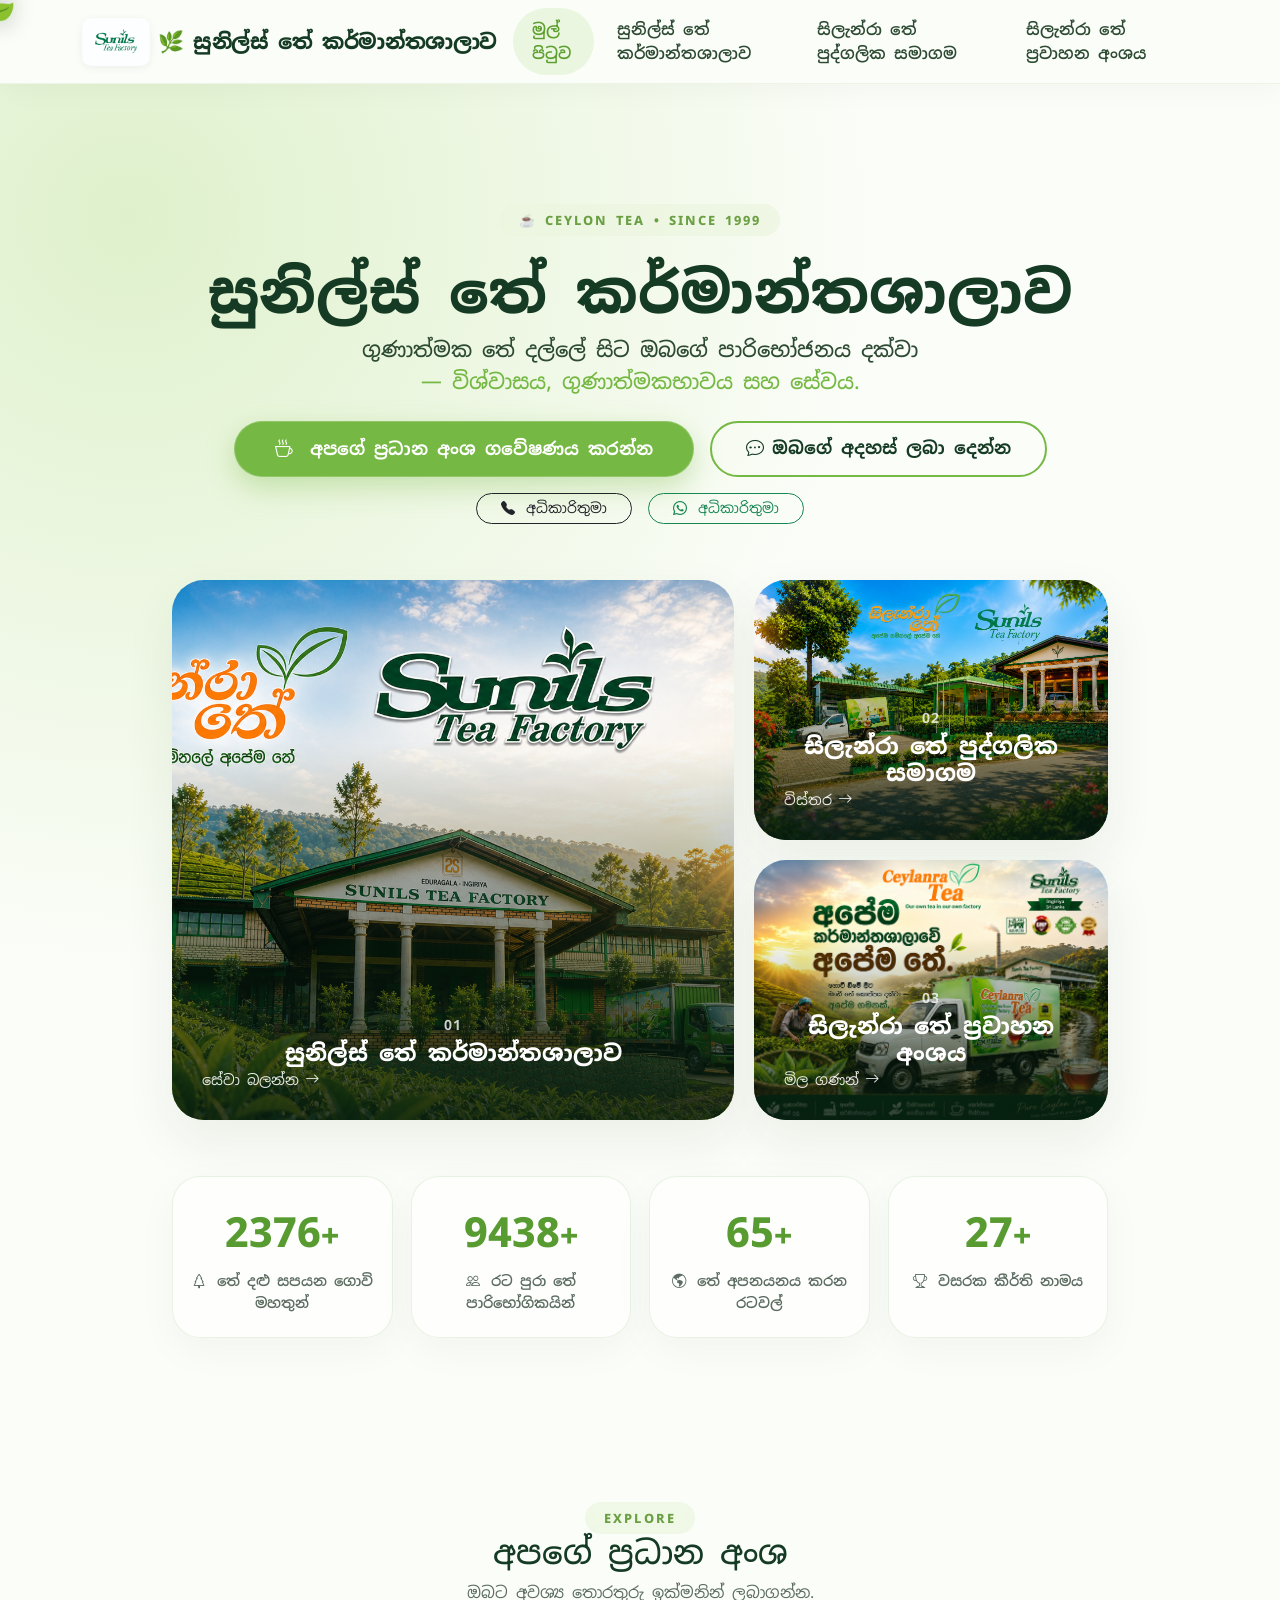
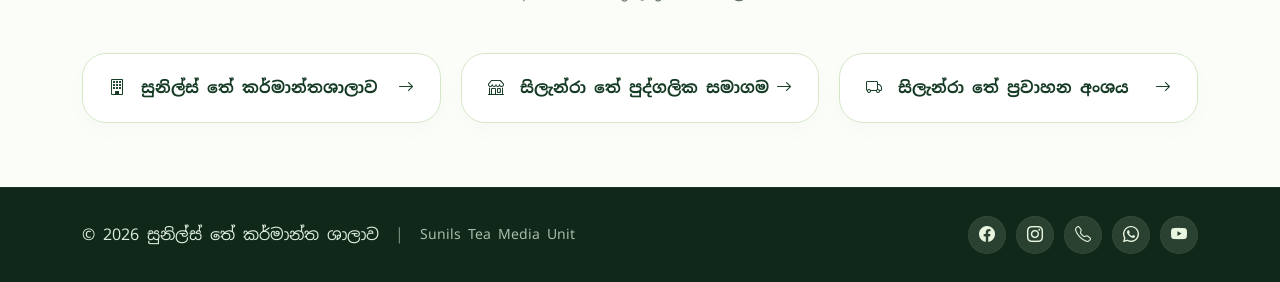
<file: index.html>
<!doctype html>
<html lang="si">
<head>
    <meta charset="utf-8">
    <meta name="viewport" content="width=device-width, initial-scale=1">
    <title>සුනිල්ස් තේ කර්මාන්ත ශාලාව</title>

    <!-- Bootstrap 5 + Icons -->
    <link href="https://cdn.jsdelivr.net/npm/bootstrap@5.3.3/dist/css/bootstrap.min.css" rel="stylesheet">
    <link rel="stylesheet" href="https://cdn.jsdelivr.net/npm/bootstrap-icons@1.11.3/font/bootstrap-icons.min.css">

    <!-- Google Font (Sinhala) -->
    <link href="https://fonts.googleapis.com/css2?family=Noto+Sans+Sinhala:wght@400;500;600;700;800&display=swap" rel="stylesheet">

    <style>
        /* ----- ROOT VARIABLES ----- */
        :root {
            --leaf: #75b843;
            --deep: #163b25;
            --mint: #eaf6df;
            --ink: #173126;
            --cream: #fbfdf8;
            --gold: #d4a843;
        }

        * {
            margin: 0;
            padding: 0;
            box-sizing: border-box;
        }

        body {
            font-family: "Noto Sans Sinhala", sans-serif;
            background: var(--cream);
            color: var(--ink);
            overflow-x: hidden;
            cursor: none;
            /* Hide default cursor */;
        }

        /* ----- CUSTOM CURSOR (🍃) ----- */
        #cursor-leaf {
            position: fixed;
            font-size: 2.4rem;
            pointer-events: none;
            z-index: 99999;
            filter: drop-shadow(0 4px 10px rgba(0, 40, 0, 0.25));
            transform: translate(-50%, -50%);
            transition: transform 0.08s ease;
        }

        /* ----- TRAIL LEAVES (follow cursor with wind) ----- */
        .trail-leaf {
            position: fixed;
            pointer-events: none;
            z-index: 9999;
            font-size: 1.2rem;
            opacity: 0.8;
            transform: translate(-50%, -50%);
            filter: drop-shadow(0 2px 6px rgba(0, 0, 0, 0.15));
            will-change: transform;
        }

        /* ----- FALLING LEAVES (top to bottom) ----- */
        .falling-leaf {
            position: fixed;
            top: -60px;
            pointer-events: none;
            z-index: 9998;
            font-size: 1.8rem;
            animation: fall linear forwards;
            will-change: transform;
            filter: drop-shadow(0 4px 12px rgba(0, 40, 0, 0.2));
        }

        @keyframes fall {
            0% {
                transform: translateY(-60px) translateX(0) rotate(0deg) scale(0.8);
                opacity: 0.9;
            }
            20% {
                transform: translateY(20vh) translateX(60px) rotate(120deg) scale(1.1);
            }
            40% {
                transform: translateY(40vh) translateX(-40px) rotate(240deg) scale(0.9);
            }
            60% {
                transform: translateY(60vh) translateX(70px) rotate(360deg) scale(1.05);
            }
            80% {
                transform: translateY(80vh) translateX(-30px) rotate(480deg) scale(0.95);
            }
            100% {
                transform: translateY(110vh) translateX(40px) rotate(600deg) scale(0.7);
                opacity: 0;
            }
        }

        /* ----- GLASS NAVBAR (Bootstrap Enhanced) ----- */
        .glass-nav {
            background: rgba(251, 253, 248, 0.85);
            backdrop-filter: blur(16px) saturate(180%);
            border-bottom: 1px solid rgba(220, 235, 211, 0.5);
            box-shadow: 0 4px 30px rgba(0, 20, 0, 0.04);
            z-index: 9997;
            position: relative;
        }

        .navbar-brand img {
            height: 48px;
            width: auto;
            border-radius: 10px;
            transition: transform 0.25s ease;
            box-shadow: 0 2px 8px rgba(0, 0, 0, 0.06);
        }
        .navbar-brand img:hover {
            transform: scale(1.05);
        }
        .navbar-brand .brand-text {
            font-size: 1.3rem;
            font-weight: 800;
            color: var(--deep);
            letter-spacing: -0.4px;
        }
        .nav-link {
            color: #2d4a33 !important;
            font-weight: 600;
            padding: 0.6rem 1.2rem !important;
            border-radius: 40px;
            transition: all 0.2s ease;
        }
        .nav-link:hover,
        .nav-link.active {
            background: var(--mint);
            color: #5d9f2e !important;
        }

        /* ----- HERO SECTION (100vh Full Cover) ----- */
        .hero-full {
            min-height: 100vh;
            display: flex;
            align-items: center;
            justify-content: center;
            position: relative;
            z-index: 1;
            background: radial-gradient(circle at 10% 10%, #dff1cc 0%, #fbfdf8 45%),
                linear-gradient(180deg, #eff8e8, #fbfdf8);
            padding: 120px 0 80px;
            overflow: hidden;
        }

        .hero-full .hero-content {
            max-width: 960px;
            margin: 0 auto;
            text-align: center;
            position: relative;
            z-index: 2;
        }

        .eyebrow {
            font-size: 0.8rem;
            letter-spacing: 0.16em;
            font-weight: 800;
            color: #6b9f43;
            text-transform: uppercase;
            background: rgba(235, 246, 223, 0.7);
            padding: 0.4rem 1.2rem;
            border-radius: 40px;
            backdrop-filter: blur(4px);
            display: inline-block;
        }

        .hero-full h1 {
            color: var(--deep);
            font-weight: 800;
            line-height: 1.15;
            font-size: 3.6rem;
        }
        .hero-full .lead {
            font-size: 1.3rem;
            color: #2d4a33;
            max-width: 700px;
            margin-left: auto;
            margin-right: auto;
            font-weight: 500;
        }

        /* ----- BUTTONS ----- */
        .btn-leaf {
            background: var(--leaf);
            border: 0;
            color: white;
            font-weight: 700;
            border-radius: 60px;
            padding: 14px 40px;
            box-shadow: 0 10px 28px rgba(117, 184, 67, 0.35);
            transition: all 0.25s ease;
            font-size: 1.1rem;
            text-decoration: none;
            display: inline-block;
            border: 1px solid rgba(255, 255, 255, 0.2);
        }
        .btn-leaf:hover {
            background: #5e9d34;
            color: white;
            transform: translateY(-4px) scale(1.02);
            box-shadow: 0 18px 40px rgba(117, 184, 67, 0.45);
        }
        .btn-outline-leaf {
            background: transparent;
            border: 2px solid var(--leaf);
            color: var(--deep);
            font-weight: 700;
            border-radius: 60px;
            padding: 12px 34px;
            transition: all 0.25s ease;
            font-size: 1.1rem;
            text-decoration: none;
            display: inline-block;
        }
        .btn-outline-leaf:hover {
            background: var(--leaf);
            color: white;
            transform: translateY(-4px);
            box-shadow: 0 12px 32px rgba(117, 184, 67, 0.3);
        }

        /* ----- BENTO GRID ----- */
        .bento-grid {
            display: grid;
            grid-template-columns: 1.35fr 0.85fr;
            grid-template-rows: 260px 260px;
            gap: 20px;
            margin-top: 3.5rem;
        }
        .bento-card {
            position: relative;
            display: block;
            overflow: hidden;
            border-radius: 32px;
            min-height: 260px;
            box-shadow: 0 20px 50px rgba(36, 77, 36, 0.08);
            text-decoration: none;
            transition: transform 0.35s cubic-bezier(0.34, 1.56, 0.64, 1), box-shadow 0.35s ease;
            cursor: none;
        }
        .bento-card:hover {
            transform: translateY(-6px) scale(1.01);
            box-shadow: 0 30px 70px rgba(36, 77, 36, 0.15);
        }
        .bento-lg {
            grid-row: span 2;
        }
        .bento-card img {
            width: 100%;
            height: 100%;
            object-fit: cover;
            transition: transform 0.8s ease;
        }
        .bento-card:hover img {
            transform: scale(1.08);
        }
        .overlay {
            position: absolute;
            inset: 0;
            padding: 30px;
            display: flex;
            flex-direction: column;
            justify-content: end;
            color: white;
            background: linear-gradient(transparent 30%, rgba(8, 30, 17, 0.85));
        }
        .overlay small {
            font-weight: 700;
            opacity: 0.8;
            letter-spacing: 1px;
        }
        .overlay h3 {
            font-weight: 800;
            margin: 4px 0 2px;
            font-size: 1.4rem;
        }
        .overlay span {
            font-size: 0.9rem;
            opacity: 0.9;
            display: flex;
            align-items: center;
            gap: 6px;
        }

        /* ----- STATS GRID ----- */
        .stats-grid {
            display: grid;
            grid-template-columns: repeat(4, 1fr);
            gap: 18px;
            margin-top: 3.5rem;
        }
        .stat-card {
            background: rgba(255, 255, 255, 0.7);
            backdrop-filter: blur(8px);
            border: 1px solid rgba(223, 237, 214, 0.7);
            border-radius: 28px;
            padding: 24px 16px;
            text-align: center;
            box-shadow: 0 12px 40px rgba(36, 77, 36, 0.04);
            transition: all 0.3s ease;
            cursor: none;
        }
        .stat-card:hover {
            transform: translateY(-6px);
            background: white;
            box-shadow: 0 20px 50px rgba(36, 77, 36, 0.08);
        }
        .counter {
            display: inline;
            font-size: 2.6rem;
            font-weight: 800;
            color: #589b31;
        }
        .stat-card>span {
            font-size: 2rem;
            font-weight: 800;
            color: #589b31;
        }
        .stat-card p {
            margin: 0.4rem 0 0;
            color: #5d6d62;
            font-size: 0.9rem;
            font-weight: 600;
        }

        /* ----- QUICK LINKS (Below Hero) ----- */
        .quick-section {
            padding: 60px 0 40px;
            position: relative;
            z-index: 1;
            background: rgba(251, 253, 248, 0.6);
            backdrop-filter: blur(4px);
        }
        .quick-links {
            display: grid;
            grid-template-columns: repeat(3, 1fr);
            gap: 20px;
        }
        .quick-btn {
            background: white;
            border: 1px solid #d4e8c8;
            padding: 22px 26px;
            border-radius: 24px;
            color: var(--deep);
            text-decoration: none;
            font-weight: 700;
            display: flex;
            justify-content: space-between;
            align-items: center;
            transition: all 0.25s ease;
            box-shadow: 0 8px 24px rgba(0, 0, 0, 0.02);
            cursor: none;
        }
        .quick-btn:hover {
            transform: translateY(-4px);
            background: var(--mint);
            color: var(--deep);
            border-color: var(--leaf);
            box-shadow: 0 16px 40px rgba(117, 184, 67, 0.12);
        }

        /* ----- FOOTER ----- */
        .footer {
            background: #0f281a;
            color: #dcebdc;
            padding: 28px 0;
            margin-top: 0;
            position: relative;
            z-index: 1;
            border-top: 1px solid rgba(255, 255, 255, 0.05);
        }
        .socials {
            display: flex;
            gap: 10px;
        }
        .socials a {
            width: 38px;
            height: 38px;
            border-radius: 50%;
            background: rgba(233, 246, 223, 0.12);
            color: #e9f6df;
            display: grid;
            place-items: center;
            text-decoration: none;
            font-weight: 700;
            transition: all 0.2s ease;
            backdrop-filter: blur(4px);
            border: 1px solid rgba(255, 255, 255, 0.05);
            cursor: none;
        }
        .socials a:hover {
            background: var(--leaf);
            color: white;
            transform: translateY(-3px);
        }

        /* ----- RESPONSIVE ----- */
        @media (max-width: 992px) {
            .hero-full h1 {
                font-size: 2.8rem;
            }
        }
        @media (max-width: 768px) {
            .bento-grid {
                grid-template-columns: 1fr;
                grid-template-rows: repeat(3, 220px);
            }
            .bento-lg {
                grid-row: auto;
            }
            .stats-grid {
                grid-template-columns: 1fr 1fr;
            }
            .quick-links {
                grid-template-columns: 1fr 1fr;
            }
            .hero-full {
                padding: 100px 0 40px;
            }
            .hero-full h1 {
                font-size: 2.2rem;
            }
            #cursor-leaf {
                font-size: 1.8rem;
            }
            .trail-leaf {
                font-size: 0.9rem !important;
            }
            .falling-leaf {
                font-size: 1.2rem !important;
            }
        }
        @media (max-width: 520px) {
            .stats-grid {
                grid-template-columns: 1fr;
            }
            .quick-links {
                grid-template-columns: 1fr;
            }
            .hero-full h1 {
                font-size: 1.8rem;
            }
            .bento-grid {
                grid-template-rows: repeat(3, 180px);
            }
            .navbar-brand .brand-text {
                font-size: 1rem;
            }
            .navbar-brand img {
                height: 36px;
            }
        }

        /* ----- SCROLLBAR ----- */
        ::-webkit-scrollbar {
            width: 6px;
        }
        ::-webkit-scrollbar-track {
            background: #f0f4eb;
        }
        ::-webkit-scrollbar-thumb {
            background: #4caf50;
            border-radius: 10px;
        }
    </style>
</head>
<body>

    
    <div id="cursor-leaf">🍃</div>

    
    <div id="trail-container"></div>

    
    <nav class="navbar navbar-expand-lg glass-nav sticky-top">
        <div class="container">
            <a class="navbar-brand fw-bold d-flex align-items-center gap-2" href="#">
                <img src="assets/IMG/logo1.jpg" alt="Sunils Tea Logo">
                <span class="brand-text">🌿 සුනිල්ස් තේ කර්මාන්තශාලාව</span>
            </a>
            <button class="navbar-toggler border-0" data-bs-toggle="collapse" data-bs-target="#nav">
                <span class="navbar-toggler-icon"></span>
            </button>
            <div id="nav" class="collapse navbar-collapse">
                <ul class="navbar-nav ms-auto gap-1">
                    <li class="nav-item"><a class="nav-link active" href="#">මුල් පිටුව</a></li>
                    <li class="nav-item"><a class="nav-link" href="sunils.html">සුනිල්ස් තේ කර්මාන්තශාලාව</a></li>
                    <li class="nav-item"><a class="nav-link" href="sirendra.html">සිලැන්රා තේ පුද්ගලික සමාගම</a></li>
                    <li class="nav-item"><a class="nav-link" href="transport.html">සිලැන්රා තේ ප්‍රවාහන අංශය</a></li>
                </ul>
            </div>
        </div>
    </nav>

    <!-- ===== HERO FULL COVER ===== -->
    <header class="hero-full">
        <div class="container hero-content">
            <span class="eyebrow mb-3">☕ CEYLON TEA • SINCE 1999</span>
            <h1 class="display-3 fw-800 mt-2">
                සුනිල්ස් තේ කර්මාන්තශාලාව
            </h1>
            <p class="lead mb-4">
                ගුණාත්මක තේ දල්ලේ සිට ඔබගේ පාරිභෝජනය දක්වා
                <br class="d-none d-md-block">
                <span class="fw-800" style="color: var(--leaf);">— විශ්වාසය, ගුණාත්මකභාවය සහ සේවය.</span>
            </p>
            <div class="d-flex flex-wrap justify-content-center gap-3 mt-3">
                <a href="#explore" class="btn-leaf">
                    <i class="bi bi-cup-hot me-2"></i> අපගේ  ප්‍රධාන අංශ ගවේෂණය කරන්න
                </a>
                <a href="https://forms.google.com/" target="_blank" class="btn-outline-leaf">
                    <i class="bi bi-chat-dots me-2"></i>ඔබගේ අදහස් ලබා දෙන්න
                </a>
            </div>
            <!-- ===== NEW BUTTONS: CALL & WHATSAPP (අධිකාරිතුමා) ===== -->
            <div class="d-flex justify-content-center gap-3 mt-3">
                <a href="tel:0763335365" class="btn btn-sm btn-outline-dark rounded-pill px-4">
                    <i class="bi bi-telephone-fill me-1"></i> අධිකාරිතුමා
                </a>
                <a href="https://wa.me/94763335365" target="_blank" class="btn btn-sm btn-outline-success rounded-pill px-4">
                    <i class="bi bi-whatsapp me-1"></i> අධිකාරිතුමා
                </a>
            </div>

            
            <div class="bento-grid">
                <a class="bento-card bento-lg" href="sunils.html">
                    <img src="assets/IMG/sunils.png" alt="Tea Factory">
                    <div class="overlay">
                        <small>01</small>
                        <h3>සුනිල්ස් තේ කර්මාන්තශාලාව</h3>
                        <span>සේවා බලන්න <i class="bi bi-arrow-right"></i></span>
                    </div>
                </a>
                <a class="bento-card" href="sirendra.html">
                    <img src="assets/IMG/Sunils Tea Center.png" alt="Ceylon Tea">
                    <div class="overlay">
                        <small>02</small>
                        <h3>සිලැන්රා තේ පුද්ගලික සමාගම</h3>
                        <span>විස්තර <i class="bi bi-arrow-right"></i></span>
                    </div>
                </a>
                <a class="bento-card" href="transport.html">
                    <img src="assets/IMG/delivert1.png" alt="Tea Transport">
                    <div class="overlay">
                        <small>03</small>
                        <h3>සිලැන්රා තේ ප්‍රවාහන අංශය</h3>
                        <span>මිල ගණන් <i class="bi bi-arrow-right"></i></span>
                    </div>
                </a>
            </div>

            <!-- Stats -->
            <div class="stats-grid">
                <div class="stat-card">
                    <div class="counter" data-target="2500">0</div><span>+</span>
                    <p><i class="bi bi-tree me-1"></i> තේ දළු සපයන ගොවි මහතුන්</p>
                </div>
                <div class="stat-card">
                    <div class="counter" data-target="10000">0</div><span>+</span>
                    <p><i class="bi bi-people me-1"></i> රට පුරා තේ පාරිභෝගිකයින්</p>
                </div>
                <div class="stat-card">
                    <div class="counter" data-target="65">0</div><span>+</span>
                    <p><i class="bi bi-globe-americas me-1"></i> තේ අපනයනය කරන රටවල්</p>
                </div>
                <div class="stat-card">
                    <div class="counter" data-target="27">0</div><span>+</span>
                    <p><i class="bi bi-trophy me-1"></i> වසරක කීර්ති නාමය</p>
                </div>
            </div>
        </div>
    </header>

   
    <section id="explore" class="quick-section">
        <div class="container py-4">
            <div class="text-center mb-5">
                <span class="eyebrow">EXPLORE</span>
                <h2 class="fw-800" style="color: var(--deep);">අපගේ ප්‍රධාන අංශ</h2>
                <p style="color: #5d6d62;">ඔබට අවශ්‍ය තොරතුරු ඉක්මනින් ලබාගන්න.</p>
            </div>
            <div class="quick-links">
                <a href="sunils.html" class="quick-btn">
                    <span><i class="bi bi-building me-2"></i> සුනිල්ස් තේ කර්මාන්තශාලාව</span>
                    <i class="bi bi-arrow-right"></i>
                </a>
                <a href="sirendra.html" class="quick-btn">
                    <span><i class="bi bi-shop me-2"></i> සිලැන්රා තේ පුද්ගලික සමාගම</span>
                    <i class="bi bi-arrow-right"></i>
                </a>
                <a href="transport.html" class="quick-btn">
                    <span><i class="bi bi-truck me-2"></i> සිලැන්රා තේ ප්‍රවාහන අංශය</span>
                    <i class="bi bi-arrow-right"></i>
                </a>
            </div>
        </div>
    </section>

    
    <footer class="footer">
        <div class="container d-flex flex-wrap justify-content-between align-items-center gap-3">
            <div class="d-flex align-items-center gap-3">
                <span>© 2026 සුනිල්ස් තේ කර්මාන්ත ශාලාව</span>
                <span class="d-none d-sm-inline opacity-50">|</span>
                <span class="opacity-75 small">Sunils Tea Media Unit</span>
            </div>
            <div class="socials">
                <a href="#" aria-label="Facebook"><i class="bi bi-facebook"></i></a>
                <a href="#" aria-label="Instagram"><i class="bi bi-instagram"></i></a>
                <a href="tel:+94342269587" aria-label="Hotline"><i class="bi bi-telephone"></i></a>
                <a href="https://wa.me/94763597334" aria-label="WhatsApp"><i class="bi bi-whatsapp"></i></a>
                <a href="#" aria-label="YouTube"><i class="bi bi-youtube"></i></a>
            </div>
        </div>
    </footer>

    
    <script src="https://cdn.jsdelivr.net/npm/bootstrap@5.3.3/dist/js/bootstrap.bundle.min.js">
    </script>

    
    <script>
        (function() {
            "use strict";

            
            const cursorLeaf = document.getElementById('cursor-leaf');
            let cursorX = -100,
                cursorY = -100;

            document.addEventListener('mousemove', (e) => {
                cursorX = e.clientX;
                cursorY = e.clientY;
                cursorLeaf.style.left = cursorX + 'px';
                cursorLeaf.style.top = cursorY + 'px';
            });

            
            document.addEventListener('mouseleave', () => {
                cursorLeaf.style.opacity = '0';
            });
            document.addEventListener('mouseenter', () => {
                cursorLeaf.style.opacity = '1';
            });

            
            const trailContainer = document.getElementById('trail-container');
            const trailLength = 14;
            let trailPositions = [];
            let trailElements = [];

            for (let i = 0; i < trailLength; i++) {
                const el = document.createElement('div');
                el.className = 'trail-leaf';
                el.textContent = ['🍃', '🌿', '🍂', '🌱'][i % 4];
                const scale = 1 - (i / trailLength) * 0.65;
                const opacity = 0.85 - (i / trailLength) * 0.7;
                el.style.fontSize = `${24 * scale}px`;
                el.style.opacity = opacity;
                el.style.transform = `rotate(${i * 18}deg)`;
                trailContainer.appendChild(el);
                trailElements.push(el);
                trailPositions.push({ x: -100, y: -100 });
            }

            // Shift positions for trail effect
            document.addEventListener('mousemove', (e) => {
                trailPositions.unshift({ x: e.clientX, y: e.clientY });
                trailPositions.pop();
            });

            let windAngle = 0;

            function updateTrail() {
                windAngle += 0.025;
                const wind = Math.sin(windAngle) * 18;

                trailElements.forEach((el, index) => {
                    const pos = trailPositions[index] || trailPositions[trailPositions.length - 1];
                    const delayOffset = index * 1.2;
                    const windOffset = wind * (1 + index * 0.15);

                    el.style.left = (pos.x + windOffset) + 'px';
                    el.style.top = (pos.y + delayOffset) + 'px';
                    el.style.transform =
                        `rotate(${index * 22 + wind * 1.5}deg) scale(${1 - index * 0.035})`;
                });

                requestAnimationFrame(updateTrail);
            }
            updateTrail();

            
            const leafEmojis = ['🍃', '🌿', '🍂', '🌱'];

            function spawnLeaf() {
                const leaf = document.createElement('div');
                leaf.className = 'falling-leaf';
                leaf.textContent = leafEmojis[Math.floor(Math.random() * leafEmojis.length)];

                const size = 18 + Math.random() * 34;
                leaf.style.fontSize = size + 'px';
                leaf.style.left = (Math.random() * 100) + '%';

                
                const duration = 8 + Math.random() * 14;
                leaf.style.animationDuration = duration + 's';
                leaf.style.animationDelay = (Math.random() * 3) + 's';

                
                leaf.style.transform = `rotate(${Math.random() * 360}deg)`;

                document.body.appendChild(leaf);

                // Clean up after animation ends
                setTimeout(() => {
                    if (leaf.parentNode) leaf.remove();
                }, (duration + 4) * 1000);
            }

            
            for (let i = 0; i < 20; i++) {
                setTimeout(spawnLeaf, i * 200);
            }

            // Continuously spawn leaves
            setInterval(() => {
                const count = 1 + Math.floor(Math.random() * 3);
                for (let i = 0; i < count; i++) {
                    setTimeout(spawnLeaf, i * 150);
                }
            }, 800);

            
            function animateCounters() {
                const counters = document.querySelectorAll('.counter');
                counters.forEach(counter => {
                    const target = parseInt(counter.dataset.target);
                    let current = 0;
                    const increment = Math.max(1, Math.ceil(target / 70));
                    const timer = setInterval(() => {
                        current += increment;
                        if (current >= target) {
                            counter.textContent = target;
                            clearInterval(timer);
                        } else {
                            counter.textContent = current;
                        }
                    }, 20);
                });
            }

            
            if (document.readyState === 'complete') {
                animateCounters();
            } else {
                window.addEventListener('load', animateCounters);
            }

            console.log('🍃 Tea leaf cursor, wind trail, and falling leaves activated!');

        })();
    </script>

</body>  
</html>
</file>
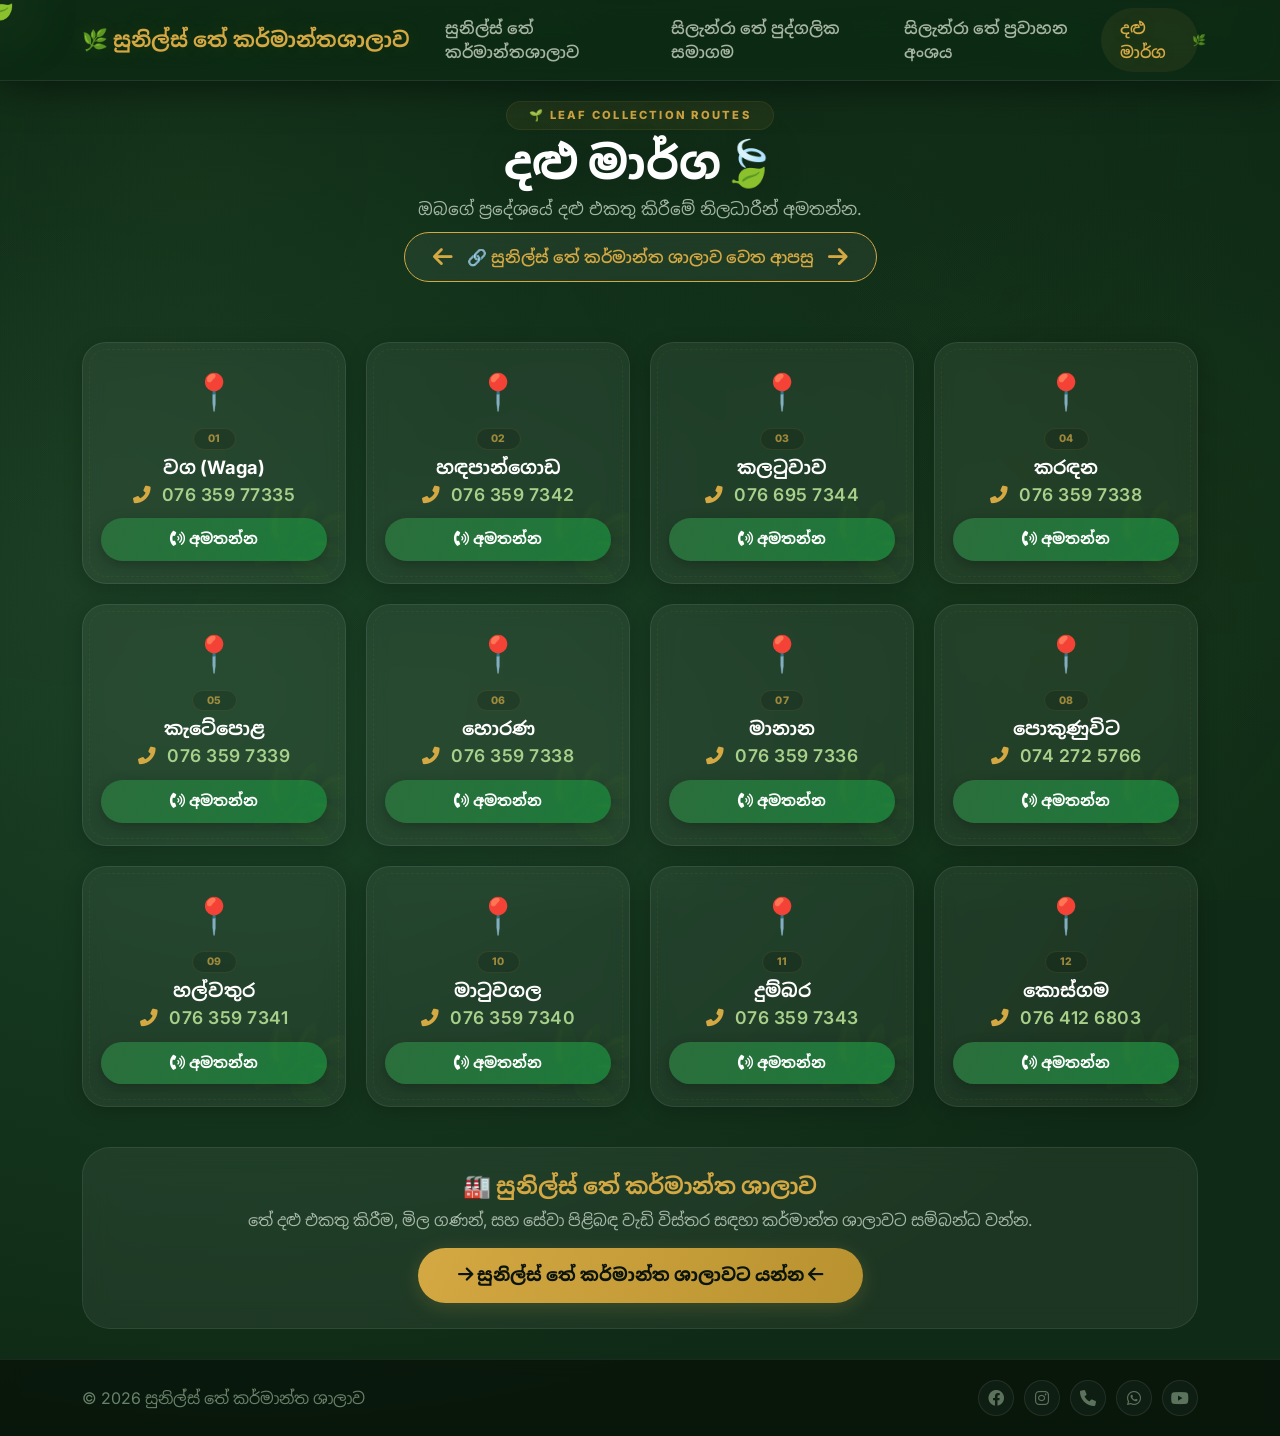
<file: Leaf routes.html>
<!DOCTYPE html>
<html lang="si">
<head>
    <meta charset="UTF-8">
    <meta name="viewport" content="width=device-width, initial-scale=1.0">
    <title>දළු මාර්ග | Leaf Routes – Sunil's Tea Factory</title>

    <!-- Bootstrap 5 -->
    <link href="https://cdn.jsdelivr.net/npm/bootstrap@5.3.3/dist/css/bootstrap.min.css" rel="stylesheet">
    <!-- Font Awesome -->
    <link rel="stylesheet" href="https://cdnjs.cloudflare.com/ajax/libs/font-awesome/6.0.0-beta3/css/all.min.css">
    <!-- Google Fonts -->
    <link href="https://fonts.googleapis.com/css2?family=Inter:opsz,wght@14..32,400;14..32,600;14..32,700;14..32,800&family=Noto+Sans+Sinhala:wght@400;500;600;700&display=swap" rel="stylesheet">

    <style>
        /* ===== TEA LEAF THEME ===== */
        :root {
            --tea-dark: #0f2a16;
            --tea-mid: #1f4028;
            --tea-green: #4c8b3a;
            --tea-light: #75b843;
            --tea-pale: #a8d08a;
            --gold: #d4a843;
            --card-glass: rgba(255, 255, 255, 0.06);
            --border-glass: rgba(255, 255, 255, 0.08);
        }

        * {
            margin: 0;
            padding: 0;
            box-sizing: border-box;
        }

        body {
            font-family: 'Inter', 'Noto Sans Sinhala', sans-serif;
            min-height: 100vh;
            background: radial-gradient(ellipse at 20% 50%, #1a4025 0%, var(--tea-dark) 70%);
            color: #e8f0e0;
            overflow-x: hidden;
            cursor: none;
            position: relative;
        }

        /* ===== FULL PAGE LEAF PATTERN OVERLAY ===== */
        body::before {
            content: "";
            position: fixed;
            top: 0;
            left: 0;
            width: 100%;
            height: 100%;
            z-index: 0;
            pointer-events: none;
            background:
                radial-gradient(circle at 15% 20%, rgba(117, 184, 67, 0.04) 0%, transparent 30%),
                radial-gradient(circle at 85% 70%, rgba(117, 184, 67, 0.05) 0%, transparent 35%),
                radial-gradient(circle at 45% 85%, rgba(168, 208, 138, 0.03) 0%, transparent 28%),
                radial-gradient(circle at 70% 15%, rgba(75, 139, 58, 0.04) 0%, transparent 32%),
                radial-gradient(circle at 5% 60%, rgba(168, 208, 138, 0.03) 0%, transparent 25%),
                radial-gradient(circle at 95% 40%, rgba(75, 139, 58, 0.03) 0%, transparent 30%);
        }

        /* ===== FLOATING LEAF PARTICLES ===== */
        .leaf-particle {
            position: fixed;
            font-size: 1.8rem;
            pointer-events: none;
            z-index: 0;
            opacity: 0.08;
            animation: leafFloat linear infinite;
            will-change: transform;
            filter: drop-shadow(0 0 8px rgba(117, 184, 67, 0.1));
        }

        @keyframes leafFloat {
            0% {
                transform: translateY(-20vh) rotate(0deg) scale(0.8);
                opacity: 0.02;
            }
            25% {
                transform: translateY(20vh) translateX(80px) rotate(90deg) scale(1.2);
                opacity: 0.12;
            }
            50% {
                transform: translateY(50vh) translateX(-60px) rotate(180deg) scale(0.9);
                opacity: 0.08;
            }
            75% {
                transform: translateY(75vh) translateX(90px) rotate(270deg) scale(1.1);
                opacity: 0.15;
            }
            100% {
                transform: translateY(110vh) translateX(-40px) rotate(360deg) scale(0.7);
                opacity: 0.02;
            }
        }

        /* ===== CUSTOM LEAF CURSOR ===== */
        #cursor-leaf {
            position: fixed;
            font-size: 2.2rem;
            pointer-events: none;
            z-index: 99999;
            filter: drop-shadow(0 0 30px rgba(117, 184, 67, 0.5));
            transform: translate(-50%, -50%);
            transition: transform 0.06s ease;
        }

        /* ===== TRAIL LEAVES ===== */
        .trail-leaf {
            position: fixed;
            pointer-events: none;
            z-index: 9998;
            font-size: 1rem;
            opacity: 0.6;
            transform: translate(-50%, -50%);
            filter: drop-shadow(0 0 8px rgba(117, 184, 67, 0.2));
            will-change: transform;
        }

        /* ===== FALLING LEAVES ===== */
        .falling-leaf {
            position: fixed;
            top: -60px;
            pointer-events: none;
            z-index: 9997;
            font-size: 1.8rem;
            animation: fall linear forwards;
            will-change: transform;
            filter: drop-shadow(0 0 18px rgba(117, 184, 67, 0.2));
            opacity: 0.6;
        }

        @keyframes fall {
            0% {
                transform: translateY(-60px) translateX(0) rotate(0deg) scale(0.8);
                opacity: 0.8;
            }
            20% {
                transform: translateY(20vh) translateX(60px) rotate(120deg) scale(1.1);
            }
            40% {
                transform: translateY(40vh) translateX(-40px) rotate(240deg) scale(0.9);
            }
            60% {
                transform: translateY(60vh) translateX(70px) rotate(360deg) scale(1.05);
            }
            80% {
                transform: translateY(80vh) translateX(-30px) rotate(480deg) scale(0.95);
            }
            100% {
                transform: translateY(110vh) translateX(40px) rotate(600deg) scale(0.6);
                opacity: 0;
            }
        }

        /* ===== GLASS NAVBAR ===== */
        .glass-nav {
            background: rgba(15, 42, 22, 0.85);
            backdrop-filter: blur(18px) saturate(180%);
            border-bottom: 1px solid var(--border-glass);
            box-shadow: 0 4px 40px rgba(0, 0, 0, 0.5);
            z-index: 9996;
            position: relative;
        }

        .navbar-brand {
            font-weight: 800;
            color: var(--gold) !important;
            font-size: 1.3rem;
            display: flex;
            align-items: center;
            gap: 10px;
            transition: transform 0.2s;
            text-shadow: 0 0 20px rgba(212, 168, 67, 0.1);
        }
        .navbar-brand:hover {
            transform: translateX(-4px);
        }

        .nav-link {
            color: rgba(232, 240, 224, 0.7) !important;
            font-weight: 600;
            padding: 0.5rem 1.2rem !important;
            border-radius: 40px;
            transition: all 0.25s ease;
            position: relative;
        }
        .nav-link::after {
            content: "🌿";
            position: absolute;
            right: -8px;
            top: 50%;
            transform: translateY(-50%) scale(0);
            font-size: 0.7rem;
            opacity: 0;
            transition: all 0.3s ease;
        }
        .nav-link:hover::after,
        .nav-link.active::after {
            transform: translateY(-50%) scale(1);
            opacity: 0.8;
        }
        .nav-link:hover,
        .nav-link.active {
            color: var(--tea-pale) !important;
            background: rgba(117, 184, 67, 0.12);
            text-shadow: 0 0 20px rgba(117, 184, 67, 0.1);
        }
        .nav-link.active {
            color: var(--gold) !important;
            background: rgba(212, 168, 67, 0.08);
        }

        /* ===== PAGE HEADER ===== */
        .page-header {
            text-align: center;
            padding: 20px 0 10px;
            position: relative;
            z-index: 1;
        }
        .page-header .eyebrow {
            font-size: 0.7rem;
            letter-spacing: 0.2em;
            font-weight: 800;
            color: var(--gold);
            text-transform: uppercase;
            background: rgba(212, 168, 67, 0.08);
            padding: 0.3rem 1.4rem;
            border-radius: 40px;
            border: 1px solid rgba(212, 168, 67, 0.1);
            display: inline-block;
            margin-bottom: 8px;
        }
        .page-header h1 {
            font-weight: 800;
            color: #ffffff;
            font-size: 2.8rem;
            line-height: 1.15;
            text-shadow: 0 0 40px rgba(0, 0, 0, 0.3);
        }
        .page-header h1::after {
            content: " 🍃";
            display: inline-block;
            animation: leafWiggle 4s ease-in-out infinite;
        }
        @keyframes leafWiggle {
            0%,
            100% {
                transform: rotate(0deg);
            }
            50% {
                transform: rotate(15deg);
            }
        }
        .page-header p {
            font-size: 1.05rem;
            color: rgba(200, 215, 200, 0.8);
            max-width: 600px;
            margin: 0 auto;
        }

        /* ===== CONNECTION BADGE (Sunils Link) ===== */
        .connection-badge {
            background: var(--card-glass);
            backdrop-filter: blur(12px);
            border: 1px solid var(--gold);
            border-radius: 60px;
            padding: 12px 28px;
            display: inline-flex;
            align-items: center;
            gap: 14px;
            margin: 10px auto 20px;
            transition: all 0.3s ease;
            text-decoration: none;
            color: var(--gold);
            font-weight: 600;
            cursor: none;
        }
        .connection-badge:hover {
            background: rgba(212, 168, 67, 0.12);
            transform: scale(1.03);
            color: var(--gold);
            box-shadow: 0 0 40px rgba(212, 168, 67, 0.08);
        }
        .connection-badge i {
            font-size: 1.4rem;
        }

        /* ===== PHONE DIRECTORY GRID ===== */
        .directory-grid {
            display: grid;
            grid-template-columns: repeat(auto-fill, minmax(250px, 1fr));
            gap: 20px;
            margin-top: 30px;
            position: relative;
            z-index: 1;
        }

        .contact-card {
            background: var(--card-glass);
            backdrop-filter: blur(10px);
            border: 1px solid var(--border-glass);
            border-radius: 24px;
            padding: 22px 18px;
            text-align: center;
            transition: all 0.35s cubic-bezier(0.34, 1.56, 0.64, 1);
            cursor: none;
            box-shadow: 0 4px 20px rgba(0, 0, 0, 0.2);
            color: #e8f0e0;
            position: relative;
            overflow: hidden;
        }
        .contact-card::before {
            content: "🌿";
            position: absolute;
            bottom: -15px;
            right: -10px;
            font-size: 5rem;
            opacity: 0.04;
            transform: rotate(25deg);
            pointer-events: none;
        }
        .contact-card::after {
            content: "";
            position: absolute;
            top: 6px;
            left: 6px;
            right: 6px;
            bottom: 6px;
            border-radius: 18px;
            border: 1.5px dashed rgba(255, 215, 0, 0.05);
            pointer-events: none;
        }
        .contact-card:hover {
            transform: translateY(-8px) scale(1.02);
            border-color: var(--gold);
            background: rgba(30, 60, 35, 0.6);
            box-shadow: 0 8px 35px rgba(0, 0, 0, 0.4);
        }
        .contact-card .icon {
            font-size: 2.2rem;
            display: block;
            margin-bottom: 6px;
            color: var(--gold);
        }
        .contact-card .area-number {
            display: inline-block;
            font-size: 0.65rem;
            font-weight: 800;
            color: var(--gold);
            border: 1px solid rgba(212, 168, 67, 0.15);
            padding: 2px 14px;
            border-radius: 40px;
            letter-spacing: 0.5px;
            opacity: 0.7;
            margin-bottom: 6px;
            background: rgba(0, 0, 0, 0.2);
        }
        .contact-card h4 {
            font-weight: 700;
            font-size: 1.15rem;
            color: #fff;
            margin-bottom: 4px;
        }
        .contact-card .phone {
            font-size: 1.1rem;
            color: var(--tea-pale);
            margin-bottom: 10px;
            font-weight: 600;
            letter-spacing: 0.5px;
        }
        .contact-card .phone i {
            color: var(--gold);
            margin-right: 6px;
        }
        .contact-card .call-btn {
            display: inline-block;
            background: linear-gradient(115deg, #2b6e3c, #1c7a3a);
            color: white;
            font-weight: 700;
            padding: 10px 28px;
            border-radius: 40px;
            text-decoration: none;
            font-size: 0.95rem;
            transition: all 0.25s ease;
            box-shadow: 0 4px 14px rgba(0, 0, 0, 0.25);
            border: none;
            cursor: none;
            width: 100%;
        }
        .contact-card .call-btn:hover {
            background: linear-gradient(115deg, #1e562c, #146b30);
            transform: scale(1.03);
            box-shadow: 0 6px 20px rgba(0, 0, 0, 0.35);
        }
        .contact-card .call-btn:active {
            transform: scale(0.97);
        }

        /* ===== CONNECTION FOOTER CTA ===== */
        .cta-section {
            margin-top: 40px;
            padding: 25px;
            background: var(--card-glass);
            backdrop-filter: blur(12px);
            border-radius: 28px;
            border: 1px solid var(--border-glass);
            text-align: center;
            position: relative;
            z-index: 1;
        }
        .cta-section h3 {
            color: var(--gold);
            font-weight: 700;
            font-size: 1.4rem;
            margin-bottom: 8px;
        }
        .cta-section p {
            color: rgba(200, 215, 200, 0.8);
            margin-bottom: 16px;
        }
        .cta-section .btn-sunils {
            display: inline-block;
            background: linear-gradient(115deg, var(--gold), #b8922f);
            color: #0a140a;
            font-weight: 800;
            padding: 14px 40px;
            border-radius: 60px;
            text-decoration: none;
            font-size: 1.1rem;
            transition: all 0.25s ease;
            box-shadow: 0 4px 20px rgba(212, 168, 67, 0.2);
            cursor: none;
            border: none;
        }
        .cta-section .btn-sunils:hover {
            transform: translateY(-3px) scale(1.02);
            box-shadow: 0 8px 30px rgba(212, 168, 67, 0.35);
            color: #0a140a;
        }

        /* ===== FOOTER ===== */
        .footer {
            background: rgba(5, 13, 5, 0.6);
            backdrop-filter: blur(8px);
            color: rgba(168, 200, 168, 0.6);
            padding: 20px 0;
            border-top: 1px solid var(--border-glass);
            position: relative;
            z-index: 1;
            margin-top: 30px;
        }
        .socials {
            display: flex;
            gap: 10px;
        }
        .socials a {
            width: 36px;
            height: 36px;
            border-radius: 50%;
            background: rgba(255, 255, 255, 0.03);
            color: rgba(168, 200, 168, 0.5);
            display: grid;
            place-items: center;
            text-decoration: none;
            transition: all 0.25s ease;
            border: 1px solid var(--border-glass);
            cursor: none;
            font-weight: 700;
        }
        .socials a:hover {
            background: var(--gold);
            color: #0a140a;
            transform: translateY(-3px);
            box-shadow: 0 0 30px rgba(212, 168, 67, 0.15);
            border-color: var(--gold);
        }

        /* ===== RESPONSIVE ===== */
        @media (max-width: 768px) {
            .page-header h1 {
                font-size: 2rem;
            }
            .directory-grid {
                grid-template-columns: repeat(auto-fill, minmax(200px, 1fr));
                gap: 14px;
            }
            .contact-card {
                padding: 18px 14px;
            }
            .contact-card h4 {
                font-size: 1rem;
            }
            .contact-card .phone {
                font-size: 0.95rem;
            }
            #cursor-leaf {
                font-size: 1.6rem;
            }
            .trail-leaf {
                font-size: 0.8rem !important;
            }
            .connection-badge {
                padding: 10px 20px;
                font-size: 0.9rem;
            }
        }

        @media (max-width: 480px) {
            .page-header h1 {
                font-size: 1.6rem;
            }
            .directory-grid {
                grid-template-columns: 1fr 1fr;
                gap: 10px;
            }
            .contact-card {
                padding: 14px 10px;
                border-radius: 18px;
            }
            .contact-card .call-btn {
                font-size: 0.8rem;
                padding: 8px 12px;
            }
            .contact-card .icon {
                font-size: 1.6rem;
            }
            .contact-card h4 {
                font-size: 0.85rem;
            }
            .contact-card .phone {
                font-size: 0.8rem;
            }
            .cta-section .btn-sunils {
                padding: 12px 24px;
                font-size: 0.95rem;
            }
        }

        ::-webkit-scrollbar {
            width: 4px;
        }
        ::-webkit-scrollbar-track {
            background: var(--tea-dark);
        }
        ::-webkit-scrollbar-thumb {
            background: var(--gold);
            border-radius: 10px;
        }
    </style>
</head>
<body>

    <!-- ===== CURSOR LEAF ===== -->
    <div id="cursor-leaf">🍃</div>

    <!-- ===== TRAIL CONTAINER ===== -->
    <div id="trail-container"></div>

    <!-- ===== FLOATING LEAF PARTICLES ===== -->
    <div id="leaf-particles"></div>

    <!-- ===== NAVBAR ===== -->
    <nav class="navbar navbar-expand-lg glass-nav sticky-top">
        <div class="container">
            <a class="navbar-brand fw-bold" href="index.html">🌿 සුනිල්ස් තේ කර්මාන්තශාලාව</a>
            <button class="navbar-toggler border-0" data-bs-toggle="collapse" data-bs-target="#nav">
                <span class="navbar-toggler-icon" style="filter: invert(0.8);"></span>
            </button>
            <div id="nav" class="collapse navbar-collapse">
                <ul class="navbar-nav ms-auto">
                    <li class="nav-item"><a class="nav-link" href="sunils.html">සුනිල්ස් තේ කර්මාන්තශාලාව</a></li>
                    <li class="nav-item"><a class="nav-link" href="sirendra.html">සිලැන්රා තේ පුද්ගලික සමාගම</a></li>
                    <li class="nav-item"><a class="nav-link" href="transport.html">සිලැන්රා තේ ප්‍රවාහන අංශය</a></li>
                    <li class="nav-item"><a class="nav-link active" href="routes.html">දළු මාර්ග</a></li>
                </ul>
            </div>
        </div>
    </nav>

    <!-- ===== PAGE HEADER ===== -->
    <div class="page-header container">
        <span class="eyebrow">🌱 LEAF COLLECTION ROUTES</span>
        <h1>දළු මාර්ග</h1>
        <p>ඔබගේ ප්‍රදේශයේ දළු එකතු කිරීමේ නිලධාරීන් අමතන්න.</p>

        <!-- Connection Badge to Sunils -->
        <a href="sunils.html" class="connection-badge">
            <i class="fas fa-arrow-left"></i>
            <span>🔗 සුනිල්ස් තේ කර්මාන්ත ශාලාව වෙත ආපසු</span>
            <i class="fas fa-arrow-right"></i>
        </a>
    </div>

    <!-- ===== PHONE DIRECTORY ===== -->
    <div class="container">
        <div class="directory-grid">

            <!-- 1. Waga -->
            <div class="contact-card">
                <span class="icon">📍</span>
                <span class="area-number">01</span>
                <h4>වග (Waga)</h4>
                <div class="phone"><i class="fas fa-phone-alt"></i> 076 359 77335</div>
                <a href="tel:07635977335" class="call-btn"><i class="fas fa-phone-volume"></i> අමතන්න</a>
            </div>

            <!-- 2. Handapangoda -->
            <div class="contact-card">
                <span class="icon">📍</span>
                <span class="area-number">02</span>
                <h4>හඳපාන්ගොඩ</h4>
                <div class="phone"><i class="fas fa-phone-alt"></i> 076 359 7342</div>
                <a href="tel:0763597342" class="call-btn"><i class="fas fa-phone-volume"></i> අමතන්න</a>
            </div>

            <!-- 3. Kalatuwawa -->
            <div class="contact-card">
                <span class="icon">📍</span>
                <span class="area-number">03</span>
                <h4>කලටුවාව</h4>
                <div class="phone"><i class="fas fa-phone-alt"></i> 076 695 7344</div>
                <a href="tel:0766957344" class="call-btn"><i class="fas fa-phone-volume"></i> අමතන්න</a>
            </div>

            <!-- 4. Karandana -->
            <div class="contact-card">
                <span class="icon">📍</span>
                <span class="area-number">04</span>
                <h4>කරඳන</h4>
                <div class="phone"><i class="fas fa-phone-alt"></i> 076 359 7338</div>
                <a href="tel:0763597338" class="call-btn"><i class="fas fa-phone-volume"></i> අමතන්න</a>
            </div>

            <!-- 5. Ketepola -->
            <div class="contact-card">
                <span class="icon">📍</span>
                <span class="area-number">05</span>
                <h4>කැටේපොළ</h4>
                <div class="phone"><i class="fas fa-phone-alt"></i> 076 359 7339</div>
                <a href="tel:0763597339" class="call-btn"><i class="fas fa-phone-volume"></i> අමතන්න</a>
            </div>

            <!-- 6. Horana -->
            <div class="contact-card">
                <span class="icon">📍</span>
                <span class="area-number">06</span>
                <h4>හොරණ</h4>
                <div class="phone"><i class="fas fa-phone-alt"></i> 076 359 7338</div>
                <a href="tel:0763597338" class="call-btn"><i class="fas fa-phone-volume"></i> අමතන්න</a>
            </div>

            <!-- 7. Manana -->
            <div class="contact-card">
                <span class="icon">📍</span>
                <span class="area-number">07</span>
                <h4>මානාන</h4>
                <div class="phone"><i class="fas fa-phone-alt"></i> 076 359 7336</div>
                <a href="tel:0763597336" class="call-btn"><i class="fas fa-phone-volume"></i> අමතන්න</a>
            </div>

            <!-- 8. Pokunuwita -->
            <div class="contact-card">
                <span class="icon">📍</span>
                <span class="area-number">08</span>
                <h4>පොකුණුවිට</h4>
                <div class="phone"><i class="fas fa-phone-alt"></i> 074 272 5766</div>
                <a href="tel:0742725766" class="call-btn"><i class="fas fa-phone-volume"></i> අමතන්න</a>
            </div>

            <!-- 9. Halwatura -->
            <div class="contact-card">
                <span class="icon">📍</span>
                <span class="area-number">09</span>
                <h4>හල්වතුර</h4>
                <div class="phone"><i class="fas fa-phone-alt"></i> 076 359 7341</div>
                <a href="tel:0763597341" class="call-btn"><i class="fas fa-phone-volume"></i> අමතන්න</a>
            </div>

            <!-- 10. Matuwagala -->
            <div class="contact-card">
                <span class="icon">📍</span>
                <span class="area-number">10</span>
                <h4>මාටුවගල</h4>
                <div class="phone"><i class="fas fa-phone-alt"></i> 076 359 7340</div>
                <a href="tel:0763597340" class="call-btn"><i class="fas fa-phone-volume"></i> අමතන්න</a>
            </div>

            <!-- 11. Dumbara -->
            <div class="contact-card">
                <span class="icon">📍</span>
                <span class="area-number">11</span>
                <h4>දුම්බර</h4>
                <div class="phone"><i class="fas fa-phone-alt"></i> 076 359 7343</div>
                <a href="tel:0763597343" class="call-btn"><i class="fas fa-phone-volume"></i> අමතන්න</a>
            </div>

            <!-- 12. Kosgama -->
            <div class="contact-card">
                <span class="icon">📍</span>
                <span class="area-number">12</span>
                <h4>කොස්ගම</h4>
                <div class="phone"><i class="fas fa-phone-alt"></i> 076 412 6803</div>
                <a href="tel:0764126803" class="call-btn"><i class="fas fa-phone-volume"></i> අමතන්න</a>
            </div>

        </div>

        <!-- ===== CTA SECTION: Connect to Sunils ===== -->
        <div class="cta-section">
            <h3>🏭 සුනිල්ස් තේ කර්මාන්ත ශාලාව</h3>
            <p>තේ දළු එකතු කිරීම, මිල ගණන්, සහ සේවා පිළිබඳ වැඩි විස්තර සඳහා කර්මාන්ත ශාලාවට සම්බන්ධ වන්න.</p>
            <a href="sunils.html" class="btn-sunils">
                <i class="fas fa-arrow-right"></i> සුනිල්ස් තේ කර්මාන්ත ශාලාවට යන්න <i class="fas fa-arrow-left"></i>
            </a>
        </div>
    </div>

    <!-- ===== FOOTER ===== -->
    <footer class="footer">
        <div class="container d-flex flex-wrap justify-content-between align-items-center gap-3">
            <div>© 2026 සුනිල්ස් තේ කර්මාන්ත ශාලාව</div>
            <div class="socials">
                <a href="#"><i class="fab fa-facebook"></i></a>
                <a href="#"><i class="fab fa-instagram"></i></a>
                <a href="tel:+94112222222"><i class="fas fa-phone"></i></a>
                <a href="#"><i class="fab fa-whatsapp"></i></a>
                <a href="#"><i class="fab fa-youtube"></i></a>
            </div>
        </div>
    </footer>

    <!-- ===== BOOTSTRAP JS ===== -->
    <script src="https://cdn.jsdelivr.net/npm/bootstrap@5.3.3/dist/js/bootstrap.bundle.min.js">
    </script>

    <!-- ===== ALL JS ===== -->
    <script>
        (function() {
            "use strict";

            // ============================================================
            // 1. FLOATING LEAF PARTICLES
            // ============================================================
            const leafContainer = document.getElementById('leaf-particles');
            const leafEmojis = ['🍃', '🌿', '🍂', '🌱'];
            for (let i = 0; i < 30; i++) {
                const el = document.createElement('div');
                el.className = 'leaf-particle';
                el.textContent = leafEmojis[i % leafEmojis.length];
                const size = 1.2 + Math.random() * 2.2;
                el.style.fontSize = size + 'rem';
                el.style.left = (Math.random() * 100) + '%';
                el.style.animationDuration = (14 + Math.random() * 22) + 's';
                el.style.animationDelay = (Math.random() * 18) + 's';
                el.style.opacity = 0.03 + Math.random() * 0.08;
                leafContainer.appendChild(el);
            }

            // ============================================================
            // 2. CURSOR LEAF
            // ============================================================
            const cursorLeaf = document.getElementById('cursor-leaf');
            let cursorX = -100,
                cursorY = -100;

            document.addEventListener('mousemove', (e) => {
                cursorX = e.clientX;
                cursorY = e.clientY;
                cursorLeaf.style.left = cursorX + 'px';
                cursorLeaf.style.top = cursorY + 'px';
            });

            document.addEventListener('mouseleave', () => cursorLeaf.style.opacity = '0');
            document.addEventListener('mouseenter', () => cursorLeaf.style.opacity = '1');

            // ============================================================
            // 3. TRAIL LEAVES
            // ============================================================
            const trailContainer = document.getElementById('trail-container');
            const trailLength = 14;
            let trailPositions = [];
            let trailElements = [];

            for (let i = 0; i < trailLength; i++) {
                const el = document.createElement('div');
                el.className = 'trail-leaf';
                el.textContent = ['🍃', '🌿', '🍂', '🌱'][i % 4];
                const scale = 1 - (i / trailLength) * 0.65;
                el.style.fontSize = `${20 * scale}px`;
                el.style.opacity = 0.7 - (i / trailLength) * 0.6;
                el.style.transform = `rotate(${i * 18}deg)`;
                trailContainer.appendChild(el);
                trailElements.push(el);
                trailPositions.push({ x: -100, y: -100 });
            }

            document.addEventListener('mousemove', (e) => {
                trailPositions.unshift({ x: e.clientX, y: e.clientY });
                trailPositions.pop();
            });

            let windAngle = 0;

            function updateTrail() {
                windAngle += 0.025;
                const wind = Math.sin(windAngle) * 16;

                trailElements.forEach((el, index) => {
                    const pos = trailPositions[index] || trailPositions[trailPositions.length - 1];
                    const delayOffset = index * 1.2;
                    const windOffset = wind * (1 + index * 0.15);

                    el.style.left = (pos.x + windOffset) + 'px';
                    el.style.top = (pos.y + delayOffset) + 'px';
                    el.style.transform =
                        `rotate(${index * 22 + wind * 1.5}deg) scale(${1 - index * 0.035})`;
                });

                requestAnimationFrame(updateTrail);
            }
            updateTrail();

            // ============================================================
            // 4. FALLING LEAVES
            // ============================================================
            const fallingEmojis = ['🍃', '🌿', '🍂', '🌱'];

            function spawnFallingLeaf() {
                const leaf = document.createElement('div');
                leaf.className = 'falling-leaf';
                leaf.textContent = fallingEmojis[Math.floor(Math.random() * fallingEmojis.length)];

                const size = 1.4 + Math.random() * 2.2;
                leaf.style.fontSize = size + 'rem';
                leaf.style.left = (Math.random() * 100) + '%';

                const duration = 10 + Math.random() * 16;
                leaf.style.animationDuration = duration + 's';
                leaf.style.animationDelay = (Math.random() * 2) + 's';

                document.body.appendChild(leaf);

                setTimeout(() => {
                    if (leaf.parentNode) leaf.remove();
                }, (duration + 4) * 1000);
            }

            for (let i = 0; i < 15; i++) {
                setTimeout(spawnFallingLeaf, i * 250);
            }

            setInterval(() => {
                const count = 1 + Math.floor(Math.random() * 2);
                for (let i = 0; i < count; i++) {
                    setTimeout(spawnFallingLeaf, i * 200);
                }
            }, 1200);

            console.log('🍃 Leaf Routes – Phone Directory loaded.');
        })();
    </script>

</body>
</html>
</file>
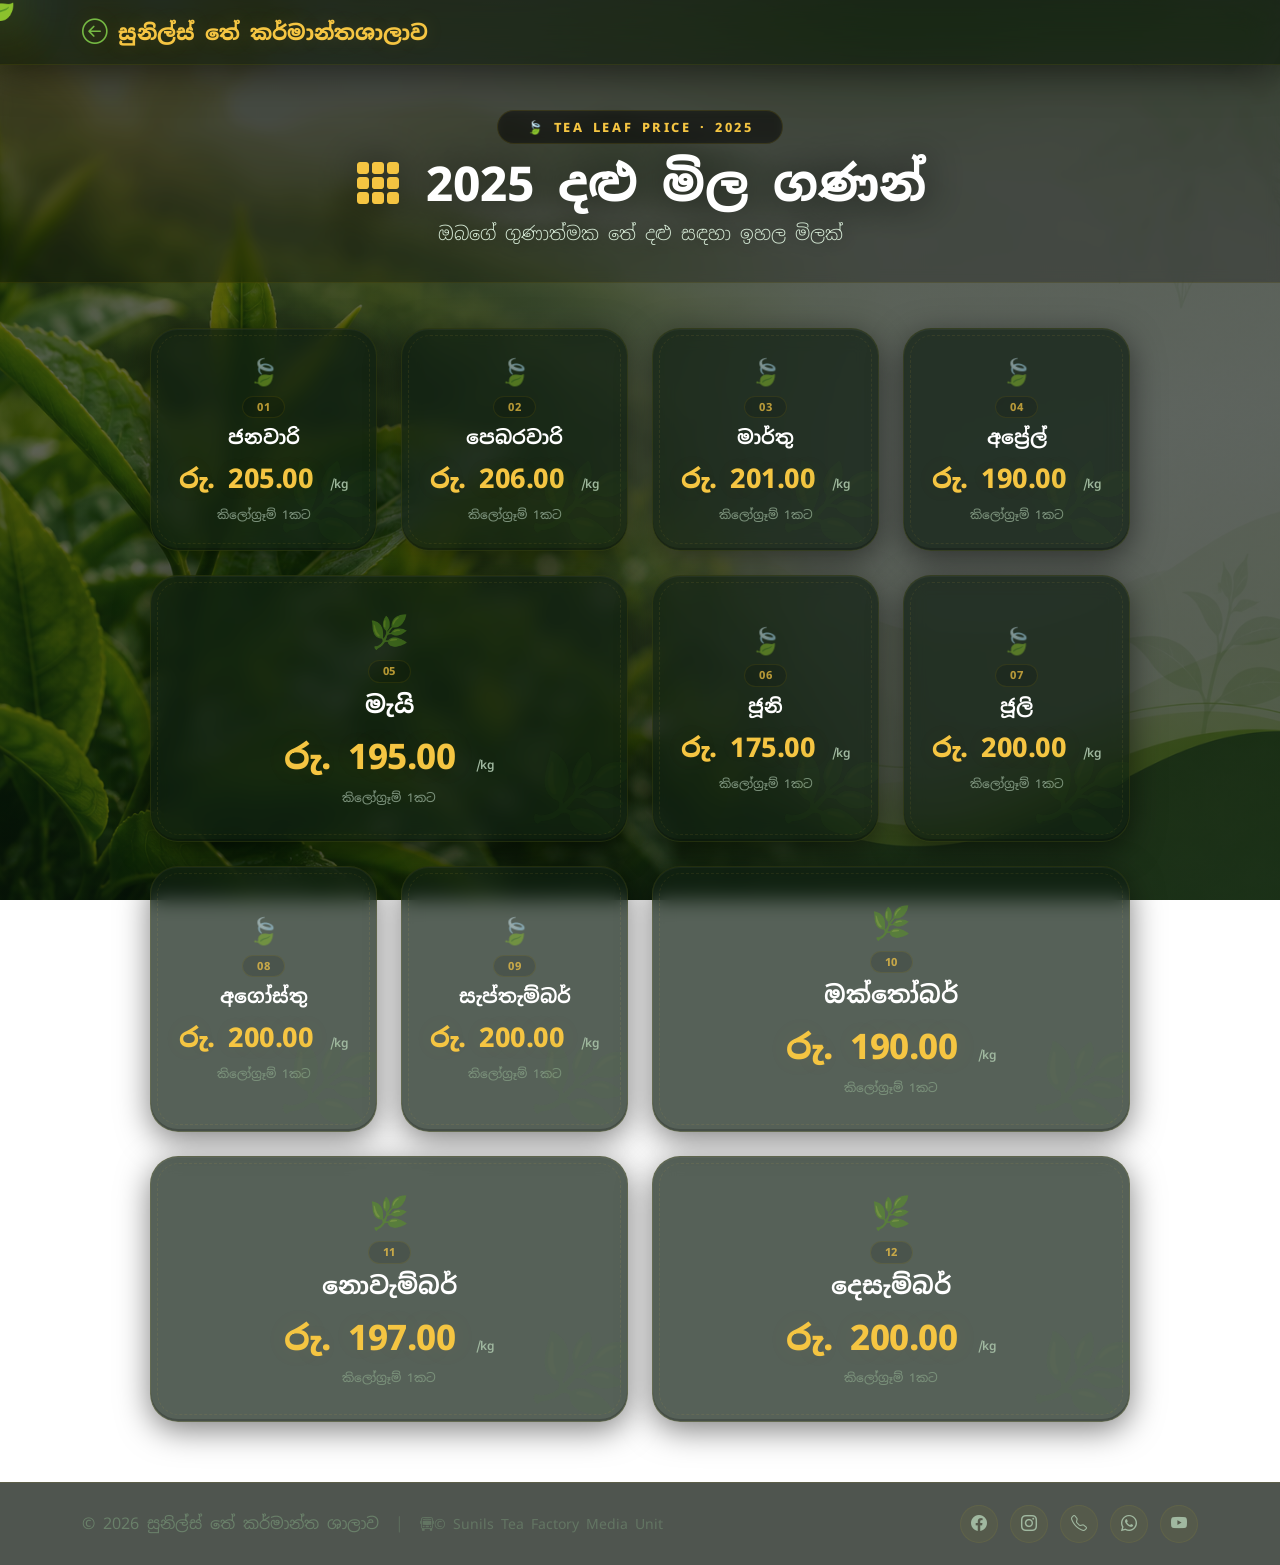
<file: prices-2025.html>
<!doctype html>
<html lang="si">
<head>
    <meta charset="utf-8">
    <meta name="viewport" content="width=device-width, initial-scale=1">
    <title>2025 දළු මිල ගණන්</title>

    
    <link href="https://cdn.jsdelivr.net/npm/bootstrap@5.3.3/dist/css/bootstrap.min.css" rel="stylesheet">
    <link rel="stylesheet" href="https://cdn.jsdelivr.net/npm/bootstrap-icons@1.11.3/font/bootstrap-icons.min.css">

    
    <link href="https://fonts.googleapis.com/css2?family=Noto+Sans+Sinhala:wght@400;500;600;700;800&display=swap" rel="stylesheet">

    <style>
        
        :root {
            --tea-green: #4c8b3a;
            --tea-light: #75b843;
            --gold: #f5c542;
            --card-bg: rgba(15, 30, 18, 0.7);
            --glass-border: rgba(255, 215, 0, 0.08);
        }

        * {
            margin: 0;
            padding: 0;
            box-sizing: border-box;
        }

        body {
            font-family: "Noto Sans Sinhala", sans-serif;
            color: #e8f0e0;
            overflow-x: hidden;
            cursor: none;
            min-height: 100vh;

            /* ===== FULL COVER TEA LEAF BACKGROUND ===== */
            background-image:
                linear-gradient(
                    rgba(8, 18, 10, 0.65),
                    rgba(8, 18, 10, 0.65)
                ),
                url("assets/IMG/tea price bc.png");
            background-size: cover;
            background-attachment: fixed;
            background-position: center center;
            background-repeat: no-repeat;
        }

        
        #cursor-leaf {
            position: fixed;
            font-size: 2.4rem;
            pointer-events: none;
            z-index: 99999;
            filter: drop-shadow(0 0 25px rgba(117, 184, 67, 0.7));
            transform: translate(-50%, -50%);
            transition: transform 0.06s ease;
        }

        
        .trail-leaf {
            position: fixed;
            pointer-events: none;
            z-index: 9998;
            font-size: 1.2rem;
            opacity: 0.7;
            transform: translate(-50%, -50%);
            filter: drop-shadow(0 0 10px rgba(117, 184, 67, 0.3));
            will-change: transform;
        }

        
        .falling-leaf {
            position: fixed;
            top: -60px;
            pointer-events: none;
            z-index: 9997;
            font-size: 2rem;
            animation: fall linear forwards;
            will-change: transform;
            filter: drop-shadow(0 0 18px rgba(117, 184, 67, 0.25));
        }

        @keyframes fall {
            0% {
                transform: translateY(-60px) translateX(0) rotate(0deg) scale(0.8);
                opacity: 0.9;
            }
            20% {
                transform: translateY(20vh) translateX(60px) rotate(120deg) scale(1.1);
            }
            40% {
                transform: translateY(40vh) translateX(-40px) rotate(240deg) scale(0.9);
            }
            60% {
                transform: translateY(60vh) translateX(70px) rotate(360deg) scale(1.05);
            }
            80% {
                transform: translateY(80vh) translateX(-30px) rotate(480deg) scale(0.95);
            }
            100% {
                transform: translateY(110vh) translateX(40px) rotate(600deg) scale(0.7);
                opacity: 0;
            }
        }

        /* ===== GLASS NAVBAR (Tea themed) ===== */
        .glass-nav {
            background: rgba(10, 20, 10, 0.7);
            backdrop-filter: blur(16px) saturate(180%);
            border-bottom: 1px solid var(--glass-border);
            box-shadow: 0 4px 40px rgba(0, 0, 0, 0.6);
            z-index: 9996;
            position: relative;
        }
        .navbar-brand {
            font-weight: 800;
            color: var(--gold) !important;
            font-size: 1.3rem;
            display: flex;
            align-items: center;
            gap: 10px;
            transition: transform 0.2s;
            text-shadow: 0 0 20px rgba(245, 197, 66, 0.15);
        }
        .navbar-brand:hover {
            transform: translateX(-4px);
        }
        .navbar-brand i {
            font-size: 1.6rem;
            color: var(--tea-light);
        }

        
        .page-header {
            padding: 45px 0 35px;
            position: relative;
            z-index: 1;
            text-align: center;
            border-bottom: 1px solid var(--glass-border);
            background: rgba(0, 0, 0, 0.25);
            backdrop-filter: blur(6px);
        }
        .page-header .eyebrow {
            font-size: 0.8rem;
            letter-spacing: 0.2em;
            font-weight: 800;
            color: var(--gold);
            text-transform: uppercase;
            background: rgba(0, 0, 0, 0.4);
            padding: 0.4rem 1.8rem;
            border-radius: 40px;
            border: 1px solid rgba(255, 215, 0, 0.1);
            display: inline-block;
            margin-bottom: 12px;
            backdrop-filter: blur(4px);
        }
        .page-header h1 {
            font-weight: 800;
            color: #ffffff;
            font-size: 3rem;
            line-height: 1.15;
            text-shadow: 0 0 40px rgba(0, 0, 0, 0.6);
        }
        .page-header h1 i {
            color: var(--gold);
        }
        .page-header .lead {
            font-size: 1.15rem;
            color: #d4e8d4;
            max-width: 600px;
            margin: 0 auto;
            text-shadow: 0 0 20px rgba(0, 0, 0, 0.6);
        }

        /* ===== BUS SEAT STYLE BENTO GRID ===== */
        .bento-wrapper {
            position: relative;
            z-index: 1;
            padding: 45px 0 60px;
        }

        .bento-grid {
            display: grid;
            grid-template-columns: repeat(4, 1fr);
            gap: 24px;
            max-width: 980px;
            margin: 0 auto;
        }

        /* "Bus Seat" Card – plush, tea‑garden cushioned look */
        .month-card {
            background: var(--card-bg);
            backdrop-filter: blur(10px);
            border-radius: 28px;
            padding: 24px 16px 26px;
            text-align: center;
            border: 1px solid var(--glass-border);
            box-shadow:
                0 8px 32px rgba(0, 0, 0, 0.5),
                inset 0 1px 0 rgba(255, 255, 255, 0.04),
                inset 0 -2px 0 rgba(0, 0, 0, 0.2);
            transition: all 0.35s cubic-bezier(0.34, 1.56, 0.64, 1);
            cursor: none;
            display: flex;
            flex-direction: column;
            align-items: center;
            justify-content: center;
            min-height: 190px;
            position: relative;
            overflow: hidden;
        }

        /* "Cushion" stitching effect (tea garden seams) */
        .month-card::after {
            content: "";
            position: absolute;
            top: 6px;
            left: 6px;
            right: 6px;
            bottom: 6px;
            border-radius: 22px;
            border: 1.5px dashed rgba(245, 197, 66, 0.08);
            pointer-events: none;
        }

        /* Decorative leaf pattern overlay on cards */
        .month-card::before {
            content: "🌿";
            position: absolute;
            bottom: -10px;
            right: -5px;
            font-size: 5rem;
            opacity: 0.04;
            transform: rotate(20deg);
            pointer-events: none;
        }

        .month-card:hover {
            transform: translateY(-10px) scale(1.02);
            border-color: var(--gold);
            box-shadow:
                0 0 45px rgba(245, 197, 66, 0.10),
                0 16px 48px rgba(0, 0, 0, 0.6),
                inset 0 1px 0 rgba(255, 255, 255, 0.08);
            background: rgba(25, 50, 30, 0.85);
        }

        /* Span classes for bus seat staggered layout */
        .span-2 {
            grid-column: span 2;
        }

        /* Bigger cards for span-2 (like double seats) */
        .month-card.span-2 {
            padding: 32px 20px 34px;
            min-height: 210px;
        }
        .month-card.span-2 h3 {
            font-size: 1.5rem;
        }
        .month-card.span-2 .price {
            font-size: 2.2rem;
        }
        .month-card.span-2 .seat-icon {
            font-size: 2rem;
        }

        .month-card .seat-icon {
            font-size: 1.6rem;
            margin-bottom: 4px;
            color: var(--gold);
            opacity: 0.5;
        }
        .month-card .month-number {
            display: inline-block;
            font-size: 0.7rem;
            font-weight: 800;
            color: var(--gold);
            border: 1px solid rgba(255, 215, 0, 0.12);
            padding: 2px 14px;
            border-radius: 40px;
            letter-spacing: 0.5px;
            opacity: 0.7;
            margin-bottom: 6px;
            background: rgba(0, 0, 0, 0.2);
        }
        .month-card h3 {
            font-weight: 700;
            color: #ffffff;
            margin: 2px 0 10px;
            font-size: 1.2rem;
            text-shadow: 0 0 20px rgba(255, 255, 255, 0.04);
        }
        .month-card .price {
            font-size: 1.7rem;
            font-weight: 800;
            color: var(--gold);
            letter-spacing: -0.5px;
            text-shadow: 0 0 30px rgba(245, 197, 66, 0.08);
        }
        .month-card .price small {
            font-size: 0.75rem;
            font-weight: 600;
            color: #a0b8a0;
            margin-left: 3px;
        }
        .month-card .unit {
            display: block;
            font-size: 0.75rem;
            color: #7a907a;
            margin-top: 6px;
            font-weight: 500;
        }

       
        @media (max-width: 820px) {
            body {
                background-attachment: scroll;
            }

            .bento-grid {
                gap: 16px;
                padding: 0 16px;
            }
            .month-card {
                padding: 18px 12px 20px;
                min-height: 160px;
            }
            .month-card h3 {
                font-size: 1rem;
            }
            .month-card .price {
                font-size: 1.4rem;
            }
            .month-card.span-2 {
                padding: 22px 16px 24px;
                min-height: 180px;
            }
            .month-card.span-2 h3 {
                font-size: 1.2rem;
            }
            .month-card.span-2 .price {
                font-size: 1.7rem;
            }
        }

        @media (max-width: 640px) {
            .bento-grid {
                grid-template-columns: repeat(2, 1fr);
                gap: 14px;
            }
            .span-2 {
                grid-column: span 1;
            }
            .month-card {
                padding: 14px 10px 16px;
                min-height: 130px;
                border-radius: 20px;
            }
            .month-card h3 {
                font-size: 0.9rem;
                margin-bottom: 4px;
            }
            .month-card .price {
                font-size: 1.2rem;
            }
            .month-card .price small {
                font-size: 0.6rem;
            }
            .month-card .unit {
                font-size: 0.65rem;
            }
            .month-card .seat-icon {
                font-size: 1.2rem;
            }
            .page-header h1 {
                font-size: 1.8rem;
            }
            #cursor-leaf {
                font-size: 1.8rem;
            }
        }

        @media (max-width: 420px) {
            .bento-grid {
                gap: 10px;
            }
            .month-card {
                padding: 10px 6px 12px;
                min-height: 110px;
                border-radius: 16px;
            }
            .month-card h3 {
                font-size: 0.75rem;
            }
            .month-card .price {
                font-size: 1rem;
            }
            .month-card .price small {
                font-size: 0.5rem;
            }
            .month-card .unit {
                font-size: 0.55rem;
                margin-top: 2px;
            }
            .month-card .month-number {
                font-size: 0.55rem;
                padding: 0 8px;
            }
            .page-header h1 {
                font-size: 1.4rem;
            }
            .page-header .lead {
                font-size: 0.9rem;
            }
        }

        
        .footer {
            background: rgba(5, 13, 5, 0.7);
            backdrop-filter: blur(8px);
            color: #6a806a;
            padding: 22px 0;
            border-top: 1px solid var(--glass-border);
            position: relative;
            z-index: 1;
        }
        .socials {
            display: flex;
            gap: 12px;
        }
        .socials a {
            width: 38px;
            height: 38px;
            border-radius: 50%;
            background: rgba(255, 215, 0, 0.04);
            color: #a0b8a0;
            display: grid;
            place-items: center;
            text-decoration: none;
            transition: all 0.2s ease;
            border: 1px solid rgba(255, 215, 0, 0.06);
            cursor: none;
        }
        .socials a:hover {
            background: var(--gold);
            color: #0a140a;
            transform: translateY(-3px);
            box-shadow: 0 0 30px rgba(245, 197, 66, 0.2);
        }

        
        ::-webkit-scrollbar {
            width: 4px;
        }
        ::-webkit-scrollbar-track {
            background: #0a140a;
        }
        ::-webkit-scrollbar-thumb {
            background: var(--gold);
            border-radius: 10px;
        }
    </style>
</head>
<body>

    
    <div id="cursor-leaf">🍃</div>

    
    <div id="trail-container"></div>

    
    <nav class="navbar glass-nav">
        <div class="container">
            <a class="navbar-brand" href="sunils.html">
                <i class="bi bi-arrow-left-circle"></i> සුනිල්ස් තේ කර්මාන්තශාලාව 
            </a>
        </div>
    </nav>

    <!-- ===== PAGE HEADER ===== -->
    <header class="page-header">
        <div class="container">
            <span class="eyebrow">🍃 TEA LEAF PRICE · 2025</span>
            <h1><i class="bi bi-grid-3x3-gap-fill"></i> 2025 දළු මිල ගණන්</h1>
            <p class="lead">
                ඔබගේ ගුණාත්මක තේ දළු සඳහා ඉහල මිලක් 
            </p>
        </div>
    </header>

    <!-- ===== BUS SEAT BENTO GRID ===== -->
    <section class="bento-wrapper">
        <div class="bento-grid">

            <!-- Row 1: 1, 2, 3, 4 (4 seater) -->
            <div class="month-card">
                <span class="seat-icon">🍃</span>
                <span class="month-number">01</span>
                <h3>ජනවාරි</h3>
                <div class="price">රු. 205.00 <small>/kg</small></div>
                <span class="unit">කිලෝග්‍රෑම් 1කට</span>
            </div>
            <div class="month-card">
                <span class="seat-icon">🍃</span>
                <span class="month-number">02</span>
                <h3>පෙබරවාරි</h3>
                <div class="price">රු. 206.00 <small>/kg</small></div>
                <span class="unit">කිලෝග්‍රෑම් 1කට</span>
            </div>
            <div class="month-card">
                <span class="seat-icon">🍃</span>
                <span class="month-number">03</span>
                <h3>මාර්තු</h3>
                <div class="price">රු. 201.00 <small>/kg</small></div>
                <span class="unit">කිලෝග්‍රෑම් 1කට</span>
            </div>
            <div class="month-card">
                <span class="seat-icon">🍃</span>
                <span class="month-number">04</span>
                <h3>අප්‍රේල්</h3>
                <div class="price">රු. 190.00 <small>/kg</small></div>
                <span class="unit">කිලෝග්‍රෑම් 1කට</span>
            </div>

            <!-- Row 2: 5 (span 2), 6, 7 (staggered 2+1+1) -->
            <div class="month-card span-2">
                <span class="seat-icon">🌿</span>
                <span class="month-number">05</span>
                <h3>මැයි</h3>
                <div class="price">රු. 195.00 <small>/kg</small></div>
                <span class="unit">කිලෝග්‍රෑම් 1කට</span>
            </div>
            <div class="month-card">
                <span class="seat-icon">🍃</span>
                <span class="month-number">06</span>
                <h3>ජූනි</h3>
                <div class="price">රු. 175.00 <small>/kg</small></div>
                <span class="unit">කිලෝග්‍රෑම් 1කට</span>
            </div>
            <div class="month-card">
                <span class="seat-icon">🍃</span>
                <span class="month-number">07</span>
                <h3>ජූලි</h3>
                <div class="price">රු. 200.00 <small>/kg</small></div>
                <span class="unit">කිලෝග්‍රෑම් 1කට</span>
            </div>

            <!-- Row 3: 8, 9, 10 (span 2) (staggered 1+1+2) -->
            <div class="month-card">
                <span class="seat-icon">🍃</span>
                <span class="month-number">08</span>
                <h3>අගෝස්තු</h3>
                <div class="price">රු. 200.00 <small>/kg</small></div>
                <span class="unit">කිලෝග්‍රෑම් 1කට</span>
            </div>
            <div class="month-card">
                <span class="seat-icon">🍃</span>
                <span class="month-number">09</span>
                <h3>සැප්තැම්බර්</h3>
                <div class="price">රු. 200.00 <small>/kg</small></div>
                <span class="unit">කිලෝග්‍රෑම් 1කට</span>
            </div>
            <div class="month-card span-2">
                <span class="seat-icon">🌿</span>
                <span class="month-number">10</span>
                <h3>ඔක්තෝබර්</h3>
                <div class="price">රු. 190.00 <small>/kg</small></div>
                <span class="unit">කිලෝග්‍රෑම් 1කට</span>
            </div>

            <!-- Row 4: 11 (span 2), 12 (span 2) (2+2 bus seat) -->
            <div class="month-card span-2">
                <span class="seat-icon">🌿</span>
                <span class="month-number">11</span>
                <h3>නොවැම්බර්</h3>
                <div class="price">රු. 197.00 <small>/kg</small></div>
                <span class="unit">කිලෝග්‍රෑම් 1කට</span>
            </div>
            <div class="month-card span-2">
                <span class="seat-icon">🌿</span>
                <span class="month-number">12</span>
                <h3>දෙසැම්බර්</h3>
                <div class="price">රු. 200.00 <small>/kg</small></div>
                <span class="unit">කිලෝග්‍රෑම් 1කට</span>
            </div>

        </div>
    </section>

    <!-- ===== FOOTER ===== -->
    <footer class="footer">
        <div class="container d-flex flex-wrap justify-content-between align-items-center gap-3">
            <div class="d-flex align-items-center gap-3">
                <span>© 2026 සුනිල්ස් තේ කර්මාන්ත ශාලාව</span>
                <span class="d-none d-sm-inline opacity-50">|</span>
                <span class="opacity-75 small"><i class="bi bi-bus-front"></i>© Sunils Tea Factory Media Unit</span>
            </div>
            <div class="socials">
                <a href="#" aria-label="Facebook"><i class="bi bi-facebook"></i></a>
                <a href="#" aria-label="Instagram"><i class="bi bi-instagram"></i></a>
                <a href="tel:+94112222222" aria-label="Hotline"><i class="bi bi-telephone"></i></a>
                <a href="https://wa.me/94770000000" aria-label="WhatsApp"><i class="bi bi-whatsapp"></i></a>
                <a href="#" aria-label="YouTube"><i class="bi bi-youtube"></i></a>
            </div>
        </div>
    </footer>

    <!-- ===== BOOTSTRAP JS ===== -->
    <script src="https://cdn.jsdelivr.net/npm/bootstrap@5.3.3/dist/js/bootstrap.bundle.min.js">
    </script>

    <!-- ===== TEA LEAF EFFECTS ===== -->
    <script>
        (function() {
            "use strict";

            // ---- CURSOR LEAF ----
            const cursorLeaf = document.getElementById('cursor-leaf');
            let cursorX = -100,
                cursorY = -100;

            document.addEventListener('mousemove', (e) => {
                cursorX = e.clientX;
                cursorY = e.clientY;
                cursorLeaf.style.left = cursorX + 'px';
                cursorLeaf.style.top = cursorY + 'px';
            });

            document.addEventListener('mouseleave', () => cursorLeaf.style.opacity = '0');
            document.addEventListener('mouseenter', () => cursorLeaf.style.opacity = '1');

            // ---- TRAIL LEAVES ----
            const trailContainer = document.getElementById('trail-container');
            const trailLength = 14;
            let trailPositions = [];
            let trailElements = [];

            for (let i = 0; i < trailLength; i++) {
                const el = document.createElement('div');
                el.className = 'trail-leaf';
                el.textContent = ['🍃', '🌿', '🍂', '🌱'][i % 4];
                const scale = 1 - (i / trailLength) * 0.65;
                el.style.fontSize = `${24 * scale}px`;
                el.style.opacity = 0.75 - (i / trailLength) * 0.65;
                el.style.transform = `rotate(${i * 18}deg)`;
                trailContainer.appendChild(el);
                trailElements.push(el);
                trailPositions.push({ x: -100, y: -100 });
            }

            document.addEventListener('mousemove', (e) => {
                trailPositions.unshift({ x: e.clientX, y: e.clientY });
                trailPositions.pop();
            });

            let windAngle = 0;

            function updateTrail() {
                windAngle += 0.025;
                const wind = Math.sin(windAngle) * 18;

                trailElements.forEach((el, index) => {
                    const pos = trailPositions[index] || trailPositions[trailPositions.length - 1];
                    const delayOffset = index * 1.2;
                    const windOffset = wind * (1 + index * 0.15);

                    el.style.left = (pos.x + windOffset) + 'px';
                    el.style.top = (pos.y + delayOffset) + 'px';
                    el.style.transform =
                        `rotate(${index * 22 + wind * 1.5}deg) scale(${1 - index * 0.035})`;
                });

                requestAnimationFrame(updateTrail);
            }
            updateTrail();

            // ---- FALLING LEAVES ----
            const leafEmojis = ['🍃', '🌿', '🍂', '🌱'];

            function spawnLeaf() {
                const leaf = document.createElement('div');
                leaf.className = 'falling-leaf';
                leaf.textContent = leafEmojis[Math.floor(Math.random() * leafEmojis.length)];

                const size = 20 + Math.random() * 36;
                leaf.style.fontSize = size + 'px';
                leaf.style.left = (Math.random() * 100) + '%';

                const duration = 8 + Math.random() * 14;
                leaf.style.animationDuration = duration + 's';
                leaf.style.animationDelay = (Math.random() * 3) + 's';
                leaf.style.transform = `rotate(${Math.random() * 360}deg)`;

                document.body.appendChild(leaf);

                setTimeout(() => {
                    if (leaf.parentNode) leaf.remove();
                }, (duration + 4) * 1000);
            }

            for (let i = 0; i < 25; i++) {
                setTimeout(spawnLeaf, i * 180);
            }

            setInterval(() => {
                const count = 1 + Math.floor(Math.random() * 2);
                for (let i = 0; i < count; i++) {
                    setTimeout(spawnLeaf, i * 150);
                }
            }, 900);

            console.log('🍃 Tea leaf bus seat bento fully loaded.');

        })();
    </script>

</body>
</html>
</file>
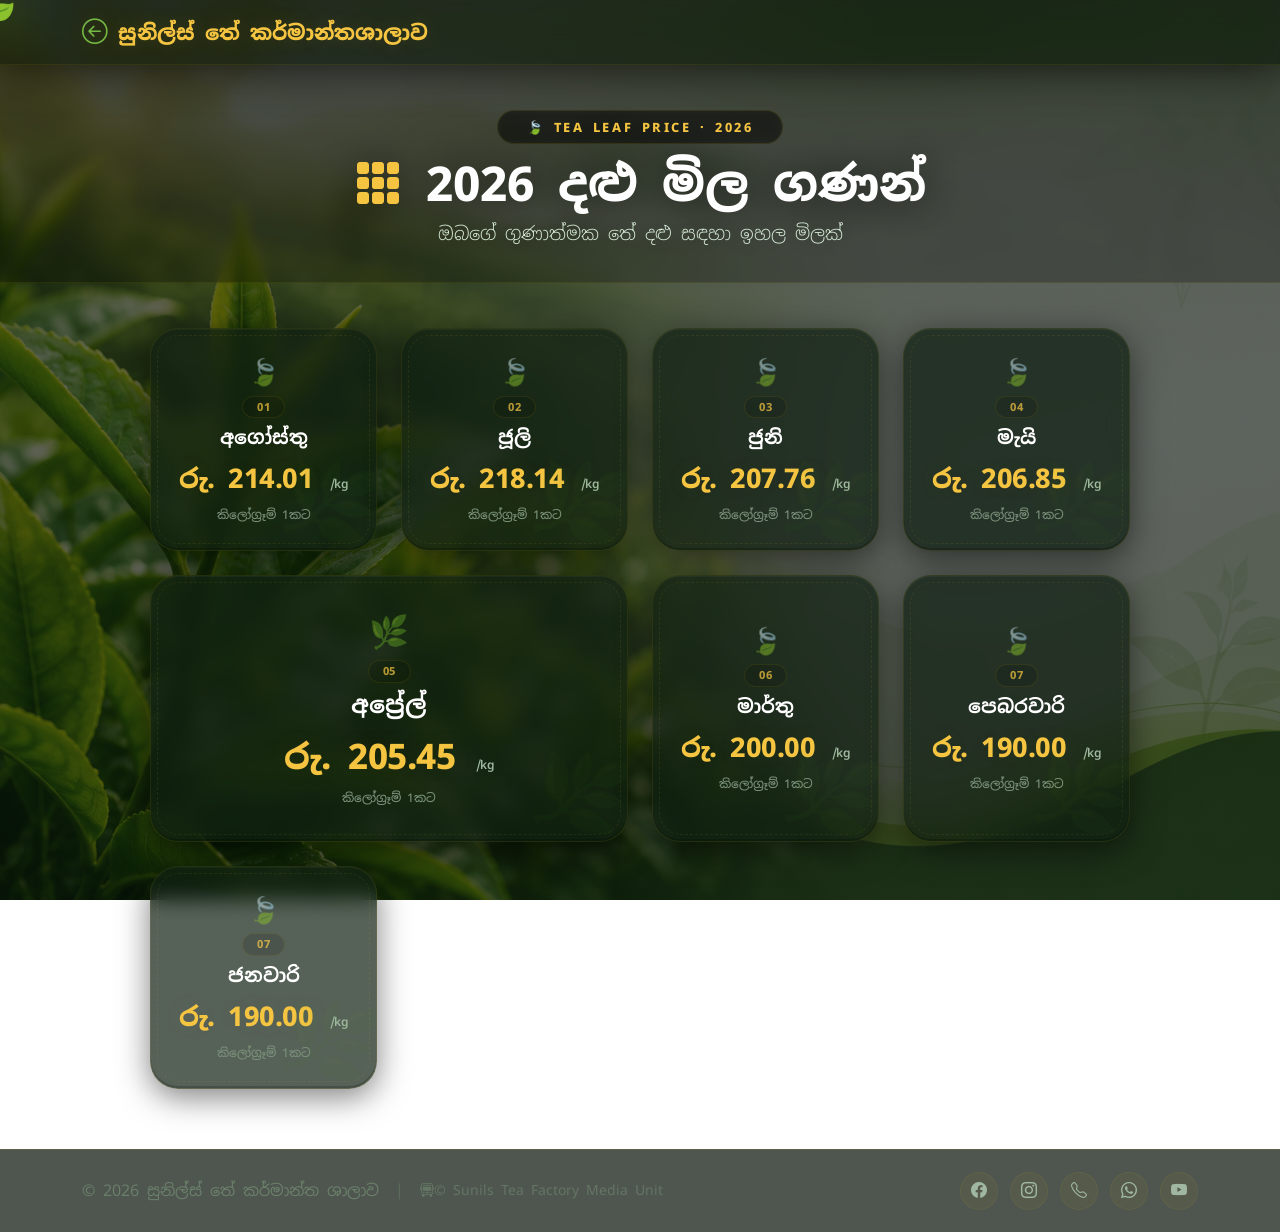
<file: prices-2026.html>
<!doctype html>
<html lang="si">
<head>
    <meta charset="utf-8">
    <meta name="viewport" content="width=device-width, initial-scale=1">
    <title>2026 දළු මිල ගණන්</title>

    
    <link href="https://cdn.jsdelivr.net/npm/bootstrap@5.3.3/dist/css/bootstrap.min.css" rel="stylesheet">
    <link rel="stylesheet" href="https://cdn.jsdelivr.net/npm/bootstrap-icons@1.11.3/font/bootstrap-icons.min.css">

    
    <link href="https://fonts.googleapis.com/css2?family=Noto+Sans+Sinhala:wght@400;500;600;700;800&display=swap" rel="stylesheet">

    <style>
        
        :root {
            --tea-green: #4c8b3a;
            --tea-light: #75b843;
            --gold: #f5c542;
            --card-bg: rgba(15, 30, 18, 0.7);
            --glass-border: rgba(255, 215, 0, 0.08);
        }

        * {
            margin: 0;
            padding: 0;
            box-sizing: border-box;
        }

        body {
            font-family: "Noto Sans Sinhala", sans-serif;
            color: #e8f0e0;
            overflow-x: hidden;
            cursor: none;
            min-height: 100vh;

            /* ===== FULL COVER TEA LEAF BACKGROUND ===== */
            background-image:
                linear-gradient(
                    rgba(8, 18, 10, 0.65),
                    rgba(8, 18, 10, 0.65)
                ),
                url("assets/IMG/tea price bc.png");
            background-size: cover;
            background-attachment: fixed;
            background-position: center center;
            background-repeat: no-repeat;
        }

        
        #cursor-leaf {
            position: fixed;
            font-size: 2.4rem;
            pointer-events: none;
            z-index: 99999;
            filter: drop-shadow(0 0 25px rgba(117, 184, 67, 0.7));
            transform: translate(-50%, -50%);
            transition: transform 0.06s ease;
        }

        
        .trail-leaf {
            position: fixed;
            pointer-events: none;
            z-index: 9998;
            font-size: 1.2rem;
            opacity: 0.7;
            transform: translate(-50%, -50%);
            filter: drop-shadow(0 0 10px rgba(117, 184, 67, 0.3));
            will-change: transform;
        }

        
        .falling-leaf {
            position: fixed;
            top: -60px;
            pointer-events: none;
            z-index: 9997;
            font-size: 2rem;
            animation: fall linear forwards;
            will-change: transform;
            filter: drop-shadow(0 0 18px rgba(117, 184, 67, 0.25));
        }

        @keyframes fall {
            0% {
                transform: translateY(-60px) translateX(0) rotate(0deg) scale(0.8);
                opacity: 0.9;
            }
            20% {
                transform: translateY(20vh) translateX(60px) rotate(120deg) scale(1.1);
            }
            40% {
                transform: translateY(40vh) translateX(-40px) rotate(240deg) scale(0.9);
            }
            60% {
                transform: translateY(60vh) translateX(70px) rotate(360deg) scale(1.05);
            }
            80% {
                transform: translateY(80vh) translateX(-30px) rotate(480deg) scale(0.95);
            }
            100% {
                transform: translateY(110vh) translateX(40px) rotate(600deg) scale(0.7);
                opacity: 0;
            }
        }

        /* ===== GLASS NAVBAR (Tea themed) ===== */
        .glass-nav {
            background: rgba(10, 20, 10, 0.7);
            backdrop-filter: blur(16px) saturate(180%);
            border-bottom: 1px solid var(--glass-border);
            box-shadow: 0 4px 40px rgba(0, 0, 0, 0.6);
            z-index: 9996;
            position: relative;
        }
        .navbar-brand {
            font-weight: 800;
            color: var(--gold) !important;
            font-size: 1.3rem;
            display: flex;
            align-items: center;
            gap: 10px;
            transition: transform 0.2s;
            text-shadow: 0 0 20px rgba(245, 197, 66, 0.15);
        }
        .navbar-brand:hover {
            transform: translateX(-4px);
        }
        .navbar-brand i {
            font-size: 1.6rem;
            color: var(--tea-light);
        }

        
        .page-header {
            padding: 45px 0 35px;
            position: relative;
            z-index: 1;
            text-align: center;
            border-bottom: 1px solid var(--glass-border);
            background: rgba(0, 0, 0, 0.25);
            backdrop-filter: blur(6px);
        }
        .page-header .eyebrow {
            font-size: 0.8rem;
            letter-spacing: 0.2em;
            font-weight: 800;
            color: var(--gold);
            text-transform: uppercase;
            background: rgba(0, 0, 0, 0.4);
            padding: 0.4rem 1.8rem;
            border-radius: 40px;
            border: 1px solid rgba(255, 215, 0, 0.1);
            display: inline-block;
            margin-bottom: 12px;
            backdrop-filter: blur(4px);
        }
        .page-header h1 {
            font-weight: 800;
            color: #ffffff;
            font-size: 3rem;
            line-height: 1.15;
            text-shadow: 0 0 40px rgba(0, 0, 0, 0.6);
        }
        .page-header h1 i {
            color: var(--gold);
        }
        .page-header .lead {
            font-size: 1.15rem;
            color: #d4e8d4;
            max-width: 600px;
            margin: 0 auto;
            text-shadow: 0 0 20px rgba(0, 0, 0, 0.6);
        }

        /* ===== BUS SEAT STYLE BENTO GRID ===== */
        .bento-wrapper {
            position: relative;
            z-index: 1;
            padding: 45px 0 60px;
        }

        .bento-grid {
            display: grid;
            grid-template-columns: repeat(4, 1fr);
            gap: 24px;
            max-width: 980px;
            margin: 0 auto;
        }

        /* "Bus Seat" Card – plush, tea‑garden cushioned look */
        .month-card {
            background: var(--card-bg);
            backdrop-filter: blur(10px);
            border-radius: 28px;
            padding: 24px 16px 26px;
            text-align: center;
            border: 1px solid var(--glass-border);
            box-shadow:
                0 8px 32px rgba(0, 0, 0, 0.5),
                inset 0 1px 0 rgba(255, 255, 255, 0.04),
                inset 0 -2px 0 rgba(0, 0, 0, 0.2);
            transition: all 0.35s cubic-bezier(0.34, 1.56, 0.64, 1);
            cursor: none;
            display: flex;
            flex-direction: column;
            align-items: center;
            justify-content: center;
            min-height: 190px;
            position: relative;
            overflow: hidden;
        }

        /* "Cushion" stitching effect (tea garden seams) */
        .month-card::after {
            content: "";
            position: absolute;
            top: 6px;
            left: 6px;
            right: 6px;
            bottom: 6px;
            border-radius: 22px;
            border: 1.5px dashed rgba(245, 197, 66, 0.08);
            pointer-events: none;
        }

        /* Decorative leaf pattern overlay on cards */
        .month-card::before {
            content: "🌿";
            position: absolute;
            bottom: -10px;
            right: -5px;
            font-size: 5rem;
            opacity: 0.04;
            transform: rotate(20deg);
            pointer-events: none;
        }

        .month-card:hover {
            transform: translateY(-10px) scale(1.02);
            border-color: var(--gold);
            box-shadow:
                0 0 45px rgba(245, 197, 66, 0.10),
                0 16px 48px rgba(0, 0, 0, 0.6),
                inset 0 1px 0 rgba(255, 255, 255, 0.08);
            background: rgba(25, 50, 30, 0.85);
        }

        /* Span classes for bus seat staggered layout */
        .span-2 {
            grid-column: span 2;
        }

        /* Bigger cards for span-2 (like double seats) */
        .month-card.span-2 {
            padding: 32px 20px 34px;
            min-height: 210px;
        }
        .month-card.span-2 h3 {
            font-size: 1.5rem;
        }
        .month-card.span-2 .price {
            font-size: 2.2rem;
        }
        .month-card.span-2 .seat-icon {
            font-size: 2rem;
        }

        .month-card .seat-icon {
            font-size: 1.6rem;
            margin-bottom: 4px;
            color: var(--gold);
            opacity: 0.5;
        }
        .month-card .month-number {
            display: inline-block;
            font-size: 0.7rem;
            font-weight: 800;
            color: var(--gold);
            border: 1px solid rgba(255, 215, 0, 0.12);
            padding: 2px 14px;
            border-radius: 40px;
            letter-spacing: 0.5px;
            opacity: 0.7;
            margin-bottom: 6px;
            background: rgba(0, 0, 0, 0.2);
        }
        .month-card h3 {
            font-weight: 700;
            color: #ffffff;
            margin: 2px 0 10px;
            font-size: 1.2rem;
            text-shadow: 0 0 20px rgba(255, 255, 255, 0.04);
        }
        .month-card .price {
            font-size: 1.7rem;
            font-weight: 800;
            color: var(--gold);
            letter-spacing: -0.5px;
            text-shadow: 0 0 30px rgba(245, 197, 66, 0.08);
        }
        .month-card .price small {
            font-size: 0.75rem;
            font-weight: 600;
            color: #a0b8a0;
            margin-left: 3px;
        }
        .month-card .unit {
            display: block;
            font-size: 0.75rem;
            color: #7a907a;
            margin-top: 6px;
            font-weight: 500;
        }

       
        @media (max-width: 820px) {
            body {
                background-attachment: scroll;
            }

            .bento-grid {
                gap: 16px;
                padding: 0 16px;
            }
            .month-card {
                padding: 18px 12px 20px;
                min-height: 160px;
            }
            .month-card h3 {
                font-size: 1rem;
            }
            .month-card .price {
                font-size: 1.4rem;
            }
            .month-card.span-2 {
                padding: 22px 16px 24px;
                min-height: 180px;
            }
            .month-card.span-2 h3 {
                font-size: 1.2rem;
            }
            .month-card.span-2 .price {
                font-size: 1.7rem;
            }
        }

        @media (max-width: 640px) {
            .bento-grid {
                grid-template-columns: repeat(2, 1fr);
                gap: 14px;
            }
            .span-2 {
                grid-column: span 1;
            }
            .month-card {
                padding: 14px 10px 16px;
                min-height: 130px;
                border-radius: 20px;
            }
            .month-card h3 {
                font-size: 0.9rem;
                margin-bottom: 4px;
            }
            .month-card .price {
                font-size: 1.2rem;
            }
            .month-card .price small {
                font-size: 0.6rem;
            }
            .month-card .unit {
                font-size: 0.65rem;
            }
            .month-card .seat-icon {
                font-size: 1.2rem;
            }
            .page-header h1 {
                font-size: 1.8rem;
            }
            #cursor-leaf {
                font-size: 1.8rem;
            }
        }

        @media (max-width: 420px) {
            .bento-grid {
                gap: 10px;
            }
            .month-card {
                padding: 10px 6px 12px;
                min-height: 110px;
                border-radius: 16px;
            }
            .month-card h3 {
                font-size: 0.75rem;
            }
            .month-card .price {
                font-size: 1rem;
            }
            .month-card .price small {
                font-size: 0.5rem;
            }
            .month-card .unit {
                font-size: 0.55rem;
                margin-top: 2px;
            }
            .month-card .month-number {
                font-size: 0.55rem;
                padding: 0 8px;
            }
            .page-header h1 {
                font-size: 1.4rem;
            }
            .page-header .lead {
                font-size: 0.9rem;
            }
        }

        
        .footer {
            background: rgba(5, 13, 5, 0.7);
            backdrop-filter: blur(8px);
            color: #6a806a;
            padding: 22px 0;
            border-top: 1px solid var(--glass-border);
            position: relative;
            z-index: 1;
        }
        .socials {
            display: flex;
            gap: 12px;
        }
        .socials a {
            width: 38px;
            height: 38px;
            border-radius: 50%;
            background: rgba(255, 215, 0, 0.04);
            color: #a0b8a0;
            display: grid;
            place-items: center;
            text-decoration: none;
            transition: all 0.2s ease;
            border: 1px solid rgba(255, 215, 0, 0.06);
            cursor: none;
        }
        .socials a:hover {
            background: var(--gold);
            color: #0a140a;
            transform: translateY(-3px);
            box-shadow: 0 0 30px rgba(245, 197, 66, 0.2);
        }

        
        ::-webkit-scrollbar {
            width: 4px;
        }
        ::-webkit-scrollbar-track {
            background: #0a140a;
        }
        ::-webkit-scrollbar-thumb {
            background: var(--gold);
            border-radius: 10px;
        }
    </style>
</head>
<body>

    
    <div id="cursor-leaf">🍃</div>

    
    <div id="trail-container"></div>

    
    <nav class="navbar glass-nav">
        <div class="container">
            <a class="navbar-brand" href="sunils.html">
                <i class="bi bi-arrow-left-circle"></i> සුනිල්ස් තේ කර්මාන්තශාලාව 
            </a>
        </div>
    </nav>

    <!-- ===== PAGE HEADER ===== -->
    <header class="page-header">
        <div class="container">
            <span class="eyebrow">🍃 TEA LEAF PRICE · 2026</span>
            <h1><i class="bi bi-grid-3x3-gap-fill"></i> 2026 දළු මිල ගණන්</h1>
            <p class="lead">
                ඔබගේ ගුණාත්මක තේ දළු සඳහා ඉහල මිලක් 
            </p>
        </div>
    </header>

    <!-- ===== BUS SEAT BENTO GRID ===== -->
    <section class="bento-wrapper">
        <div class="bento-grid">

            <!-- Row 1: 1, 2, 3, 4 (4 seater) -->
            <div class="month-card">
                <span class="seat-icon">🍃</span>
                <span class="month-number">01</span>
                <h3>අගෝස්තු</h3>
                <div class="price">රු. 214.01 <small>/kg</small></div>
                <span class="unit">කිලෝග්‍රෑම් 1කට</span>
            </div>
            <div class="month-card">
                <span class="seat-icon">🍃</span>
                <span class="month-number">02</span>
                <h3>ජූලි </h3>
                <div class="price">රු. 218.14 <small>/kg</small></div>
                <span class="unit">කිලෝග්‍රෑම් 1කට</span>
            </div>
            <div class="month-card">
                <span class="seat-icon">🍃</span>
                <span class="month-number">03</span>
                <h3>ජුනි </h3>
                <div class="price">රු. 207.76 <small>/kg</small></div>
                <span class="unit">කිලෝග්‍රෑම් 1කට</span>
            </div>
            <div class="month-card">
                <span class="seat-icon">🍃</span>
                <span class="month-number">04</span>
                <h3>මැයි </h3>
                <div class="price">රු. 206.85 <small>/kg</small></div>
                <span class="unit">කිලෝග්‍රෑම් 1කට</span>
            </div>

            <!-- Row 2: 5 (span 2), 6, 7 (staggered 2+1+1) -->
            <div class="month-card span-2">
                <span class="seat-icon">🌿</span>
                <span class="month-number">05</span>
                <h3>අප්‍රේල් </h3>
                <div class="price">රු. 205.45 <small>/kg</small></div>
                <span class="unit">කිලෝග්‍රෑම් 1කට</span>
            </div>
            <div class="month-card">
                <span class="seat-icon">🍃</span>
                <span class="month-number">06</span>
                <h3>මාර්තු</h3>
                <div class="price">රු. 200.00 <small>/kg</small></div>
                <span class="unit">කිලෝග්‍රෑම් 1කට</span>
            </div>
            <div class="month-card">
                <span class="seat-icon">🍃</span>
                <span class="month-number">07</span>
                <h3>පෙබරවාරි  </h3>
                <div class="price">රු. 190.00 <small>/kg</small></div>
                <span class="unit">කිලෝග්‍රෑම් 1කට</span>
            </div>
            <div class="month-card">
                <span class="seat-icon">🍃</span>
                <span class="month-number">07</span>
                <h3>ජනවාරි   </h3>
                <div class="price">රු. 190.00 <small>/kg</small></div>
                <span class="unit">කිලෝග්‍රෑම් 1කට</span>
            </div>


        </div>
    </section>

    <!-- ===== FOOTER ===== -->
    <footer class="footer">
        <div class="container d-flex flex-wrap justify-content-between align-items-center gap-3">
            <div class="d-flex align-items-center gap-3">
                <span>© 2026 සුනිල්ස් තේ කර්මාන්ත ශාලාව</span>
                <span class="d-none d-sm-inline opacity-50">|</span>
                <span class="opacity-75 small"><i class="bi bi-bus-front"></i>© Sunils Tea Factory Media Unit</span>
            </div>
            <div class="socials">
                <a href="#" aria-label="Facebook"><i class="bi bi-facebook"></i></a>
                <a href="#" aria-label="Instagram"><i class="bi bi-instagram"></i></a>
                <a href="tel:+94112222222" aria-label="Hotline"><i class="bi bi-telephone"></i></a>
                <a href="https://wa.me/94770000000" aria-label="WhatsApp"><i class="bi bi-whatsapp"></i></a>
                <a href="#" aria-label="YouTube"><i class="bi bi-youtube"></i></a>
            </div>
        </div>
    </footer>

    <!-- ===== BOOTSTRAP JS ===== -->
    <script src="https://cdn.jsdelivr.net/npm/bootstrap@5.3.3/dist/js/bootstrap.bundle.min.js">
    </script>

    <!-- ===== TEA LEAF EFFECTS ===== -->
    <script>
        (function() {
            "use strict";

            // ---- CURSOR LEAF ----
            const cursorLeaf = document.getElementById('cursor-leaf');
            let cursorX = -100,
                cursorY = -100;

            document.addEventListener('mousemove', (e) => {
                cursorX = e.clientX;
                cursorY = e.clientY;
                cursorLeaf.style.left = cursorX + 'px';
                cursorLeaf.style.top = cursorY + 'px';
            });

            document.addEventListener('mouseleave', () => cursorLeaf.style.opacity = '0');
            document.addEventListener('mouseenter', () => cursorLeaf.style.opacity = '1');

            // ---- TRAIL LEAVES ----
            const trailContainer = document.getElementById('trail-container');
            const trailLength = 14;
            let trailPositions = [];
            let trailElements = [];

            for (let i = 0; i < trailLength; i++) {
                const el = document.createElement('div');
                el.className = 'trail-leaf';
                el.textContent = ['🍃', '🌿', '🍂', '🌱'][i % 4];
                const scale = 1 - (i / trailLength) * 0.65;
                el.style.fontSize = `${24 * scale}px`;
                el.style.opacity = 0.75 - (i / trailLength) * 0.65;
                el.style.transform = `rotate(${i * 18}deg)`;
                trailContainer.appendChild(el);
                trailElements.push(el);
                trailPositions.push({ x: -100, y: -100 });
            }

            document.addEventListener('mousemove', (e) => {
                trailPositions.unshift({ x: e.clientX, y: e.clientY });
                trailPositions.pop();
            });

            let windAngle = 0;

            function updateTrail() {
                windAngle += 0.025;
                const wind = Math.sin(windAngle) * 18;

                trailElements.forEach((el, index) => {
                    const pos = trailPositions[index] || trailPositions[trailPositions.length - 1];
                    const delayOffset = index * 1.2;
                    const windOffset = wind * (1 + index * 0.15);

                    el.style.left = (pos.x + windOffset) + 'px';
                    el.style.top = (pos.y + delayOffset) + 'px';
                    el.style.transform =
                        `rotate(${index * 22 + wind * 1.5}deg) scale(${1 - index * 0.035})`;
                });

                requestAnimationFrame(updateTrail);
            }
            updateTrail();

            // ---- FALLING LEAVES ----
            const leafEmojis = ['🍃', '🌿', '🍂', '🌱'];

            function spawnLeaf() {
                const leaf = document.createElement('div');
                leaf.className = 'falling-leaf';
                leaf.textContent = leafEmojis[Math.floor(Math.random() * leafEmojis.length)];

                const size = 20 + Math.random() * 36;
                leaf.style.fontSize = size + 'px';
                leaf.style.left = (Math.random() * 100) + '%';

                const duration = 8 + Math.random() * 14;
                leaf.style.animationDuration = duration + 's';
                leaf.style.animationDelay = (Math.random() * 3) + 's';
                leaf.style.transform = `rotate(${Math.random() * 360}deg)`;

                document.body.appendChild(leaf);

                setTimeout(() => {
                    if (leaf.parentNode) leaf.remove();
                }, (duration + 4) * 1000);
            }

            for (let i = 0; i < 25; i++) {
                setTimeout(spawnLeaf, i * 180);
            }

            setInterval(() => {
                const count = 1 + Math.floor(Math.random() * 2);
                for (let i = 0; i < count; i++) {
                    setTimeout(spawnLeaf, i * 150);
                }
            }, 900);

            console.log('🍃 Tea leaf bus seat bento fully loaded.');

        })();
    </script>

</body>
</html>
</file>
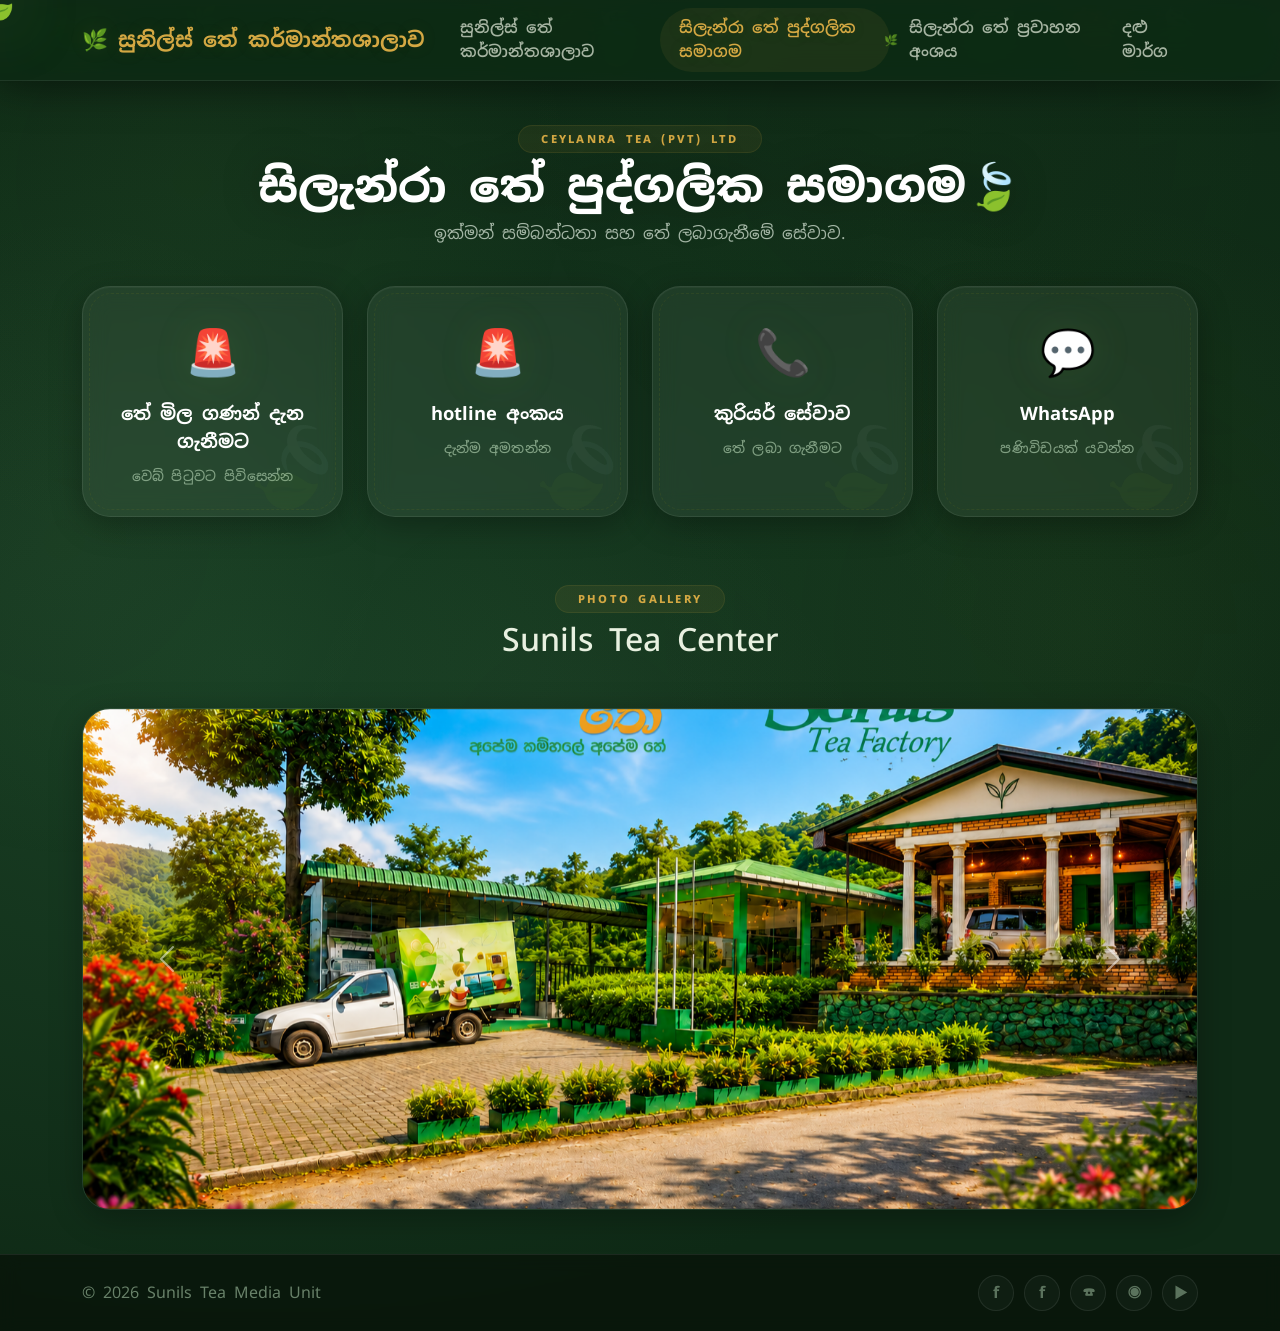
<file: sirendra.html>
<!DOCTYPE html>
<html lang="si">
<head>
    <meta charset="utf-8">
    <meta name="viewport" content="width=device-width, initial-scale=1">
    <title>සිලැන්රා තේ පුද්ගලික සමාගම</title>

    <!-- Bootstrap 5.3.2 (same as theme) -->
    <link href="https://cdn.jsdelivr.net/npm/bootstrap@5.3.2/dist/css/bootstrap.min.css" rel="stylesheet">
    <!-- Google Font (Sinhala) -->
    <link href="https://fonts.googleapis.com/css2?family=Noto+Sans+Sinhala:wght@400;500;600;700;800&display=swap" rel="stylesheet">

    <style>
        /* ===== ROOT VARIABLES (Tea Leaf Theme – No Background Image) ===== */
        :root {
            --tea-dark: #0f2a16;
            --tea-mid: #1f4028;
            --tea-green: #4c8b3a;
            --tea-light: #75b843;
            --tea-pale: #a8d08a;
            --gold: #d4a843;
            --card-glass: rgba(255, 255, 255, 0.06);
            --border-glass: rgba(255, 255, 255, 0.08);
        }

        * {
            margin: 0;
            padding: 0;
            box-sizing: border-box;
        }

        body {
            font-family: "Noto Sans Sinhala", sans-serif;
            min-height: 100vh;
            background: radial-gradient(ellipse at 20% 50%, #1a4025 0%, var(--tea-dark) 70%);
            color: #e8f0e0;
            overflow-x: hidden;
            cursor: none;
            position: relative;
        }

        /* ===== FULL PAGE LEAF PATTERN OVERLAY (Pure CSS, no image) ===== */
        body::before {
            content: "";
            position: fixed;
            top: 0;
            left: 0;
            width: 100%;
            height: 100%;
            z-index: 0;
            pointer-events: none;
            background:
                radial-gradient(circle at 15% 20%, rgba(117, 184, 67, 0.04) 0%, transparent 30%),
                radial-gradient(circle at 85% 70%, rgba(117, 184, 67, 0.05) 0%, transparent 35%),
                radial-gradient(circle at 45% 85%, rgba(168, 208, 138, 0.03) 0%, transparent 28%),
                radial-gradient(circle at 70% 15%, rgba(75, 139, 58, 0.04) 0%, transparent 32%),
                radial-gradient(circle at 5% 60%, rgba(168, 208, 138, 0.03) 0%, transparent 25%),
                radial-gradient(circle at 95% 40%, rgba(75, 139, 58, 0.03) 0%, transparent 30%);
        }

        /* ===== FLOATING LEAF PARTICLES (CSS only) ===== */
        .leaf-particle {
            position: fixed;
            font-size: 1.8rem;
            pointer-events: none;
            z-index: 0;
            opacity: 0.08;
            animation: leafFloat linear infinite;
            will-change: transform;
            filter: drop-shadow(0 0 8px rgba(117, 184, 67, 0.1));
        }

        @keyframes leafFloat {
            0% {
                transform: translateY(-20vh) rotate(0deg) scale(0.8);
                opacity: 0.02;
            }
            25% {
                transform: translateY(20vh) translateX(80px) rotate(90deg) scale(1.2);
                opacity: 0.12;
            }
            50% {
                transform: translateY(50vh) translateX(-60px) rotate(180deg) scale(0.9);
                opacity: 0.08;
            }
            75% {
                transform: translateY(75vh) translateX(90px) rotate(270deg) scale(1.1);
                opacity: 0.15;
            }
            100% {
                transform: translateY(110vh) translateX(-40px) rotate(360deg) scale(0.7);
                opacity: 0.02;
            }
        }

        /* ===== CUSTOM LEAF CURSOR ===== */
        #cursor-leaf {
            position: fixed;
            font-size: 2.2rem;
            pointer-events: none;
            z-index: 99999;
            filter: drop-shadow(0 0 30px rgba(117, 184, 67, 0.5));
            transform: translate(-50%, -50%);
            transition: transform 0.06s ease;
        }

        /* ===== TRAIL LEAVES (follow cursor with wind) ===== */
        .trail-leaf {
            position: fixed;
            pointer-events: none;
            z-index: 9998;
            font-size: 1rem;
            opacity: 0.6;
            transform: translate(-50%, -50%);
            filter: drop-shadow(0 0 8px rgba(117, 184, 67, 0.2));
            will-change: transform;
        }

        /* ===== FALLING LEAVES (top to bottom) ===== */
        .falling-leaf {
            position: fixed;
            top: -60px;
            pointer-events: none;
            z-index: 9997;
            font-size: 1.8rem;
            animation: fall linear forwards;
            will-change: transform;
            filter: drop-shadow(0 0 18px rgba(117, 184, 67, 0.2));
            opacity: 0.6;
        }

        @keyframes fall {
            0% {
                transform: translateY(-60px) translateX(0) rotate(0deg) scale(0.8);
                opacity: 0.8;
            }
            20% {
                transform: translateY(20vh) translateX(60px) rotate(120deg) scale(1.1);
            }
            40% {
                transform: translateY(40vh) translateX(-40px) rotate(240deg) scale(0.9);
            }
            60% {
                transform: translateY(60vh) translateX(70px) rotate(360deg) scale(1.05);
            }
            80% {
                transform: translateY(80vh) translateX(-30px) rotate(480deg) scale(0.95);
            }
            100% {
                transform: translateY(110vh) translateX(40px) rotate(600deg) scale(0.6);
                opacity: 0;
            }
        }

        /* ===== GLASS NAVBAR ===== */
        .glass-nav {
            background: rgba(15, 42, 22, 0.85);
            backdrop-filter: blur(18px) saturate(180%);
            border-bottom: 1px solid var(--border-glass);
            box-shadow: 0 4px 40px rgba(0, 0, 0, 0.5);
            z-index: 9996;
            position: relative;
        }

        .navbar-brand {
            font-weight: 800;
            color: var(--gold) !important;
            font-size: 1.3rem;
            display: flex;
            align-items: center;
            gap: 10px;
            transition: transform 0.2s;
            text-shadow: 0 0 20px rgba(212, 168, 67, 0.1);
        }
        .navbar-brand:hover {
            transform: translateX(-4px);
        }

        .nav-link {
            color: rgba(232, 240, 224, 0.7) !important;
            font-weight: 600;
            padding: 0.5rem 1.2rem !important;
            border-radius: 40px;
            transition: all 0.25s ease;
            position: relative;
        }
        .nav-link::after {
            content: "🌿";
            position: absolute;
            right: -8px;
            top: 50%;
            transform: translateY(-50%) scale(0);
            font-size: 0.7rem;
            opacity: 0;
            transition: all 0.3s ease;
        }
        .nav-link:hover::after,
        .nav-link.active::after {
            transform: translateY(-50%) scale(1);
            opacity: 0.8;
        }
        .nav-link:hover,
        .nav-link.active {
            color: var(--tea-pale) !important;
            background: rgba(117, 184, 67, 0.12);
            text-shadow: 0 0 20px rgba(117, 184, 67, 0.1);
        }
        .nav-link.active {
            color: var(--gold) !important;
            background: rgba(212, 168, 67, 0.08);
        }

        /* ===== SECTION TITLE ===== */
        .section-title {
            text-align: center;
            padding: 20px 0 10px;
            position: relative;
            z-index: 1;
        }
        .section-title .eyebrow {
            font-size: 0.7rem;
            letter-spacing: 0.2em;
            font-weight: 800;
            color: var(--gold);
            text-transform: uppercase;
            background: rgba(212, 168, 67, 0.08);
            padding: 0.3rem 1.4rem;
            border-radius: 40px;
            border: 1px solid rgba(212, 168, 67, 0.1);
            display: inline-block;
            margin-bottom: 8px;
        }
        .section-title h1 {
            font-weight: 800;
            color: #ffffff;
            font-size: 2.8rem;
            line-height: 1.15;
            text-shadow: 0 0 40px rgba(0, 0, 0, 0.3);
        }
        .section-title h1::after {
            content: " 🍃";
            display: inline-block;
            animation: leafWiggle 4s ease-in-out infinite;
        }
        @keyframes leafWiggle {
            0%,
            100% {
                transform: rotate(0deg);
            }
            50% {
                transform: rotate(15deg);
            }
        }
        .section-title p {
            font-size: 1.05rem;
            color: rgba(200, 215, 200, 0.8);
            max-width: 500px;
            margin: 0 auto;
        }

        /* ===== CONTACT BENTO GRID (adapted from service-grid) ===== */
        .contact-bento {
            display: grid;
            grid-template-columns: repeat(auto-fit, minmax(220px, 1fr));
            gap: 24px;
            margin-top: 30px;
            position: relative;
            z-index: 1;
        }

        .contact-card {
            background: var(--card-glass);
            backdrop-filter: blur(12px);
            border: 1px solid var(--border-glass);
            border-radius: 28px;
            padding: 32px 20px 30px;
            text-align: center;
            transition: all 0.35s cubic-bezier(0.34, 1.56, 0.64, 1);
            cursor: none;
            display: flex;
            flex-direction: column;
            align-items: center;
            gap: 4px;
            box-shadow:
                0 8px 32px rgba(0, 0, 0, 0.3),
                inset 0 1px 0 rgba(255, 255, 255, 0.04);
            position: relative;
            overflow: hidden;
            min-height: 200px;
            color: #e8f0e0;
            text-decoration: none;
        }

        /* Leaf watermark on cards */
        .contact-card::before {
            content: "🍃";
            position: absolute;
            bottom: -10px;
            right: -5px;
            font-size: 5rem;
            opacity: 0.04;
            transform: rotate(25deg);
            pointer-events: none;
            transition: all 0.5s ease;
        }
        .contact-card:hover::before {
            opacity: 0.12;
            transform: rotate(35deg) scale(1.1);
        }

        /* Stitching border effect */
        .contact-card::after {
            content: "";
            position: absolute;
            top: 6px;
            left: 6px;
            right: 6px;
            bottom: 6px;
            border-radius: 22px;
            border: 1.5px dashed rgba(255, 215, 0, 0.06);
            pointer-events: none;
            transition: border-color 0.4s ease;
        }
        .contact-card:hover::after {
            border-color: rgba(212, 168, 67, 0.15);
        }

        .contact-card:hover {
            transform: translateY(-8px) scale(1.02);
            border-color: rgba(212, 168, 67, 0.2);
            box-shadow:
                0 0 50px rgba(117, 184, 67, 0.06),
                0 16px 48px rgba(0, 0, 0, 0.5),
                inset 0 1px 0 rgba(255, 255, 255, 0.06);
            background: rgba(30, 60, 35, 0.6);
        }

        .contact-card span {
            font-size: 2.8rem;
            display: block;
            margin-bottom: 6px;
            filter: drop-shadow(0 0 20px rgba(117, 184, 67, 0.1));
        }
        .contact-card strong {
            display: block;
            font-size: 1.15rem;
            margin: 4px 0 6px;
            font-weight: 700;
            color: #ffffff;
        }
        .contact-card small {
            font-size: 0.85rem;
            color: rgba(168, 200, 168, 0.7);
            font-weight: 500;
            letter-spacing: 0.3px;
        }

        /* ===== CAROUSEL WRAP ===== */
        .carousel-wrap {
            position: relative;
            z-index: 1;
            margin-top: 30px;
            border-radius: 28px;
            overflow: hidden;
            box-shadow: 0 8px 32px rgba(0, 0, 0, 0.3);
            border: 1px solid var(--border-glass);
        }
        .carousel-wrap img {
            height: 500px;
            object-fit: cover;
            width: 100%;
            transition: transform 0.3s ease;
        }
        .carousel-wrap img:hover {
            transform: scale(1.02);
        }

        /* ===== FOOTER ===== */
        .footer {
            background: rgba(5, 13, 5, 0.6);
            backdrop-filter: blur(8px);
            color: rgba(168, 200, 168, 0.6);
            padding: 20px 0;
            border-top: 1px solid var(--border-glass);
            position: relative;
            z-index: 1;
            margin-top: 20px;
        }
        .socials {
            display: flex;
            gap: 10px;
        }
        .socials a {
            width: 36px;
            height: 36px;
            border-radius: 50%;
            background: rgba(255, 255, 255, 0.03);
            color: rgba(168, 200, 168, 0.5);
            display: grid;
            place-items: center;
            text-decoration: none;
            transition: all 0.25s ease;
            border: 1px solid var(--border-glass);
            cursor: none;
            font-weight: 700;
        }
        .socials a:hover {
            background: var(--gold);
            color: #0a140a;
            transform: translateY(-3px);
            box-shadow: 0 0 30px rgba(212, 168, 67, 0.15);
            border-color: var(--gold);
        }

        /* ===== RESPONSIVE ===== */
        @media (max-width: 768px) {
            .contact-bento {
                grid-template-columns: 1fr;
                gap: 16px;
            }
            .contact-card {
                min-height: 140px;
                padding: 24px 16px;
            }
            .contact-card span {
                font-size: 2.2rem;
            }
            .section-title h1 {
                font-size: 2rem;
            }
            .section-title h1::after {
                content: " 🍃";
                font-size: 1.6rem;
            }
            .carousel-wrap img {
                height: 300px;
            }
            #cursor-leaf {
                font-size: 1.6rem;
            }
            .trail-leaf {
                font-size: 0.8rem !important;
            }
        }

        @media (max-width: 480px) {
            .section-title h1 {
                font-size: 1.6rem;
            }
            .contact-card {
                min-height: 110px;
                padding: 18px 12px;
                border-radius: 20px;
            }
            .contact-card strong {
                font-size: 1rem;
            }
            .contact-card span {
                font-size: 1.8rem;
            }
            .carousel-wrap img {
                height: 200px;
            }
            .footer {
                padding: 15px 0;
            }
        }

        /* ===== SCROLLBAR ===== */
        ::-webkit-scrollbar {
            width: 4px;
        }
        ::-webkit-scrollbar-track {
            background: var(--tea-dark);
        }
        ::-webkit-scrollbar-thumb {
            background: var(--gold);
            border-radius: 10px;
        }
    </style>
</head>
<body>

    <!-- ===== CURSOR LEAF ===== -->
    <div id="cursor-leaf">🍃</div>

    <!-- ===== TRAIL CONTAINER ===== -->
    <div id="trail-container"></div>

    <!-- ===== FLOATING LEAF PARTICLES ===== -->
    <div id="leaf-particles"></div>

    <!-- ===== NAVBAR (theme consistent) ===== -->
    <nav class="navbar navbar-expand-lg glass-nav sticky-top">
        <div class="container">
            <a class="navbar-brand fw-bold" href="index.html">🌿 සුනිල්ස් තේ කර්මාන්තශාලාව</a>
            <button class="navbar-toggler border-0" data-bs-toggle="collapse" data-bs-target="#nav">
                <span class="navbar-toggler-icon" style="filter: invert(0.8);"></span>
            </button>
            <div id="nav" class="collapse navbar-collapse">
                <ul class="navbar-nav ms-auto">
                    <li class="nav-item"><a class="nav-link" href="sunils.html">සුනිල්ස් තේ කර්මාන්තශාලාව</a></li>
                    <li class="nav-item"><a class="nav-link active" href="sirendra.html">සිලැන්රා තේ පුද්ගලික සමාගම</a></li>
                    <li class="nav-item"><a class="nav-link" href="transport.html">සිලැන්රා තේ ප්‍රවාහන අංශය</a></li>
                    <li class="nav-item"><a class="nav-link" href="Leaf routes.html">දළු මාර්ග</a></li>
                </ul>
            </div>
        </div>
    </nav>

    <!-- ===== MAIN CONTENT (preserved exactly) ===== -->
    <main class="container py-4">
        <div class="section-title">
            <span class="eyebrow">Ceylanra TEA (PVT) LTD</span>
            <h1>සිලැන්රා තේ පුද්ගලික සමාගම</h1>
            <p>ඉක්මන් සම්බන්ධතා සහ තේ ලබාගැනීමේ සේවාව.</p>
        </div>

        <!-- Contact bento grid (4 cards) -->
        <div class="contact-bento">
            <a class="contact-card tea-price" href="Tea Menu.html">
                <span>🚨</span>
                <strong>තේ මිල ගණන් දැන ගැනීමට </strong>
                <small>වෙබ් පිටුවට පිවිසෙන්න </small>
            </a>   
            <a class="contact-card emergency" href="tel:+94773565765">
                <span>🚨</span>
                <strong>hotline අංකය</strong>
                <small>දැන්ම අමතන්න</small>
            </a>
            <a class="contact-card" href="tel:+94773565765">
                <span>📞</span>
                <strong>කුරියර් සේවාව</strong>
                <small>තේ ලබා ගැනීමට</small>
            </a>
            <a class="contact-card" href="https://wa.me/94773565765" target="_blank">
                <span>💬</span>
                <strong>WhatsApp</strong>
                <small>පණිවිඩයක් යවන්න</small>
            </a>
        </div>

        <!-- Photo gallery section -->
        <section class="mt-5">
            <div class="section-title">
                <span class="eyebrow">PHOTO GALLERY</span>
                <h2>Sunils Tea Center</h2>
            </div>
            <div class="carousel-wrap">
                <div id="centreCarousel" class="carousel slide" data-bs-ride="carousel">
                    <div class="carousel-inner">
                        <div class="carousel-item active">
                            <img src="assets/IMG/Sunils Tea Center.png" alt="Tea Center">
                        </div>
                        <div class="carousel-item">
                            <img src="assets/IMG/TC/1.jpg" alt="Tea Center drone">
                        </div>
                        <div class="carousel-item">
                            <img src="assets/IMG/TC/4.jpg" alt="Tea plantation">
                        </div>
                        <div class="carousel-item">
                            <img src="assets/IMG/TC/2.jpg" alt="Tea products">
                        </div>
                        <div class="carousel-item">
                            <img src="assets/IMG/TC/3.jpg" alt="Tea">
                        </div>
                    </div>
                    <button class="carousel-control-prev" type="button" data-bs-target="#centreCarousel" data-bs-slide="prev">
                        <span class="carousel-control-prev-icon"></span>
                    </button>
                    <button class="carousel-control-next" type="button" data-bs-target="#centreCarousel" data-bs-slide="next">
                        <span class="carousel-control-next-icon"></span>
                    </button>
                </div>
            </div>
        </section>
    </main>

    <!-- ===== FOOTER (theme consistent) ===== -->
    <footer class="footer">
        <div class="container d-flex flex-wrap justify-content-between align-items-center gap-3">
            <div>© 2026 Sunils Tea Media Unit</div>
            <div class="socials">
                <a href="#">f</a>
                <a href="#">f</a>
                <a href="tel:+94342269587">☎</a>
                <a href="https://wa.me/94763597334">◉</a>
                <a href="#">▶</a>
            </div>
        </div>
    </footer>

    <!-- ===== BOOTSTRAP JS ===== -->
    <script src="https://cdn.jsdelivr.net/npm/bootstrap@5.3.2/dist/js/bootstrap.bundle.min.js"></script>

    <!-- ===== THEME JS (only theme-wide effects, no service logic) ===== -->
    <script>
        (function() {
            "use strict";

            // ---- FLOATING LEAF PARTICLES ----
            const leafContainer = document.getElementById('leaf-particles');
            const leafEmojis = ['🍃', '🌿', '🍂', '🌱'];
            for (let i = 0; i < 30; i++) {
                const el = document.createElement('div');
                el.className = 'leaf-particle';
                el.textContent = leafEmojis[i % leafEmojis.length];
                const size = 1.2 + Math.random() * 2.2;
                el.style.fontSize = size + 'rem';
                el.style.left = (Math.random() * 100) + '%';
                el.style.animationDuration = (14 + Math.random() * 22) + 's';
                el.style.animationDelay = (Math.random() * 18) + 's';
                el.style.opacity = 0.03 + Math.random() * 0.08;
                leafContainer.appendChild(el);
            }

            // ---- CURSOR LEAF ----
            const cursorLeaf = document.getElementById('cursor-leaf');
            let cursorX = -100,
                cursorY = -100;

            document.addEventListener('mousemove', (e) => {
                cursorX = e.clientX;
                cursorY = e.clientY;
                cursorLeaf.style.left = cursorX + 'px';
                cursorLeaf.style.top = cursorY + 'px';
            });

            document.addEventListener('mouseleave', () => cursorLeaf.style.opacity = '0');
            document.addEventListener('mouseenter', () => cursorLeaf.style.opacity = '1');

            // ---- TRAIL LEAVES ----
            const trailContainer = document.getElementById('trail-container');
            const trailLength = 14;
            let trailPositions = [];
            let trailElements = [];

            for (let i = 0; i < trailLength; i++) {
                const el = document.createElement('div');
                el.className = 'trail-leaf';
                el.textContent = ['🍃', '🌿', '🍂', '🌱'][i % 4];
                const scale = 1 - (i / trailLength) * 0.65;
                el.style.fontSize = `${20 * scale}px`;
                el.style.opacity = 0.7 - (i / trailLength) * 0.6;
                el.style.transform = `rotate(${i * 18}deg)`;
                trailContainer.appendChild(el);
                trailElements.push(el);
                trailPositions.push({ x: -100, y: -100 });
            }

            document.addEventListener('mousemove', (e) => {
                trailPositions.unshift({ x: e.clientX, y: e.clientY });
                trailPositions.pop();
            });

            let windAngle = 0;

            function updateTrail() {
                windAngle += 0.025;
                const wind = Math.sin(windAngle) * 16;

                trailElements.forEach((el, index) => {
                    const pos = trailPositions[index] || trailPositions[trailPositions.length - 1];
                    const delayOffset = index * 1.2;
                    const windOffset = wind * (1 + index * 0.15);

                    el.style.left = (pos.x + windOffset) + 'px';
                    el.style.top = (pos.y + delayOffset) + 'px';
                    el.style.transform =
                        `rotate(${index * 22 + wind * 1.5}deg) scale(${1 - index * 0.035})`;
                });

                requestAnimationFrame(updateTrail);
            }
            updateTrail();

            // ---- FALLING LEAVES ----
            const fallingEmojis = ['🍃', '🌿', '🍂', '🌱'];

            function spawnFallingLeaf() {
                const leaf = document.createElement('div');
                leaf.className = 'falling-leaf';
                leaf.textContent = fallingEmojis[Math.floor(Math.random() * fallingEmojis.length)];

                const size = 1.4 + Math.random() * 2.2;
                leaf.style.fontSize = size + 'rem';
                leaf.style.left = (Math.random() * 100) + '%';

                const duration = 10 + Math.random() * 16;
                leaf.style.animationDuration = duration + 's';
                leaf.style.animationDelay = (Math.random() * 2) + 's';

                document.body.appendChild(leaf);

                setTimeout(() => {
                    if (leaf.parentNode) leaf.remove();
                }, (duration + 4) * 1000);
            }

            for (let i = 0; i < 15; i++) {
                setTimeout(spawnFallingLeaf, i * 250);
            }

            setInterval(() => {
                const count = 1 + Math.floor(Math.random() * 2);
                for (let i = 0; i < count; i++) {
                    setTimeout(spawnFallingLeaf, i * 200);
                }
            }, 1200);

            console.log('🍃 Sunils Tea Factory – Sirendra Page loaded');
        })();
    </script>
</body>
</html>
</file>
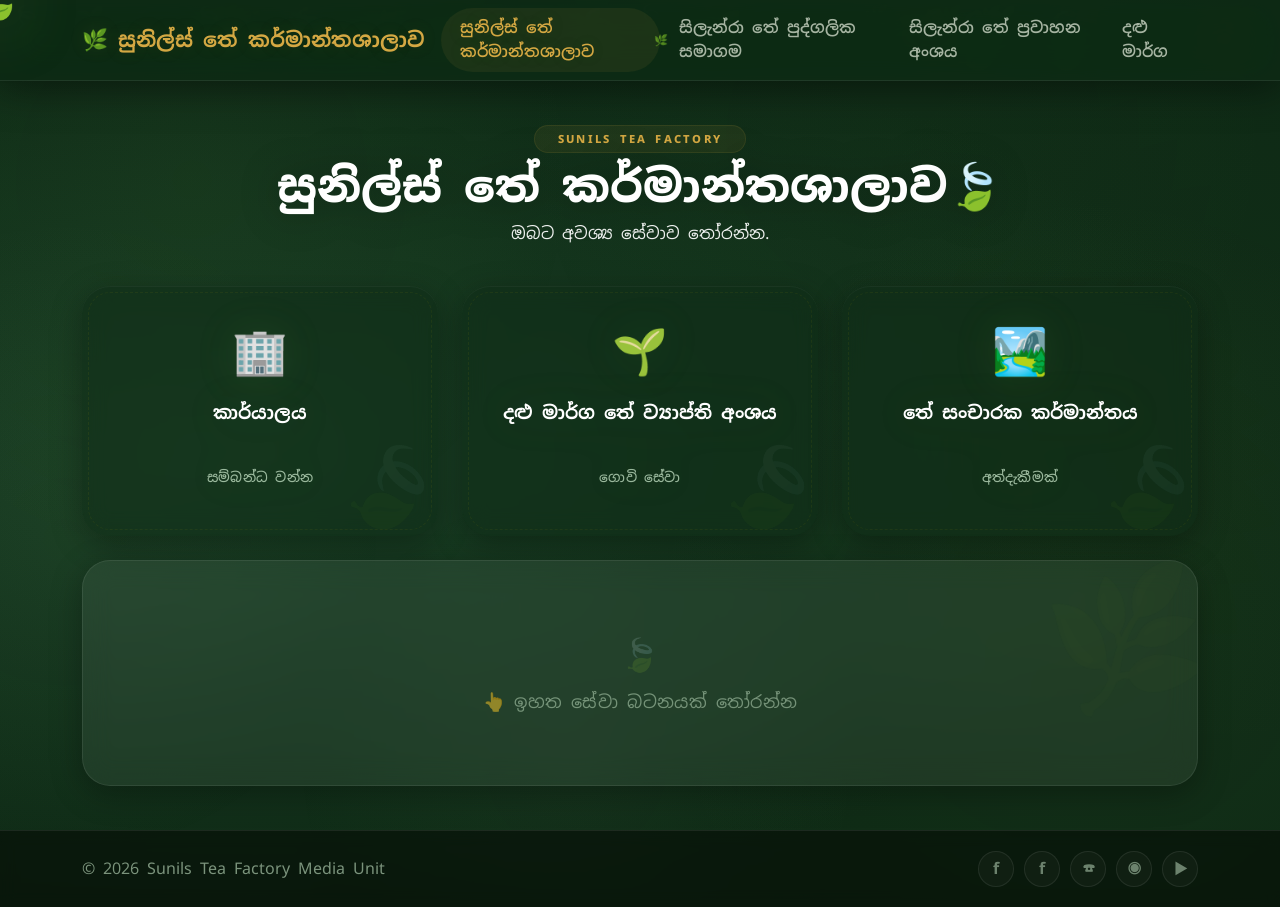
<file: sunils.html>
<!doctype html>
<html lang="si">
<head>
    <meta charset="utf-8">
    <meta name="viewport" content="width=device-width, initial-scale=1">
    <title>සුනිල්ස් තේ කර්මාන්ත ශාලාව</title>

    <!-- Bootstrap 5 -->
    <link href="https://cdn.jsdelivr.net/npm/bootstrap@5.3.3/dist/css/bootstrap.min.css" rel="stylesheet">

    <!-- Google Font (Sinhala) -->
    <link href="https://fonts.googleapis.com/css2?family=Noto+Sans+Sinhala:wght@400;500;600;700;800&display=swap" rel="stylesheet">

    <style>
        /* ===== ROOT VARIABLES ===== */
        :root {
            --tea-dark: #0f2a16;
            --tea-mid: #1f4028;
            --tea-green: #4c8b3a;
            --tea-light: #75b843;
            --tea-pale: #a8d08a;
            --gold: #d4a843;
            --card-glass: rgba(255, 255, 255, 0.06);
            --border-glass: rgba(255, 255, 255, 0.08);
        }

        * {
            margin: 0;
            padding: 0;
            box-sizing: border-box;
        }

        body {
            font-family: "Noto Sans Sinhala", sans-serif;
            min-height: 100vh;
            background: radial-gradient(ellipse at 20% 50%, #1a4025 0%, var(--tea-dark) 70%);
            color: #e8f0e0;
            overflow-x: hidden;
            cursor: none;
            position: relative;
        }

        /* ===== FULL PAGE LEAF PATTERN OVERLAY ===== */
        body::before {
            content: "";
            position: fixed;
            top: 0;
            left: 0;
            width: 100%;
            height: 100%;
            z-index: 0;
            pointer-events: none;
            background:
                radial-gradient(circle at 15% 20%, rgba(117, 184, 67, 0.04) 0%, transparent 30%),
                radial-gradient(circle at 85% 70%, rgba(117, 184, 67, 0.05) 0%, transparent 35%),
                radial-gradient(circle at 45% 85%, rgba(168, 208, 138, 0.03) 0%, transparent 28%),
                radial-gradient(circle at 70% 15%, rgba(75, 139, 58, 0.04) 0%, transparent 32%),
                radial-gradient(circle at 5% 60%, rgba(168, 208, 138, 0.03) 0%, transparent 25%),
                radial-gradient(circle at 95% 40%, rgba(75, 139, 58, 0.03) 0%, transparent 30%);
        }

        /* ===== FLOATING LEAF PARTICLES ===== */
        .leaf-particle {
            position: fixed;
            font-size: 1.8rem;
            pointer-events: none;
            z-index: 0;
            opacity: 0.08;
            animation: leafFloat linear infinite;
            will-change: transform;
            filter: drop-shadow(0 0 8px rgba(117, 184, 67, 0.1));
        }

        @keyframes leafFloat {
            0% { transform: translateY(-20vh) rotate(0deg) scale(0.8); opacity: 0.02; }
            25% { transform: translateY(20vh) translateX(80px) rotate(90deg) scale(1.2); opacity: 0.12; }
            50% { transform: translateY(50vh) translateX(-60px) rotate(180deg) scale(0.9); opacity: 0.08; }
            75% { transform: translateY(75vh) translateX(90px) rotate(270deg) scale(1.1); opacity: 0.15; }
            100% { transform: translateY(110vh) translateX(-40px) rotate(360deg) scale(0.7); opacity: 0.02; }
        }

        /* ===== CUSTOM LEAF CURSOR ===== */
        #cursor-leaf {
            position: fixed;
            font-size: 2.2rem;
            pointer-events: none;
            z-index: 99999;
            filter: drop-shadow(0 0 30px rgba(117, 184, 67, 0.5));
            transform: translate(-50%, -50%);
            transition: transform 0.06s ease;
        }

        /* ===== TRAIL LEAVES ===== */
        .trail-leaf {
            position: fixed;
            pointer-events: none;
            z-index: 9998;
            font-size: 1rem;
            opacity: 0.6;
            transform: translate(-50%, -50%);
            filter: drop-shadow(0 0 8px rgba(117, 184, 67, 0.2));
            will-change: transform;
        }

        /* ===== FALLING LEAVES ===== */
        .falling-leaf {
            position: fixed;
            top: -60px;
            pointer-events: none;
            z-index: 9997;
            font-size: 1.8rem;
            animation: fall linear forwards;
            will-change: transform;
            filter: drop-shadow(0 0 18px rgba(117, 184, 67, 0.2));
            opacity: 0.6;
        }

        @keyframes fall {
            0% { transform: translateY(-60px) translateX(0) rotate(0deg) scale(0.8); opacity: 0.8; }
            20% { transform: translateY(20vh) translateX(60px) rotate(120deg) scale(1.1); }
            40% { transform: translateY(40vh) translateX(-40px) rotate(240deg) scale(0.9); }
            60% { transform: translateY(60vh) translateX(70px) rotate(360deg) scale(1.05); }
            80% { transform: translateY(80vh) translateX(-30px) rotate(480deg) scale(0.95); }
            100% { transform: translateY(110vh) translateX(40px) rotate(600deg) scale(0.6); opacity: 0; }
        }

        /* ===== GLASS NAVBAR ===== */
        .glass-nav {
            background: rgba(15, 42, 22, 0.85);
            backdrop-filter: blur(18px) saturate(180%);
            border-bottom: 1px solid var(--border-glass);
            box-shadow: 0 4px 40px rgba(0, 0, 0, 0.5);
            z-index: 9996;
            position: relative;
        }

        .navbar-brand {
            font-weight: 800;
            color: var(--gold) !important;
            font-size: 1.3rem;
            display: flex;
            align-items: center;
            gap: 10px;
            transition: transform 0.2s;
            text-shadow: 0 0 20px rgba(212, 168, 67, 0.1);
        }
        .navbar-brand:hover { transform: translateX(-4px); }

        .nav-link {
            color: rgba(232, 240, 224, 0.7) !important;
            font-weight: 600;
            padding: 0.5rem 1.2rem !important;
            border-radius: 40px;
            transition: all 0.25s ease;
            position: relative;
            cursor: none;
        }
        .nav-link::after {
            content: "🌿";
            position: absolute;
            right: -8px;
            top: 50%;
            transform: translateY(-50%) scale(0);
            font-size: 0.7rem;
            opacity: 0;
            transition: all 0.3s ease;
        }
        .nav-link:hover::after,
        .nav-link.active::after {
            transform: translateY(-50%) scale(1);
            opacity: 0.8;
        }
        .nav-link:hover,
        .nav-link.active {
            color: var(--tea-pale) !important;
            background: rgba(117, 184, 67, 0.12);
            text-shadow: 0 0 20px rgba(117, 184, 67, 0.1);
        }
        .nav-link.active {
            color: var(--gold) !important;
            background: rgba(212, 168, 67, 0.08);
        }

        /* ===== SECTION TITLE ===== */
        .section-title {
            text-align: center;
            padding: 20px 0 10px;
            position: relative;
            z-index: 1;
        }
        .section-title .eyebrow {
            font-size: 0.7rem;
            letter-spacing: 0.2em;
            font-weight: 800;
            color: var(--gold);
            text-transform: uppercase;
            background: rgba(212, 168, 67, 0.08);
            padding: 0.3rem 1.4rem;
            border-radius: 40px;
            border: 1px solid rgba(212, 168, 67, 0.1);
            display: inline-block;
            margin-bottom: 8px;
        }
        .section-title h1 {
            font-weight: 800;
            color: #ffffff;
            font-size: 2.8rem;
            line-height: 1.15;
            text-shadow: 0 0 40px rgba(0, 0, 0, 0.3);
        }
        .section-title h1::after {
            content: " 🍃";
            display: inline-block;
            animation: leafWiggle 4s ease-in-out infinite;
        }
        @keyframes leafWiggle {
            0%, 100% { transform: rotate(0deg); }
            50% { transform: rotate(15deg); }
        }
        .section-title p {
            font-size: 1.05rem;
            color: rgba(255, 255, 255, 0.92);
            max-width: 500px;
            margin: 0 auto;
            font-weight: 400;
        }

        /* ===== SERVICE GRID ===== */
        .service-grid {
            display: grid;
            grid-template-columns: repeat(3, 1fr);
            gap: 24px;
            margin-top: 30px;
            position: relative;
            z-index: 1;
        }

        .service-card {
            background: var(--card-glass);
            backdrop-filter: blur(12px);
            border: 1px solid var(--border-glass);
            border-radius: 28px;
            padding: 32px 20px 30px;
            text-align: center;
            transition: all 0.35s cubic-bezier(0.34, 1.56, 0.64, 1);
            cursor: none;
            display: flex;
            flex-direction: column;
            align-items: center;
            gap: 4px;
            box-shadow: 0 8px 32px rgba(0, 0, 0, 0.3), inset 0 1px 0 rgba(255, 255, 255, 0.04);
            position: relative;
            overflow: hidden;
            min-height: 200px;
            color: #e8f0e0;
            background-color: rgba(15, 42, 22, 0.5);
            border: none;
            outline: none;
            font-family: inherit;
            width: 100%;
        }

        .service-card::before {
            content: "🍃";
            position: absolute;
            bottom: -10px;
            right: -5px;
            font-size: 5rem;
            opacity: 0.04;
            transform: rotate(25deg);
            pointer-events: none;
            transition: all 0.5s ease;
        }
        .service-card:hover::before {
            opacity: 0.12;
            transform: rotate(35deg) scale(1.1);
        }

        .service-card::after {
            content: "";
            position: absolute;
            top: 6px;
            left: 6px;
            right: 6px;
            bottom: 6px;
            border-radius: 22px;
            border: 1.5px dashed rgba(255, 215, 0, 0.06);
            pointer-events: none;
            transition: border-color 0.4s ease;
        }
        .service-card:hover::after {
            border-color: rgba(212, 168, 67, 0.15);
        }

        .service-card:hover {
            transform: translateY(-8px) scale(1.02);
            border-color: rgba(212, 168, 67, 0.2);
            box-shadow: 0 0 50px rgba(117, 184, 67, 0.06), 0 16px 48px rgba(0, 0, 0, 0.5), inset 0 1px 0 rgba(255, 255, 255, 0.06);
            background: rgba(30, 60, 35, 0.6);
        }

        .service-card.selected {
            border-color: var(--gold);
            background: rgba(30, 60, 35, 0.7);
            box-shadow: 0 0 50px rgba(212, 168, 67, 0.08);
        }

        .service-card span {
            font-size: 2.8rem;
            display: block;
            margin-bottom: 6px;
            filter: drop-shadow(0 0 20px rgba(117, 184, 67, 0.1));
        }
        .service-card strong {
            display: block;
            font-size: 1.15rem;
            margin: 4px 0 6px;
            font-weight: 700;
            color: #ffffff;
        }
        .service-card small {
            font-size: 0.85rem;
            color: rgba(200, 230, 200, 0.75);
            font-weight: 500;
            letter-spacing: 0.3px;
        }

        /* ===== SERVICE PANEL ===== */
        .service-panel {
            background: var(--card-glass);
            backdrop-filter: blur(14px);
            border: 1px solid var(--border-glass);
            border-radius: 28px;
            padding: 30px 28px;
            min-height: 180px;
            box-shadow: 0 8px 32px rgba(0, 0, 0, 0.3);
            transition: all 0.5s ease;
            position: relative;
            z-index: 1;
            overflow: hidden;
        }
        .service-panel::before {
            content: "🌿";
            position: absolute;
            top: -20px;
            right: -10px;
            font-size: 8rem;
            opacity: 0.03;
            pointer-events: none;
            transform: rotate(-10deg);
        }
        .service-panel .eyebrow {
            font-size: 0.65rem;
            letter-spacing: 0.18em;
            font-weight: 800;
            color: var(--gold);
            text-transform: uppercase;
            background: rgba(212, 168, 67, 0.08);
            padding: 0.2rem 1.2rem;
            border-radius: 40px;
            border: 1px solid rgba(212, 168, 67, 0.08);
            display: inline-block;
            margin-bottom: 6px;
        }
        .service-panel h3 {
            font-weight: 800;
            color: var(--gold);
            font-size: 1.5rem;
            margin-bottom: 12px;
            display: flex;
            align-items: center;
            gap: 12px;
            flex-wrap: wrap;
        }
        .service-panel p {
            color: rgba(255, 255, 255, 0.93);
            font-size: 1.05rem;
            line-height: 1.7;
            max-width: 600px;
            font-weight: 400;
        }
        .service-panel .panel-actions {
            display: flex;
            flex-wrap: wrap;
            gap: 12px;
            margin-top: 18px;
        }
        .service-panel .action-btn {
            display: inline-block;
            background: rgba(117, 184, 67, 0.12);
            border: 1px solid rgba(117, 184, 67, 0.15);
            color: var(--tea-pale);
            text-decoration: none;
            padding: 10px 20px;
            border-radius: 40px;
            font-weight: 600;
            transition: all 0.25s ease;
            backdrop-filter: blur(4px);
            cursor: none;
            font-family: inherit;
            font-size: 0.9rem;
            text-align: center;
        }
        .service-panel .action-btn:hover {
            background: rgba(117, 184, 67, 0.2);
            border-color: var(--tea-green);
            transform: translateY(-2px);
            box-shadow: 0 8px 24px rgba(117, 184, 67, 0.08);
            color: #ffffff;
        }

        .service-panel .row img {
            border-radius: 16px;
            transition: transform 0.3s ease;
            height: 120px;
            width: 100%;
            object-fit: cover;
        }
        .service-panel .row img:hover {
            transform: scale(1.04);
        }

        .empty-panel {
            text-align: center;
            color: rgba(200, 230, 200, 0.5);
            padding: 40px 20px;
            font-size: 1.1rem;
            letter-spacing: 0.3px;
        }
        .empty-panel::before {
            content: "🍃 ";
            font-size: 2rem;
            display: block;
            margin-bottom: 10px;
            opacity: 0.3;
        }

        /* ===== FOOTER ===== */
        .footer {
            background: rgba(5, 13, 5, 0.6);
            backdrop-filter: blur(8px);
            color: rgba(200, 230, 200, 0.6);
            padding: 20px 0;
            border-top: 1px solid var(--border-glass);
            position: relative;
            z-index: 1;
            margin-top: 20px;
        }
        .socials {
            display: flex;
            gap: 10px;
        }
        .socials a {
            width: 36px;
            height: 36px;
            border-radius: 50%;
            background: rgba(255, 255, 255, 0.03);
            color: rgba(200, 230, 200, 0.5);
            display: grid;
            place-items: center;
            text-decoration: none;
            transition: all 0.25s ease;
            border: 1px solid var(--border-glass);
            cursor: none;
            font-weight: 700;
        }
        .socials a:hover {
            background: var(--gold);
            color: #0a140a;
            transform: translateY(-3px);
            box-shadow: 0 0 30px rgba(212, 168, 67, 0.15);
            border-color: var(--gold);
        }

        /* ===== CAROUSEL ===== */
        .carousel-control-prev-icon,
        .carousel-control-next-icon {
            filter: drop-shadow(0 0 12px rgba(0, 0, 0, 0.8));
        }
        .carousel-indicators [data-bs-target] {
            background-color: var(--gold);
        }
        .carousel-inner img {
            height: 420px;
            object-fit: cover;
            width: 100%;
            background: #1a4025;
        }

        /* ===== IMAGE PLACEHOLDER STYLES (fallback) ===== */
        .img-placeholder {
            background: linear-gradient(135deg, #1a4025, #2d5a3a);
            display: flex;
            align-items: center;
            justify-content: center;
            font-size: 2.8rem;
            color: rgba(255, 255, 255, 0.15);
            min-height: 100px;
            border-radius: 14px;
            border: 1px solid var(--border-glass);
        }
        .img-placeholder-sm {
            min-height: 70px;
            font-size: 1.8rem;
        }

        /* ===== TOURISM HIGHLIGHT CARDS ===== */
        .tourism-highlight {
            background: rgba(255, 255, 255, 0.04);
            border-radius: 16px;
            padding: 16px;
            height: 100%;
            border: 1px solid rgba(255, 255, 255, 0.04);
            transition: background 0.3s ease;
        }
        .tourism-highlight:hover {
            background: rgba(255, 255, 255, 0.07);
        }
        .tourism-highlight h5 {
            color: var(--gold);
            font-weight: 700;
            font-size: 1rem;
        }
        .tourism-highlight p {
            color: rgba(255, 255, 255, 0.9) !important;
            font-size: 0.88rem !important;
            margin-bottom: 0;
        }

        /* ===== PROCESS STEP ===== */
        .process-step {
            text-align: center;
            padding: 14px 8px;
            border-radius: 14px;
            background: rgba(255, 255, 255, 0.04);
            border: 1px solid rgba(255, 255, 255, 0.04);
            transition: background 0.3s ease;
        }
        .process-step:hover {
            background: rgba(255, 255, 255, 0.07);
        }
        .process-step .icon {
            font-size: 2.2rem;
            display: block;
            margin-bottom: 4px;
        }
        .process-step h6 {
            font-weight: 700;
            color: #ffffff;
            font-size: 0.85rem;
            margin-bottom: 0;
        }
        .process-step small {
            color: rgba(200, 230, 200, 0.7);
            font-size: 0.7rem;
        }

        /* ===== ENGLISH GUIDE ===== */
        .guide-box {
            background: rgba(255, 255, 255, 0.05);
            border-radius: 18px;
            padding: 20px 18px;
            border-left: 4px solid var(--gold);
        }
        .guide-box h4 {
            color: var(--gold);
            font-weight: 700;
            font-size: 1.1rem;
        }
        .guide-box p {
            color: rgba(255, 255, 255, 0.92) !important;
            font-size: 0.9rem !important;
        }
        .guide-box ol {
            color: rgba(255, 255, 255, 0.9);
            font-size: 0.88rem;
            padding-left: 1.4rem;
            line-height: 1.7;
        }
        .guide-box ol li {
            margin-bottom: 4px;
        }

        /* ============================================================ */
        /* ===== MOBILE RESPONSIVE STYLES ===== */
        /* ============================================================ */

        @media (max-width: 992px) {
            .service-grid { gap: 18px; }
            .service-card { min-height: 170px; padding: 24px 16px; border-radius: 24px; }
            .service-card span { font-size: 2.4rem; }
            .service-card strong { font-size: 1.05rem; }
            .section-title h1 { font-size: 2.4rem; }
            .service-panel p { font-size: 0.98rem; }
            .carousel-inner img { height: 340px; }
            .img-placeholder { min-height: 100px; font-size: 2.5rem; }
            #cursor-leaf { font-size: 1.8rem; }
            .trail-leaf { font-size: 0.9rem !important; }
        }

        @media (max-width: 768px) {
            .service-grid {
                grid-template-columns: 1fr;
                gap: 14px;
                max-width: 420px;
                margin-left: auto;
                margin-right: auto;
            }
            .service-card {
                min-height: 100px;
                padding: 16px 18px;
                border-radius: 20px;
                flex-direction: row;
                justify-content: flex-start;
                gap: 16px;
                text-align: left;
                align-items: center;
                background-color: rgba(15, 42, 22, 0.6);
            }
            .service-card span { font-size: 2.2rem; margin-bottom: 0; flex-shrink: 0; }
            .service-card strong { font-size: 0.95rem; margin: 0; text-align: left; }
            .service-card small { font-size: 0.7rem; text-align: left; }
            .service-card::before { font-size: 3.5rem; bottom: -5px; right: -2px; }
            .service-card::after { top: 4px; left: 4px; right: 4px; bottom: 4px; border-radius: 16px; }
            .service-card .card-text-wrap { display: flex; flex-direction: column; }

            .section-title h1 { font-size: 1.8rem; }
            .section-title h1::after { content: " 🍃"; font-size: 1.5rem; }
            .section-title p { font-size: 0.9rem; color: rgba(255, 255, 255, 0.88); }

            .service-panel { padding: 20px 16px; border-radius: 20px; min-height: 150px; }
            .service-panel h3 { font-size: 1.2rem; gap: 8px; }
            .service-panel p { font-size: 0.92rem; line-height: 1.6; color: rgba(255, 255, 255, 0.92); }
            .service-panel .panel-actions { gap: 10px; }
            .service-panel .action-btn { font-size: 0.8rem; padding: 8px 16px; }
            .service-panel .row img { height: 80px; border-radius: 12px; }
            .carousel-inner img { height: 280px !important; }

            .img-placeholder { min-height: 80px; font-size: 2.2rem; border-radius: 12px; }
            .img-placeholder-sm { min-height: 60px; font-size: 1.6rem; }

            .guide-box { padding: 18px 16px; }
            .guide-box h4 { font-size: 1.05rem; }
            .guide-box p, .guide-box ol { font-size: 0.88rem !important; }
            .guide-box ol { padding-left: 1.2rem; }

            .tourism-highlight h5 { font-size: 0.92rem; }
            .tourism-highlight p { font-size: 0.82rem !important; }

            .process-step .icon { font-size: 2rem; }
            .process-step h6 { font-size: 0.8rem; }
            .process-step small { font-size: 0.6rem; }

            .navbar-brand { font-size: 1rem; gap: 6px; }
            .nav-link { font-size: 0.85rem; padding: 0.4rem 1rem !important; }

            .footer { font-size: 0.75rem; padding: 14px 0; }
            .socials a { width: 32px; height: 32px; font-size: 0.75rem; }
            #cursor-leaf { font-size: 1.6rem; }
            .trail-leaf { font-size: 0.8rem !important; }
        }

        @media (max-width: 480px) {
            .section-title h1 { font-size: 1.5rem; }
            .section-title .eyebrow { font-size: 0.6rem; padding: 0.2rem 1rem; }
            .section-title p { font-size: 0.8rem; color: rgba(255, 255, 255, 0.85); }

            .service-grid { gap: 10px; max-width: 100%; padding: 0 4px; }
            .service-card { min-height: 80px; padding: 12px 14px; border-radius: 16px; gap: 12px; background-color: rgba(15, 42, 22, 0.7); }
            .service-card span { font-size: 1.8rem; }
            .service-card strong { font-size: 0.82rem; }
            .service-card small { font-size: 0.6rem; }
            .service-card::before { font-size: 2.8rem; }
            .service-card::after { top: 3px; left: 3px; right: 3px; bottom: 3px; border-radius: 12px; }

            .service-panel { padding: 16px 12px; border-radius: 16px; min-height: 120px; }
            .service-panel .eyebrow { font-size: 0.5rem; padding: 0.15rem 0.8rem; }
            .service-panel h3 { font-size: 1rem; margin-bottom: 8px; }
            .service-panel p { font-size: 0.82rem; line-height: 1.5; color: rgba(255, 255, 255, 0.92); }
            .service-panel .panel-actions { gap: 8px; margin-top: 12px; flex-direction: column; }
            .service-panel .action-btn { font-size: 0.72rem; padding: 6px 14px; text-align: center; width: 100%; }
            .service-panel .row img { height: 60px; border-radius: 10px; }

            .carousel-inner img { height: 200px !important; }

            .img-placeholder { min-height: 60px; font-size: 1.8rem; border-radius: 10px; }
            .img-placeholder-sm { min-height: 50px; font-size: 1.3rem; }

            .guide-box { padding: 14px 12px; border-radius: 14px; }
            .guide-box h4 { font-size: 0.9rem; }
            .guide-box p, .guide-box ol { font-size: 0.78rem !important; }
            .guide-box ol { padding-left: 1rem; }
            .guide-box ol li { margin-bottom: 2px; }

            .tourism-highlight { padding: 12px 10px; border-radius: 12px; }
            .tourism-highlight h5 { font-size: 0.8rem; }
            .tourism-highlight p { font-size: 0.72rem !important; }

            .process-step { padding: 10px 6px; border-radius: 10px; }
            .process-step .icon { font-size: 1.6rem; }
            .process-step h6 { font-size: 0.7rem; }
            .process-step small { font-size: 0.5rem; }

            .navbar-brand { font-size: 0.85rem; gap: 4px; }
            .nav-link { font-size: 0.75rem; padding: 0.3rem 0.8rem !important; }

            .footer { font-size: 0.6rem; padding: 12px 0; }
            .footer .container { flex-direction: column; gap: 6px; text-align: center; }
            .socials a { width: 28px; height: 28px; font-size: 0.65rem; }

            .empty-panel { padding: 24px 12px; font-size: 0.9rem; }
            .empty-panel::before { font-size: 1.6rem; }
            #cursor-leaf { font-size: 1.4rem; }
            .trail-leaf { font-size: 0.7rem !important; }
        }

        @media (max-width: 360px) {
            .section-title h1 { font-size: 1.2rem; }
            .service-card strong { font-size: 0.7rem; }
            .service-card span { font-size: 1.4rem; }
            .service-panel h3 { font-size: 0.85rem; }
            .service-panel p { font-size: 0.72rem; }
            .carousel-inner img { height: 160px !important; }
            .navbar-brand { font-size: 0.7rem; }
            #cursor-leaf { font-size: 1.2rem; }
        }

        /* ===== SCROLLBAR ===== */
        ::-webkit-scrollbar { width: 4px; }
        ::-webkit-scrollbar-track { background: var(--tea-dark); }
        ::-webkit-scrollbar-thumb { background: var(--gold); border-radius: 10px; }
    </style>
</head>
<body>

    <!-- ===== CURSOR LEAF ===== -->
    <div id="cursor-leaf">🍃</div>

    <!-- ===== TRAIL CONTAINER ===== -->
    <div id="trail-container"></div>

    <!-- ===== FLOATING LEAF PARTICLES ===== -->
    <div id="leaf-particles"></div>

    <!-- ===== NAVBAR (links to your other pages) ===== -->
    <nav class="navbar navbar-expand-lg glass-nav sticky-top">
        <div class="container">
            <a class="navbar-brand fw-bold" href="index.html">🌿 සුනිල්ස් තේ කර්මාන්තශාලාව</a>
            <button class="navbar-toggler border-0" type="button" data-bs-toggle="collapse" data-bs-target="#nav" aria-controls="nav" aria-expanded="false" aria-label="Toggle navigation">
                <span class="navbar-toggler-icon" style="filter: invert(0.8);"></span>
            </button>
            <div id="nav" class="collapse navbar-collapse">
                <ul class="navbar-nav ms-auto">
                    <li class="nav-item"><a class="nav-link active" href="sunils.html">සුනිල්ස් තේ කර්මාන්තශාලාව</a></li>
                    <li class="nav-item"><a class="nav-link" href="sirendra.html">සිලැන්රා තේ පුද්ගලික සමාගම</a></li>
                    <li class="nav-item"><a class="nav-link" href="transport.html">සිලැන්රා තේ ප්‍රවාහන අංශය</a></li>
                    <li class="nav-item"><a class="nav-link" href="Leaf routes.html">දළු මාර්ග</a></li>
                </ul>
            </div>
        </div>
    </nav>

    <!-- ===== MAIN CONTENT ===== -->
    <main class="container py-4">
        <div class="section-title">
            <span class="eyebrow">SUNILS TEA FACTORY</span>
            <h1>සුනිල්ස් තේ කර්මාන්තශාලාව</h1>
            <p>ඔබට අවශ්‍ය සේවාව තෝරන්න.</p>
        </div>

        <!-- Service Grid -->
        <div class="service-grid">
            <button class="service-card" data-service="office" type="button">
                <span>🏢</span>
                <span class="card-text-wrap">
                    <strong>කාර්යාලය</strong>
                    <small>සම්බන්ධ වන්න</small>
                </span>
            </button>
            <button class="service-card" data-service="leaf" type="button">
                <span>🌱</span>
                <span class="card-text-wrap">
                    <strong>දළු මාර්ග තේ ව්‍යාප්ති අංශය</strong>
                    <small>ගොවි සේවා</small>
                </span>
            </button>
            <button class="service-card" data-service="tourism" type="button">
                <span>🏞️</span>
                <span class="card-text-wrap">
                    <strong>තේ සංචාරක කර්මාන්තය</strong>
                    <small>අත්දැකීමක්</small>
                </span>
            </button>
        </div>

        <!-- Service Panel -->
        <div id="servicePanel" class="service-panel mt-4">
            <div class="empty-panel">👆 ඉහත සේවා බටනයක් තෝරන්න</div>
        </div>
    </main>

    <!-- ===== FOOTER ===== -->
    <footer class="footer">
        <div class="container d-flex flex-wrap justify-content-between align-items-center gap-3">
            <div>© 2026 Sunils Tea Factory Media Unit</div>
            <div class="socials">
                <a href="#" aria-label="Facebook">f</a>
                <a href="#" aria-label="Facebook">f</a>
                <a href="tel:+94112222222" aria-label="Phone">☎</a>
                <a href="https://wa.me/94770000000" aria-label="WhatsApp">◉</a>
                <a href="#" aria-label="YouTube">▶</a>
            </div>
        </div>
    </footer>

    <!-- ===== BOOTSTRAP JS ===== -->
    <script src="https://cdn.jsdelivr.net/npm/bootstrap@5.3.3/dist/js/bootstrap.bundle.min.js">
    </script>

    <!-- ===== MAIN JS ===== -->
    <script>
        (function() {
            "use strict";

            // ---- FLOATING LEAF PARTICLES ----
            const leafContainer = document.getElementById('leaf-particles');
            const leafEmojis = ['🍃', '🌿', '🍂', '🌱'];
            for (let i = 0; i < 30; i++) {
                const el = document.createElement('div');
                el.className = 'leaf-particle';
                el.textContent = leafEmojis[i % leafEmojis.length];
                const size = 1.2 + Math.random() * 2.2;
                el.style.fontSize = size + 'rem';
                el.style.left = (Math.random() * 100) + '%';
                el.style.animationDuration = (14 + Math.random() * 22) + 's';
                el.style.animationDelay = (Math.random() * 18) + 's';
                el.style.opacity = 0.03 + Math.random() * 0.08;
                leafContainer.appendChild(el);
            }

            // ---- CURSOR LEAF ----
            const cursorLeaf = document.getElementById('cursor-leaf');
            document.addEventListener('mousemove', (e) => {
                cursorLeaf.style.left = e.clientX + 'px';
                cursorLeaf.style.top = e.clientY + 'px';
            });
            document.addEventListener('mouseleave', () => cursorLeaf.style.opacity = '0');
            document.addEventListener('mouseenter', () => cursorLeaf.style.opacity = '1');

            // ---- TRAIL LEAVES ----
            const trailContainer = document.getElementById('trail-container');
            const trailLength = 14;
            let trailPositions = [];
            let trailElements = [];

            for (let i = 0; i < trailLength; i++) {
                const el = document.createElement('div');
                el.className = 'trail-leaf';
                el.textContent = ['🍃', '🌿', '🍂', '🌱'][i % 4];
                const scale = 1 - (i / trailLength) * 0.65;
                el.style.fontSize = `${20 * scale}px`;
                el.style.opacity = 0.7 - (i / trailLength) * 0.6;
                el.style.transform = `rotate(${i * 18}deg)`;
                trailContainer.appendChild(el);
                trailElements.push(el);
                trailPositions.push({ x: -100, y: -100 });
            }

            document.addEventListener('mousemove', (e) => {
                trailPositions.unshift({ x: e.clientX, y: e.clientY });
                trailPositions.pop();
            });

            let windAngle = 0;

            function updateTrail() {
                windAngle += 0.025;
                const wind = Math.sin(windAngle) * 16;

                trailElements.forEach((el, index) => {
                    const pos = trailPositions[index] || trailPositions[trailPositions.length - 1];
                    const delayOffset = index * 1.2;
                    const windOffset = wind * (1 + index * 0.15);

                    el.style.left = (pos.x + windOffset) + 'px';
                    el.style.top = (pos.y + delayOffset) + 'px';
                    el.style.transform =
                        `rotate(${index * 22 + wind * 1.5}deg) scale(${1 - index * 0.035})`;
                });

                requestAnimationFrame(updateTrail);
            }
            updateTrail();

            // ---- FALLING LEAVES ----
            const fallingEmojis = ['🍃', '🌿', '🍂', '🌱'];

            function spawnFallingLeaf() {
                const leaf = document.createElement('div');
                leaf.className = 'falling-leaf';
                leaf.textContent = fallingEmojis[Math.floor(Math.random() * fallingEmojis.length)];

                const size = 1.4 + Math.random() * 2.2;
                leaf.style.fontSize = size + 'rem';
                leaf.style.left = (Math.random() * 100) + '%';

                const duration = 10 + Math.random() * 16;
                leaf.style.animationDuration = duration + 's';
                leaf.style.animationDelay = (Math.random() * 2) + 's';

                document.body.appendChild(leaf);

                setTimeout(() => {
                    if (leaf.parentNode) leaf.remove();
                }, (duration + 4) * 1000);
            }

            for (let i = 0; i < 15; i++) {
                setTimeout(spawnFallingLeaf, i * 250);
            }

            setInterval(() => {
                const count = 1 + Math.floor(Math.random() * 2);
                for (let i = 0; i < count; i++) {
                    setTimeout(spawnFallingLeaf, i * 200);
                }
            }, 1200);

            // ---- SERVICE PANEL DATA ----
            const panel = document.getElementById("servicePanel");

            // Helper: create image grid with your local images (assets/IMG/TEF/*.jpeg)
            function createImageGrid(count, cols, basePath, ext) {
                let html = '<div class="row g-2">';
                for (let i = 1; i <= count; i++) {
                    html += `
                                <div class="col-6 col-md-${cols}">
                                    <img src="${basePath}${i}.${ext}"
                                         class="img-fluid rounded-3"
                                         alt="Tea service ${i}"
                                         style="width:100%; height:100px; object-fit:cover; border-radius:12px; background:#1a4025;"
                                         onerror="this.style.display='none'; this.nextElementSibling.style.display='flex';">
                                    <div class="img-placeholder img-placeholder-sm" style="display:none; height:100px;">
                                        🍃
                                    </div>
                                </div>
                            `;
                }
                html += '</div>';
                return html;
            }

            const serviceData = {
                office: `
                            <span class="eyebrow">OFFICE</span>
                            <h3>🏢 කාර්යාල සම්බන්ධතා</h3>
                            <p>පහත බටන ඔබන්න — ඔබට අවශ්‍ය සම්බන්ධතාවයට සෘජුවම යන්න.</p>
                            <div class="panel-actions">
                                <a class="action-btn" href="tel:+94763597334">💬 WhatsApp / Mobile</a>
                                <a class="action-btn" href="mailto:sunilstea@gmail.com">✉️ Email</a>
                                <a class="action-btn" href="tel:+94763597334">🚨 Hotline</a>
                                <a class="action-btn" href="tel:+94342269587">☎️ කාර්යාලීය අංකය</a>
                            </div>`,

                leaf: `
                            <span class="eyebrow">TEA EXTENSION</span>
                            <h3>🌱 තේ ව්‍යාප්ති අංශය</h3>
                            <div class="panel-actions">
                                <a class="action-btn" href="Leaf routes.html">🗺️ දළු මාර්ග බලන්න</a>
                                <a class="action-btn" href="tel:+94760357755">📅 ඉඩම් පරීක්ෂාවට දින වෙන්කරවා ගන්න</a>
                                <a class="action-btn" href="tel:+94760357755">👨‍🌾 තේ ව්‍යාප්ති නිලධාරී</a>
                                <a class="action-btn" href="tel:+94763597334">🧪 නොමිලේ පස් පරීක්ෂණ වැඩසටහන</a>
                                <a class="action-btn" href="tel:+94773333333">💡 තාක්ෂණික උපදෙස්</a>
                                <a class="action-btn" href="#">📊 2025 දළු මිල ගණන්</a>
                                <a class="action-btn" href="#">📊 2026 දළු මිල ගණන්</a>
                                <a class="action-btn" href="tel:+94773535500">🌾 හේලිස් පොහොර උපදේශන නිලධාරී</a>
                            </div>
                            <div class="mt-4">
                                <h5 class="fw-bold" style="color:var(--gold); font-size:0.95rem;">📸 සේවා ඡායාරූප</h5>
                                ${createImageGrid(5, 2, 'assets/IMG/TEF/', 'jpeg')}
                            </div>`,

                tourism: `
                            <span class="eyebrow">TEA TOURISM</span>
                            <h3>🏞️ සුනිල්ස් තේ කර්මාන්ත ශාලාව – තේ සංචාරක අත්දැකීම</h3>
                            <p>
                                <strong>සුනිල්ස් තේ කර්මාන්ත ශාලාව</strong> වෙත පැමිණෙන සංචාරකයින්ට
                                ශ්‍රී ලංකාවේ සුන්දර තේ වතු පරිසරය, තේ දළු නෙළීමේ සිට
                                අවසන් කළු තේ නිෂ්පාදනය දක්වා සම්පූර්ණ ක්‍රියාවලිය
                                නැරඹීමට සහ අත්විඳීමට අවස්ථාව ලබා දේ.
                            </p>
                            <p>
                                අපගේ අත්දැකීම් සහිත <strong>Tea Factory Guides</strong> විසින්
                                මෙම ක්‍රියාවලිය පිළිබඳ සවිස්තරාත්මක පැහැදිලි කිරීමක්
                                <strong>ඉංග්‍රීසි භාෂාවෙන්</strong> ලබා දෙනු ඇත.
                            </p>

                            <!-- TOURISM HIGHLIGHTS -->
                            <div class="row g-3 mt-3">
                                <div class="col-12 col-md-6">
                                    <div class="tourism-highlight">
                                        <h5>🍃 01. තේ වතු අත්දැකීම</h5>
                                        <p>සුන්දර තේ වතු අතර සංචාරය කරමින් ශ්‍රී ලංකාවේ තේ වගාව පිළිබඳව දැන ගැනීමට අවස්ථාව ලැබේ.</p>
                                    </div>
                                </div>
                                <div class="col-12 col-md-6">
                                    <div class="tourism-highlight">
                                        <h5>🧺 02. තේ දළු නෙළීම</h5>
                                        <p>තේ දළු නෙළන ආකාරය නැරඹීමට සහ තේ දළු නෙළීමේ අත්දැකීම ලබා ගැනීමට අවස්ථාව ලබා දේ.</p>
                                    </div>
                                </div>
                                <div class="col-12 col-md-6">
                                    <div class="tourism-highlight">
                                        <h5>🏭 03. තේ නිෂ්පාදන ක්‍රියාවලිය</h5>
                                        <p>කර්මාන්ත ශාලාව තුළ තේ දළු කළු තේ බවට පත්වන සම්පූර්ණ නිෂ්පාදන ක්‍රියාවලිය නැරඹීමට හැකියාව ඇත.</p>
                                    </div>
                                </div>
                                <div class="col-12 col-md-6">
                                    <div class="tourism-highlight">
                                        <h5>☕ 04. Ceylon Black Tea Experience</h5>
                                        <p>නැවුම්ව නිෂ්පාදනය කරන ලද ශ්‍රී ලාංකීය කළු තේ පානය කරමින් සැබෑ Ceylon Tea අත්දැකීම විඳීමට අවස්ථාව ලැබේ.</p>
                                    </div>
                                </div>
                            </div>

                            <!-- PRODUCTION PROCESS -->
                            <div class="mt-4">
                                <h4 class="fw-bold" style="color:var(--gold); font-size:1.1rem;">🏭 තේ නිෂ්පාදන ක්‍රියාවලිය</h4>
                                <div class="row g-2 g-md-3 mt-2">
                                    <div class="col-6 col-md-3">
                                        <div class="process-step">
                                            <span class="icon">🍃</span>
                                            <h6>මැලවීම</h6>
                                            <small>Withering</small>
                                        </div>
                                    </div>
                                    <div class="col-6 col-md-3">
                                        <div class="process-step">
                                            <span class="icon">⚙️</span>
                                            <h6>ඇඹරීම</h6>
                                            <small>Rolling</small>
                                        </div>
                                    </div>
                                    <div class="col-6 col-md-3">
                                        <div class="process-step">
                                            <span class="icon">🔥</span>
                                            <h6>වියලීම</h6>
                                            <small>Drying</small>
                                        </div>
                                    </div>
                                    <div class="col-6 col-md-3">
                                        <div class="process-step">
                                            <span class="icon">📊</span>
                                            <h6>ශ්‍රේණිගත කිරීම</h6>
                                            <small>Grading</small>
                                        </div>
                                    </div>
                                </div>
                            </div>

                            <!-- ENGLISH GUIDE -->
                            <div class="guide-box mt-4">
                                <h4>🇬🇧 Tea Factory Guided Tour</h4>
                                <p>At <strong>Sunils Tea Factory</strong>, visitors are invited to experience the journey of Ceylon Tea from the tea estate to the finished product.</p>
                                <p>Our experienced English-speaking tea factory guides will explain the tea manufacturing process clearly and professionally throughout the tour.</p>
                                <ol>
                                    <li><strong>Tea Estate Visit</strong> – Explore the beautiful tea plantations and learn about tea cultivation.</li>
                                    <li><strong>Tea Plucking</strong> – Observe how fresh tea leaves are carefully plucked and learn about the traditional tea-plucking method.</li>
                                    <li><strong>Withering</strong> – See how freshly harvested tea leaves are spread and withered to reduce moisture.</li>
                                    <li><strong>Rolling</strong> – Learn how the withered tea leaves are rolled to prepare them for the next stage.</li>
                                    <li><strong>Drying</strong> – Observe how the processed tea is dried to develop its characteristic flavour and aroma.</li>
                                    <li><strong>Grading</strong> – Discover how the finished black tea is sorted and graded according to its characteristics.</li>
                                    <li><strong>Ceylon Black Tea Tasting</strong> – Complete your visit by enjoying a cup of authentic Sri Lankan black tea.</li>
                                </ol>
                                <p class="mb-0">☕ <strong>Experience the story of Ceylon Tea with us.</strong></p>
                            </div>

                            <!-- PHOTO SLIDESHOW — uses your assets/IMG/TT/ images -->
                            <div class="mt-4">
                                <h4 class="fw-bold mb-3" style="color:var(--gold); font-size:1.05rem;">📸 තේ සංචාරක ඡායාරූප</h4>
                                <div id="teaTourismCarousel" class="carousel slide" data-bs-ride="carousel" data-bs-interval="3000">
                                    <div class="carousel-inner rounded-4 overflow-hidden">
                                        <div class="carousel-item active">
                                            <img src="assets/IMG/TT/1.jpg" class="d-block w-100" alt="Tea Tourism 1" style="height:420px; object-fit:cover; background:#1a4025;" onerror="this.style.display='none'; this.parentElement.innerHTML='<div class=\\'img-placeholder\\' style=\\'height:420px; min-height:unset; font-size:5rem;\\'>🌿</div>'">
                                        </div>
                                        <div class="carousel-item">
                                            <img src="assets/IMG/TT/2.jpg" class="d-block w-100" alt="Tea Tourism 2" style="height:420px; object-fit:cover; background:#1a4025;" onerror="this.style.display='none'; this.parentElement.innerHTML='<div class=\\'img-placeholder\\' style=\\'height:420px; min-height:unset; font-size:5rem;\\'>🍃</div>'">
                                        </div>
                                        <div class="carousel-item">
                                            <img src="assets/IMG/TT/3.jpg" class="d-block w-100" alt="Tea Tourism 3" style="height:420px; object-fit:cover; background:#1a4025;" onerror="this.style.display='none'; this.parentElement.innerHTML='<div class=\\'img-placeholder\\' style=\\'height:420px; min-height:unset; font-size:5rem;\\'>🌱</div>'">
                                        </div>
                                        <div class="carousel-item">
                                            <img src="assets/IMG/TT/4.jpg" class="d-block w-100" alt="Tea Tourism 4" style="height:420px; object-fit:cover; background:#1a4025;" onerror="this.style.display='none'; this.parentElement.innerHTML='<div class=\\'img-placeholder\\' style=\\'height:420px; min-height:unset; font-size:5rem;\\'>🍂</div>'">
                                        </div>
                                        <div class="carousel-item">
                                            <img src="assets/IMG/TT/5.jpg" class="d-block w-100" alt="Tea Tourism 5" style="height:420px; object-fit:cover; background:#1a4025;" onerror="this.style.display='none'; this.parentElement.innerHTML='<div class=\\'img-placeholder\\' style=\\'height:420px; min-height:unset; font-size:5rem;\\'>🌿</div>'">
                                        </div>
                                        <div class="carousel-item">
                                            <img src="assets/IMG/TT/6.jpg" class="d-block w-100" alt="Tea Tourism 6" style="height:420px; object-fit:cover; background:#1a4025;" onerror="this.style.display='none'; this.parentElement.innerHTML='<div class=\\'img-placeholder\\' style=\\'height:420px; min-height:unset; font-size:5rem;\\'>🌿</div>'">
                                        </div>
                                        <div class="carousel-item">
                                            <img src="assets/IMG/TT/7.jpg" class="d-block w-100" alt="Tea Tourism 7" style="height:420px; object-fit:cover; background:#1a4025;" onerror="this.style.display='none'; this.parentElement.innerHTML='<div class=\\'img-placeholder\\' style=\\'height:420px; min-height:unset; font-size:5rem;\\'>🍃</div>'">
                                        </div>
                                        <div class="carousel-item">
                                            <img src="assets/IMG/TT/8.jpg" class="d-block w-100" alt="Tea Tourism 8" style="height:420px; object-fit:cover; background:#1a4025;" onerror="this.style.display='none'; this.parentElement.innerHTML='<div class=\\'img-placeholder\\' style=\\'height:420px; min-height:unset; font-size:5rem;\\'>🌱</div>'">
                                        </div>
                                        <div class="carousel-item">
                                            <img src="assets/IMG/TT/9.jpg" class="d-block w-100" alt="Tea Tourism 9" style="height:420px; object-fit:cover; background:#1a4025;" onerror="this.style.display='none'; this.parentElement.innerHTML='<div class=\\'img-placeholder\\' style=\\'height:420px; min-height:unset; font-size:5rem;\\'>🍂</div>'">
                                        </div>
                                        <div class="carousel-item">
                                            <img src="assets/IMG/TT/10.jpg" class="d-block w-100" alt="Tea Tourism 10" style="height:420px; object-fit:cover; background:#1a4025;" onerror="this.style.display='none'; this.parentElement.innerHTML='<div class=\\'img-placeholder\\' style=\\'height:420px; min-height:unset; font-size:5rem;\\'>🌿</div>'">
                                        </div>
                                    </div>
                                    <button class="carousel-control-prev" type="button" data-bs-target="#teaTourismCarousel" data-bs-slide="prev">
                                        <span class="carousel-control-prev-icon"></span>
                                        <span class="visually-hidden">Previous</span>
                                    </button>
                                    <button class="carousel-control-next" type="button" data-bs-target="#teaTourismCarousel" data-bs-slide="next">
                                        <span class="carousel-control-next-icon"></span>
                                        <span class="visually-hidden">Next</span>
                                    </button>
                                </div>
                                <div class="text-center mt-2 d-flex flex-wrap justify-content-center gap-1">
                                    <button type="button" data-bs-target="#teaTourismCarousel" data-bs-slide-to="0" class="btn btn-sm btn-outline-light" style="font-size:0.7rem; padding:2px 10px;">1</button>
                                    <button type="button" data-bs-target="#teaTourismCarousel" data-bs-slide-to="1" class="btn btn-sm btn-outline-light" style="font-size:0.7rem; padding:2px 10px;">2</button>
                                    <button type="button" data-bs-target="#teaTourismCarousel" data-bs-slide-to="2" class="btn btn-sm btn-outline-light" style="font-size:0.7rem; padding:2px 10px;">3</button>
                                    <button type="button" data-bs-target="#teaTourismCarousel" data-bs-slide-to="3" class="btn btn-sm btn-outline-light" style="font-size:0.7rem; padding:2px 10px;">4</button>
                                    <button type="button" data-bs-target="#teaTourismCarousel" data-bs-slide-to="4" class="btn btn-sm btn-outline-light" style="font-size:0.7rem; padding:2px 10px;">5</button>
                                    <button type="button" data-bs-target="#teaTourismCarousel" data-bs-slide-to="5" class="btn btn-sm btn-outline-light" style="font-size:0.7rem; padding:2px 10px;">6</button>
                                    <button type="button" data-bs-target="#teaTourismCarousel" data-bs-slide-to="6" class="btn btn-sm btn-outline-light" style="font-size:0.7rem; padding:2px 10px;">7</button>
                                    <button type="button" data-bs-target="#teaTourismCarousel" data-bs-slide-to="7" class="btn btn-sm btn-outline-light" style="font-size:0.7rem; padding:2px 10px;">8</button>
                                    <button type="button" data-bs-target="#teaTourismCarousel" data-bs-slide-to="8" class="btn btn-sm btn-outline-light" style="font-size:0.7rem; padding:2px 10px;">9</button>
                                    <button type="button" data-bs-target="#teaTourismCarousel" data-bs-slide-to="9" class="btn btn-sm btn-outline-light" style="font-size:0.7rem; padding:2px 10px;">10</button>
                                </div>
                            </div>

                            <!-- CONTACT -->
                            <div class="panel-actions mt-4">
                                <a class="action-btn" href="tel:+94763335365">📞 සංචාරක සේවාව අමතන්න / Contact Tea Tourism</a>
                            </div>
                            <div class="mt-3 text-center">
                                <small style="color:rgba(200,230,200,0.7); font-size:0.75rem;">🌿 <strong>Sunils Tea Factory</strong> – Experience the journey of Ceylon Tea.</small>
                            </div>`
            };

            // ---- CARD CLICK HANDLER ----
            document.querySelectorAll(".service-card").forEach(btn => {
                btn.addEventListener("click", function() {
                    document.querySelectorAll(".service-card").forEach(b => b.classList.remove("selected"));
                    this.classList.add("selected");
                    const service = this.dataset.service;
                    panel.innerHTML = serviceData[service] ||
                        '<div class="empty-panel">👆 සේවාව තෝරන්න</div>';

                    // Re-initialize carousel after content update
                    if (service === 'tourism') {
                        const carouselEl = document.getElementById('teaTourismCarousel');
                        if (carouselEl) {
                            const existing = bootstrap.Carousel.getInstance(carouselEl);
                            if (existing) existing.dispose();
                            new bootstrap.Carousel(carouselEl, {
                                ride: 'carousel',
                                interval: 3000,
                                wrap: true
                            });
                        }
                        // Fix carousel image heights on mobile after render
                        setTimeout(() => {
                            const imgs = carouselEl.querySelectorAll('img');
                            const width = window.innerWidth;
                            let height = 420;
                            if (width < 480) height = 200;
                            else if (width < 768) height = 280;
                            else if (width < 992) height = 340;
                            imgs.forEach(img => {
                                img.style.height = height + 'px';
                            });
                            // Also fix fallback placeholders
                            const placeholders = carouselEl.querySelectorAll('.img-placeholder');
                            placeholders.forEach(el => {
                                el.style.height = height + 'px';
                                el.style.minHeight = 'unset';
                            });
                        }, 150);
                    }

                    panel.scrollIntoView({ behavior: "smooth", block: "nearest" });
                });
            });

            // ---- BOOTSTRAP CAROUSEL AUTO-INIT ----
            document.querySelectorAll('.carousel').forEach(el => {
                if (!bootstrap.Carousel.getInstance(el)) {
                    new bootstrap.Carousel(el, {
                        ride: 'carousel',
                        interval: 3000,
                        wrap: true
                    });
                }
            });

            // ---- FIX CAROUSEL HEIGHT ON RESIZE ----
            function fixCarouselHeights() {
                const carouselEl = document.getElementById('teaTourismCarousel');
                if (!carouselEl) return;
                const imgs = carouselEl.querySelectorAll('img');
                const placeholders = carouselEl.querySelectorAll('.img-placeholder');
                const width = window.innerWidth;
                let height = 420;
                if (width < 480) height = 200;
                else if (width < 768) height = 280;
                else if (width < 992) height = 340;
                imgs.forEach(img => {
                    img.style.height = height + 'px';
                });
                placeholders.forEach(el => {
                    el.style.height = height + 'px';
                    el.style.minHeight = 'unset';
                });
            }
            window.addEventListener('resize', fixCarouselHeights);
            setTimeout(fixCarouselHeights, 500);

            console.log('🍃 Sunils Tea Factory – fully working with your original image paths.');
        })();
    </script>

</body>
</html>
</file>
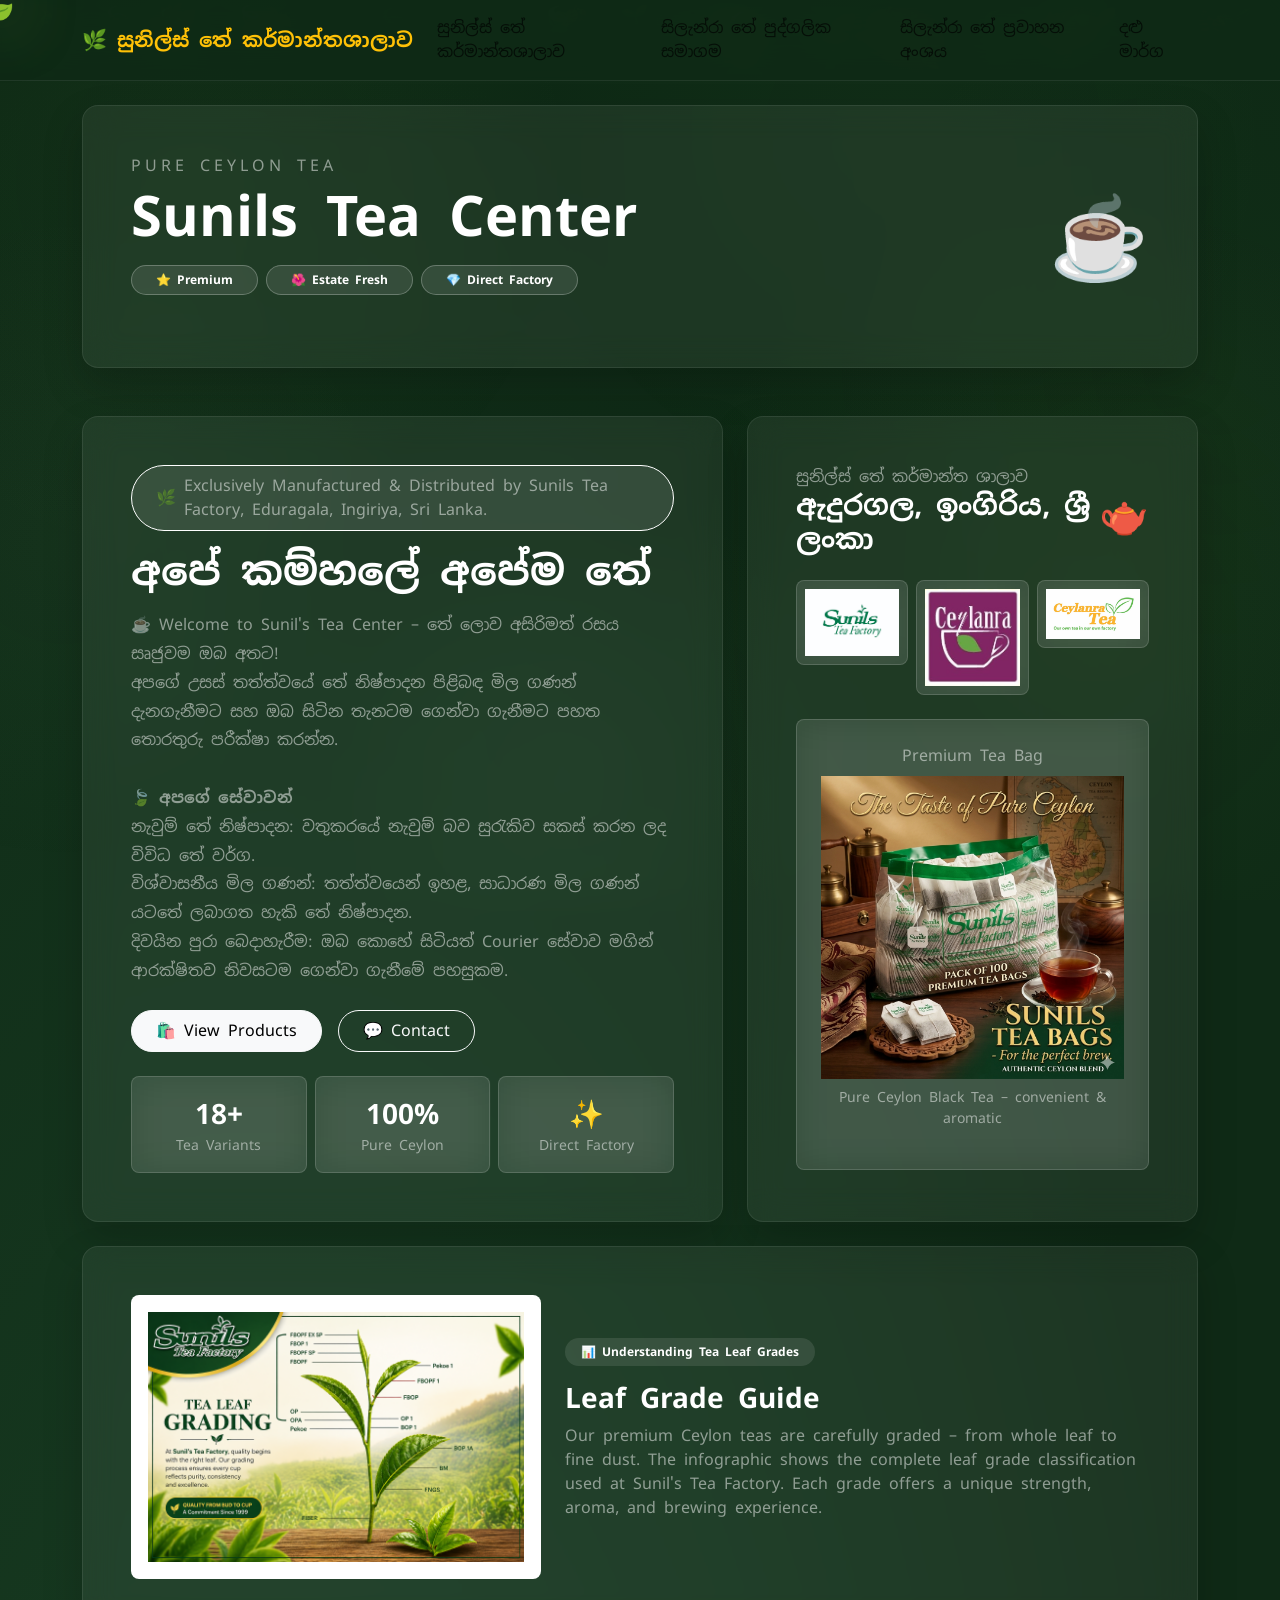
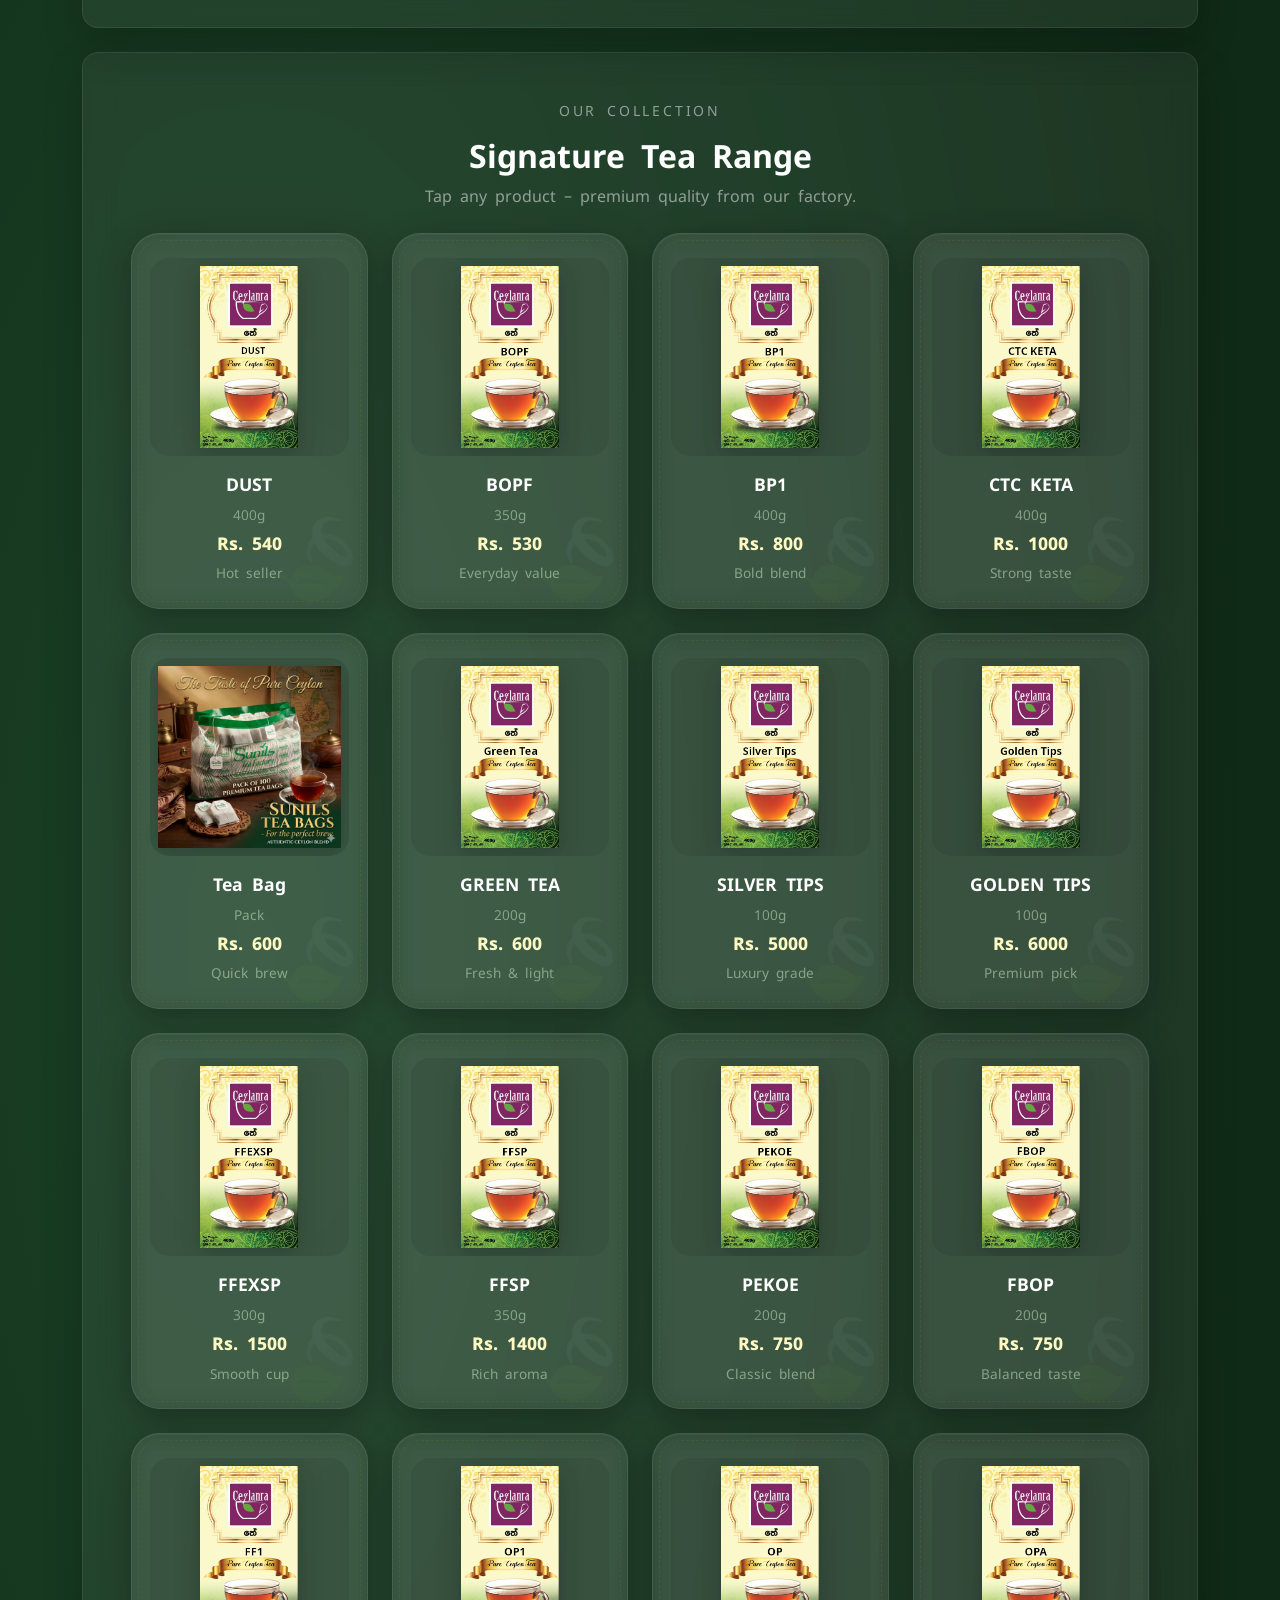
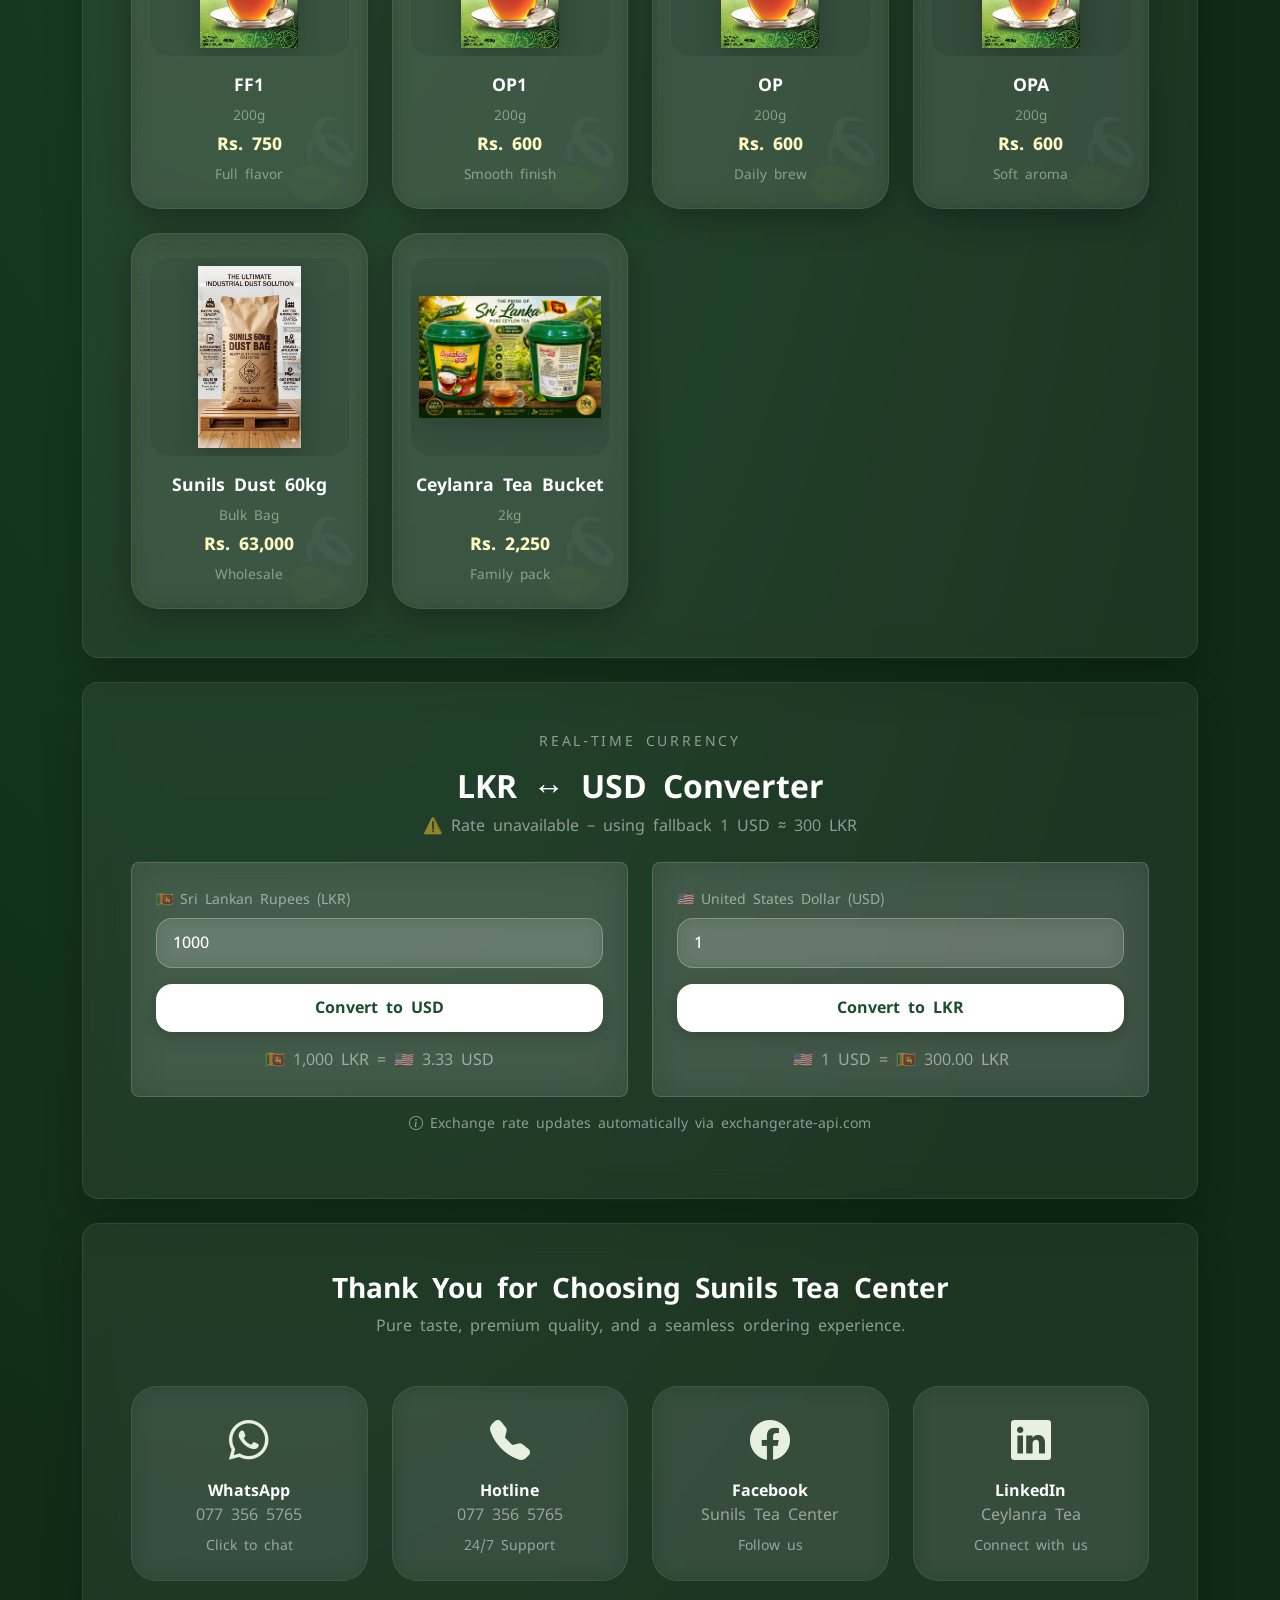
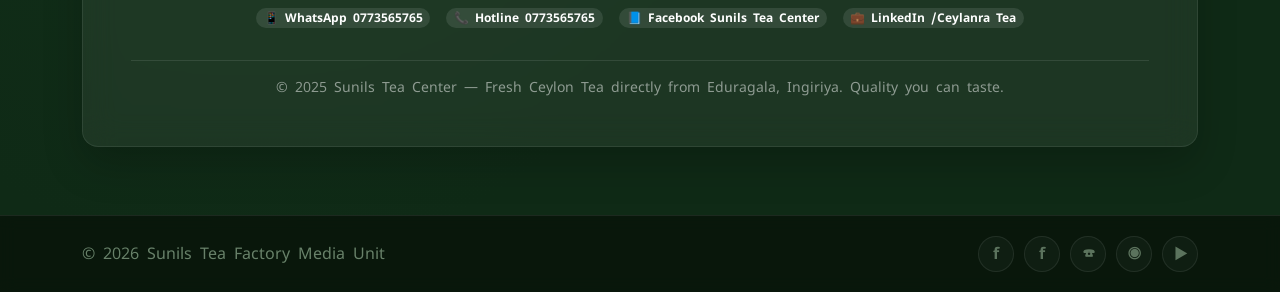
<file: Tea Menu.html>
<!DOCTYPE html>
<html lang="si">
<head>
    <meta charset="UTF-8" />
    <meta name="viewport" content="width=device-width, initial-scale=1.0, user-scalable=yes, viewport-fit=cover" />
    <title>Sunils Tea Center | Pure Ceylon Tea – Responsive</title>

    <!-- Bootstrap 5.3.2 + Icons + Fonts (theme consistent) -->
    <link href="https://cdn.jsdelivr.net/npm/bootstrap@5.3.2/dist/css/bootstrap.min.css" rel="stylesheet">
    <link href="https://cdn.jsdelivr.net/npm/bootstrap-icons@1.11.3/font/bootstrap-icons.min.css" rel="stylesheet">
    <link rel="preconnect" href="https://fonts.googleapis.com">
    <link rel="preconnect" href="https://fonts.gstatic.com" crossorigin>
    <link href="https://fonts.googleapis.com/css2?family=Noto+Sans+Sinhala:wght@300;400;500;600;700;800&family=Poppins:wght@300;400;500;600;700;800&display=swap" rel="stylesheet">

    <style>
        /* ===== ROOT VARIABLES (Sunils Tea Factory Theme) ===== */
        :root {
            --tea-dark: #0f2a16;
            --tea-mid: #1f4028;
            --tea-green: #4c8b3a;
            --tea-light: #75b843;
            --tea-pale: #a8d08a;
            --gold: #d4a843;
            --card-glass: rgba(255, 255, 255, 0.06);
            --border-glass: rgba(255, 255, 255, 0.08);
        }

        * {
            margin: 0;
            padding: 0;
            box-sizing: border-box;
        }

        body {
            font-family: 'Noto Sans Sinhala', 'Poppins', sans-serif;
            min-height: 100vh;
            background: radial-gradient(ellipse at 20% 50%, #1a4025 0%, var(--tea-dark) 70%);
            color: #e8f0e0;
            overflow-x: hidden;
            cursor: none;
            position: relative;
        }

        /* Full page leaf pattern overlay */
        body::before {
            content: "";
            position: fixed;
            top: 0;
            left: 0;
            width: 100%;
            height: 100%;
            z-index: 0;
            pointer-events: none;
            background:
                radial-gradient(circle at 15% 20%, rgba(117, 184, 67, 0.04) 0%, transparent 30%),
                radial-gradient(circle at 85% 70%, rgba(117, 184, 67, 0.05) 0%, transparent 35%),
                radial-gradient(circle at 45% 85%, rgba(168, 208, 138, 0.03) 0%, transparent 28%),
                radial-gradient(circle at 70% 15%, rgba(75, 139, 58, 0.04) 0%, transparent 32%),
                radial-gradient(circle at 5% 60%, rgba(168, 208, 138, 0.03) 0%, transparent 25%),
                radial-gradient(circle at 95% 40%, rgba(75, 139, 58, 0.03) 0%, transparent 30%);
        }

        /* Floating leaf particles (CSS) */
        .leaf-particle {
            position: fixed;
            font-size: 1.8rem;
            pointer-events: none;
            z-index: 0;
            opacity: 0.08;
            animation: leafFloat linear infinite;
            will-change: transform;
            filter: drop-shadow(0 0 8px rgba(117, 184, 67, 0.1));
        }

        @keyframes leafFloat {
            0% { transform: translateY(-20vh) rotate(0deg) scale(0.8); opacity: 0.02; }
            25% { transform: translateY(20vh) translateX(80px) rotate(90deg) scale(1.2); opacity: 0.12; }
            50% { transform: translateY(50vh) translateX(-60px) rotate(180deg) scale(0.9); opacity: 0.08; }
            75% { transform: translateY(75vh) translateX(90px) rotate(270deg) scale(1.1); opacity: 0.15; }
            100% { transform: translateY(110vh) translateX(-40px) rotate(360deg) scale(0.7); opacity: 0.02; }
        }

        /* Custom leaf cursor */
        #cursor-leaf {
            position: fixed;
            font-size: 2.2rem;
            pointer-events: none;
            z-index: 99999;
            filter: drop-shadow(0 0 30px rgba(117, 184, 67, 0.5));
            transform: translate(-50%, -50%);
            transition: transform 0.06s ease;
        }

        /* Trail leaves */
        .trail-leaf {
            position: fixed;
            pointer-events: none;
            z-index: 9998;
            font-size: 1rem;
            opacity: 0.6;
            transform: translate(-50%, -50%);
            filter: drop-shadow(0 0 8px rgba(117, 184, 67, 0.2));
            will-change: transform;
        }

        /* Falling leaves */
        .falling-leaf {
            position: fixed;
            top: -60px;
            pointer-events: none;
            z-index: 9997;
            font-size: 1.8rem;
            animation: fall linear forwards;
            will-change: transform;
            filter: drop-shadow(0 0 18px rgba(117, 184, 67, 0.2));
            opacity: 0.6;
        }

        @keyframes fall {
            0% { transform: translateY(-60px) translateX(0) rotate(0deg) scale(0.8); opacity: 0.8; }
            20% { transform: translateY(20vh) translateX(60px) rotate(120deg) scale(1.1); }
            40% { transform: translateY(40vh) translateX(-40px) rotate(240deg) scale(0.9); }
            60% { transform: translateY(60vh) translateX(70px) rotate(360deg) scale(1.05); }
            80% { transform: translateY(80vh) translateX(-30px) rotate(480deg) scale(0.95); }
            100% { transform: translateY(110vh) translateX(40px) rotate(600deg) scale(0.6); opacity: 0; }
        }

        /* Glassmorphism components */
        .glass {
            background: rgba(255, 255, 255, 0.06);
            backdrop-filter: blur(16px);
            -webkit-backdrop-filter: blur(16px);
            border: 1px solid rgba(255, 255, 255, 0.08);
            box-shadow: 0 18px 40px rgba(0, 0, 0, 0.2);
            border-radius: 2rem;
        }
        .glass-strong {
            background: rgba(255, 255, 255, 0.1);
            backdrop-filter: blur(18px);
            border: 1px solid rgba(255, 255, 255, 0.15);
            border-radius: 1.6rem;
            transition: all 0.3s ease;
        }
        .glass-strong:hover {
            background: rgba(255, 255, 255, 0.15);
            border-color: rgba(255, 255, 255, 0.3);
            transform: translateY(-4px);
            box-shadow: 0 10px 30px rgba(0,0,0,0.4);
        }

        /* Section title */
        .section-title {
            text-align: center;
            padding: 10px 0;
            position: relative;
            z-index: 1;
        }
        .section-title .eyebrow {
            font-size: 0.7rem;
            letter-spacing: 0.2em;
            font-weight: 800;
            color: var(--gold);
            text-transform: uppercase;
            background: rgba(212, 168, 67, 0.08);
            padding: 0.3rem 1.4rem;
            border-radius: 40px;
            border: 1px solid rgba(212, 168, 67, 0.1);
            display: inline-block;
            margin-bottom: 8px;
        }
        .section-title h1, .section-title h2 {
            font-weight: 800;
            color: #ffffff;
            font-size: 2.5rem;
            line-height: 1.15;
            text-shadow: 0 0 40px rgba(0,0,0,0.3);
        }
        .section-title h1::after {
            content: " 🍃";
            display: inline-block;
            animation: leafWiggle 4s ease-in-out infinite;
        }
        @keyframes leafWiggle {
            0%,100% { transform: rotate(0deg); }
            50% { transform: rotate(15deg); }
        }
        .section-title p {
            font-size: 1.05rem;
            color: rgba(200, 215, 200, 0.8);
            max-width: 600px;
            margin: 0 auto;
        }

        /* Product card */
        .product-card {
            background: var(--card-glass);
            backdrop-filter: blur(12px);
            border: 1px solid var(--border-glass);
            border-radius: 28px;
            padding: 24px 18px;
            text-align: center;
            transition: all 0.35s cubic-bezier(0.34, 1.56, 0.64, 1);
            display: flex;
            flex-direction: column;
            align-items: center;
            gap: 6px;
            box-shadow: 0 8px 32px rgba(0,0,0,0.3), inset 0 1px 0 rgba(255,255,255,0.04);
            position: relative;
            overflow: hidden;
            color: #e8f0e0;
            min-height: 260px;
        }
        .product-card::before {
            content: "🍃";
            position: absolute;
            bottom: -10px;
            right: -5px;
            font-size: 5rem;
            opacity: 0.04;
            transform: rotate(25deg);
            pointer-events: none;
            transition: all 0.5s ease;
        }
        .product-card:hover::before {
            opacity: 0.12;
            transform: rotate(35deg) scale(1.1);
        }
        .product-card::after {
            content: "";
            position: absolute;
            top: 6px;
            left: 6px;
            right: 6px;
            bottom: 6px;
            border-radius: 22px;
            border: 1.5px dashed rgba(255, 215, 0, 0.06);
            pointer-events: none;
            transition: border-color 0.4s ease;
        }
        .product-card:hover::after {
            border-color: rgba(212, 168, 67, 0.15);
        }
        .product-card:hover {
            transform: translateY(-8px) scale(1.02);
            border-color: rgba(212, 168, 67, 0.2);
            box-shadow: 0 0 50px rgba(117, 184, 67, 0.06), 0 16px 48px rgba(0,0,0,0.5), inset 0 1px 0 rgba(255,255,255,0.06);
            background: rgba(30, 60, 35, 0.6);
        }
        .product-card .img-wrap {
            width: 100%;
            aspect-ratio: 1 / 1;
            border-radius: 1.2rem;
            overflow: hidden;
            background: rgba(0, 0, 0, 0.08);
            display: flex;
            align-items: center;
            justify-content: center;
            margin-bottom: 10px;
        }
        .product-card .img-wrap img {
            width: 100%;
            height: 100%;
            object-fit: contain;
            padding: 8px;
            filter: drop-shadow(0 6px 12px rgba(0,0,0,0.2));
            transition: transform 0.3s ease;
        }
        .product-card:hover .img-wrap img {
            transform: scale(1.03);
        }
        .product-card .product-title {
            color: #ffffff;
            font-weight: 700;
            font-size: 1.1rem;
        }
        .product-card .product-price {
            color: #FEF9C3;
            font-weight: 800;
            font-size: 1.1rem;
        }
        .product-card .product-desc {
            color: rgba(168, 200, 168, 0.7);
            font-size: 0.85rem;
        }

        /* Contact cards */
        .contact-icon-card {
            background: var(--card-glass);
            backdrop-filter: blur(12px);
            border: 1px solid var(--border-glass);
            border-radius: 1.6rem;
            padding: 24px 20px;
            text-align: center;
            transition: all 0.25s ease;
            color: #e8f0e0;
            text-decoration: none;
            display: block;
        }
        .contact-icon-card:hover {
            transform: translateY(-6px);
            background: rgba(255,255,255,0.15);
            border-color: rgba(255,255,255,0.5);
            color: #fff;
        }
        .contact-icon-card i {
            font-size: 2.5rem;
            margin-bottom: 8px;
            display: block;
        }

        /* Currency converter inputs */
        .converter-input {
            background: rgba(255, 255, 255, 0.1);
            border: 1px solid rgba(255, 255, 255, 0.25);
            color: white;
            backdrop-filter: blur(8px);
            border-radius: 1rem;
            padding: 0.75rem 1rem;
            font-weight: 500;
            width: 100%;
            outline: none;
            transition: 0.2s;
        }
        .converter-input:focus {
            border-color: rgba(255, 255, 255, 0.6);
            background: rgba(255, 255, 255, 0.2);
        }
        .converter-btn {
            background: white;
            color: #1b4d2e;
            font-weight: 700;
            border-radius: 1rem;
            padding: 0.75rem 1.5rem;
            transition: all 0.3s;
            box-shadow: 0 4px 15px rgba(0,0,0,0.2);
            border: none;
            cursor: none;
        }
        .converter-btn:hover {
            transform: scale(1.03);
            box-shadow: 0 8px 25px rgba(0,0,0,0.3);
        }

        /* Footer */
        .footer {
            background: rgba(5, 13, 5, 0.6);
            backdrop-filter: blur(8px);
            color: rgba(168, 200, 168, 0.6);
            padding: 20px 0;
            border-top: 1px solid var(--border-glass);
            position: relative;
            z-index: 1;
            margin-top: 20px;
        }
        .socials {
            display: flex;
            gap: 10px;
        }
        .socials a {
            width: 36px;
            height: 36px;
            border-radius: 50%;
            background: rgba(255, 255, 255, 0.03);
            color: rgba(168, 200, 168, 0.5);
            display: grid;
            place-items: center;
            text-decoration: none;
            transition: all 0.25s ease;
            border: 1px solid var(--border-glass);
            cursor: none;
            font-weight: 700;
        }
        .socials a:hover {
            background: var(--gold);
            color: #0a140a;
            transform: translateY(-3px);
            box-shadow: 0 0 30px rgba(212, 168, 67, 0.15);
            border-color: var(--gold);
        }

        /* Responsive adjustments */
        @media (max-width: 768px) {
            .section-title h1, .section-title h2 { font-size: 1.8rem; }
            .product-card { min-height: 220px; }
            #cursor-leaf { font-size: 1.6rem; }
            .trail-leaf { font-size: 0.8rem !important; }
        }
        @media (max-width: 480px) {
            .section-title h1, .section-title h2 { font-size: 1.5rem; }
            .product-card { min-height: 180px; padding: 16px 12px; }
            .product-card .product-title { font-size: 1rem; }
            .product-card .product-price { font-size: 1rem; }
        }

        /* Scrollbar */
        ::-webkit-scrollbar { width: 4px; }
        ::-webkit-scrollbar-track { background: var(--tea-dark); }
        ::-webkit-scrollbar-thumb { background: var(--gold); border-radius: 10px; }
    </style>
</head>
<body>

    <!-- CURSOR & LEAF EFFECTS -->
    <div id="cursor-leaf">🍃</div>
    <div id="trail-container"></div>
    <div id="leaf-particles"></div>

    <!-- HEADER (theme consistent) -->
    <nav class="navbar navbar-expand-lg glass-nav sticky-top" style="background: rgba(15, 42, 22, 0.85); backdrop-filter: blur(18px); border-bottom: 1px solid var(--border-glass); z-index: 9996;">
        <div class="container">
            <a class="navbar-brand fw-bold text-warning" href="index.html">🌿 සුනිල්ස් තේ කර්මාන්තශාලාව</a>
            <button class="navbar-toggler border-0" data-bs-toggle="collapse" data-bs-target="#nav">
                <span class="navbar-toggler-icon" style="filter: invert(0.8);"></span>
            </button>
            <div id="nav" class="collapse navbar-collapse">
                <ul class="navbar-nav ms-auto">
                    <li class="nav-item"><a class="nav-link" href="sunils.html">සුනිල්ස් තේ කර්මාන්තශාලාව</a></li>
                    <li class="nav-item"><a class="nav-link" href="sirendra.html">සිලැන්රා තේ පුද්ගලික සමාගම</a></li>
                    <li class="nav-item"><a class="nav-link" href="transport.html">සිලැන්රා තේ ප්‍රවාහන අංශය</a></li>
                    <li class="nav-item"><a class="nav-link" href="Leaf routes.html">දළු මාර්ග</a></li>
                </ul>
            </div>
        </div>
    </nav>

    <main class="container py-4">
        <!-- HEADER / HERO -->
        <div class="glass rounded-4 p-4 p-md-5 fade-up" style="position: relative; z-index: 1;">
            <div class="row align-items-center g-4">
                <div class="col-lg-8">
                    <p class="text-white-50 mb-1" style="letter-spacing: 0.25em;">PURE CEYLON TEA</p>
                    <h1 class="display-4 fw-bold text-white mb-3">Sunils Tea Center</h1>
                    <div class="d-flex flex-wrap gap-2 mb-4">
                        <span class="badge rounded-pill bg-white bg-opacity-10 border border-white border-opacity-25 px-4 py-2">⭐ Premium</span>
                        <span class="badge rounded-pill bg-white bg-opacity-10 border border-white border-opacity-25 px-4 py-2">🌺 Estate Fresh</span>
                        <span class="badge rounded-pill bg-white bg-opacity-10 border border-white border-opacity-25 px-4 py-2">💎 Direct Factory</span>
                    </div>
                </div>
                <div class="col-lg-4 text-lg-end">
                    <span class="display-1">☕</span>
                </div>
            </div>
        </div>

        <!-- HERO + SIDEBAR -->
        <div class="row g-4 mt-4">
            <!-- Main hero content -->
            <div class="col-lg-7">
                <div class="glass rounded-4 p-4 p-md-5 h-100 fade-up" style="position: relative; z-index: 1;">
                    <div class="d-inline-flex align-items-center gap-2 px-4 py-2 rounded-pill bg-white bg-opacity-10 border border-white border-opacity-15 text-white-50 mb-3">
                        <span>🌿</span> Exclusively Manufactured & Distributed by Sunils Tea Factory, Eduragala, Ingiriya, Sri Lanka.
                    </div>
                    <h2 class="fw-bold text-white display-6 mb-3">අපේ කම්හලේ අපේම තේ</h2>
                    <p class="text-white-50 mb-4" style="line-height: 1.8;">
                        ☕ Welcome to Sunil's Tea Center – තේ ලොව අසිරිමත් රසය සෘජුවම ඔබ අතට!<br>
                        අපගේ උසස් තත්ත්වයේ තේ නිෂ්පාදන පිළිබඳ මිල ගණන් දැනගැනීමට සහ ඔබ සිටින තැනටම ගෙන්වා ගැනීමට පහත තොරතුරු පරීක්ෂා කරන්න.<br><br>
                        🍃 <strong>අපගේ සේවාවන්</strong><br>
                        නැවුම් තේ නිෂ්පාදන: වතුකරයේ නැවුම් බව සුරැකිව සකස් කරන ලද විවිධ තේ වර්ග.<br>
                        විශ්වාසනීය මිල ගණන්: තත්ත්වයෙන් ඉහළ, සාධාරණ මිල ගණන් යටතේ ලබාගත හැකි තේ නිෂ්පාදන.<br>
                        දිවයින පුරා බෙදාහැරීම: ඔබ කොහේ සිටියත් Courier සේවාව මගින් ආරක්ෂිතව නිවසටම ගෙන්වා ගැනීමේ පහසුකම.
                    </p>
                    <div class="d-flex flex-wrap gap-3 mb-4">
                        <a href="#products" class="btn btn-light rounded-pill px-4 py-2">🛍️ View Products</a>
                        <a href="#contact" class="btn btn-outline-light rounded-pill px-4 py-2">💬 Contact</a>
                    </div>
                    <div class="row g-2 text-center">
                        <div class="col-4"><div class="glass-strong p-3 rounded-3"><div class="fs-3 fw-bold text-white">18+</div><div class="small text-white-50">Tea Variants</div></div></div>
                        <div class="col-4"><div class="glass-strong p-3 rounded-3"><div class="fs-3 fw-bold text-white">100%</div><div class="small text-white-50">Pure Ceylon</div></div></div>
                        <div class="col-4"><div class="glass-strong p-3 rounded-3"><div class="fs-3 fw-bold text-white">✨</div><div class="small text-white-50">Direct Factory</div></div></div>
                    </div>
                </div>
            </div>

            <!-- Sidebar (logos + tea bag) -->
            <div class="col-lg-5">
                <div class="glass rounded-4 p-4 p-md-5 h-100 fade-up" style="position: relative; z-index: 1;">
                    <div class="d-flex justify-content-between align-items-center mb-3">
                        <div>
                            <p class="text-white-50 mb-0">සුනිල්ස් තේ කර්මාන්ත ශාලාව</p>
                            <h3 class="fw-bold text-white">ඇදුරගල, ඉංගිරිය, ශ්‍රී ලංකා</h3>
                        </div>
                        <span class="fs-1">🫖</span>
                    </div>
                    <div class="row g-2 mb-4">
                        <div class="col-4"><div class="glass-strong p-2 rounded-3 aspect-ratio-1x1 d-flex align-items-center justify-content-center"><img src="assets/Tea-menu/logos/logo1.jpg" alt="Sunils logo 1" class="img-fluid" onerror="this.src='https://placehold.co/400x400/2d6a4f/white?text=Sunils+Tea'"></div></div>
                        <div class="col-4"><div class="glass-strong p-2 rounded-3 aspect-ratio-1x1 d-flex align-items-center justify-content-center"><img src="assets/Tea-menu/logos/logo2.jpg" alt="Ceylon tea logo" class="img-fluid" onerror="this.src='https://placehold.co/400x400/40916c/white?text=Ceylon+Tea'"></div></div>
                        <div class="col-4"><div class="glass-strong p-2 rounded-3 aspect-ratio-1x1 d-flex align-items-center justify-content-center"><img src="assets/Tea-menu/logos/logo3.jpg" alt="Tea center badge" class="img-fluid" onerror="this.src='https://placehold.co/400x400/74c69d/white?text=Tea+Center'"></div></div>
                    </div>
                    <div class="glass-strong p-4 text-center rounded-3">
                        <p class="text-white-50 mb-2">Premium Tea Bag</p>
                        <img src="assets/Tea-menu/products/teabag.png" alt="Tea Bags" class="img-fluid mb-2" onerror="this.src='https://placehold.co/300x300/5e9c6e/white?text=Tea+Bag'">
                        <p class="text-white-50 small">Pure Ceylon Black Tea – convenient & aromatic</p>
                    </div>
                </div>
            </div>
        </div>

        <!-- LEAF GRADE CARD -->
        <div class="glass rounded-4 p-4 p-md-5 mt-4 fade-up" style="position: relative; z-index: 1;">
            <div class="row align-items-center g-4">
                <div class="col-md-5 text-center">
                    <div class="p-3 border border-white border-opacity-25 rounded-3 bg-white bg-opacity-5">
                        <img src="assets/Tea-menu/products/leaf-grade.png" alt="Tea Leaf Grade Chart" class="img-fluid" onerror="this.src='https://placehold.co/600x500/2d6a4f/white?text=📄+Leaf+Grade+PNG'">
                    </div>
                </div>
                <div class="col-md-7">
                    <div class="badge rounded-pill bg-white bg-opacity-10 px-3 py-2 mb-3">📊 Understanding Tea Leaf Grades</div>
                    <h3 class="fw-bold text-white">Leaf Grade Guide</h3>
                    <p class="text-white-50">Our premium Ceylon teas are carefully graded – from whole leaf to fine dust. The infographic shows the complete leaf grade classification used at Sunil's Tea Factory. Each grade offers a unique strength, aroma, and brewing experience.</p>
                </div>
            </div>
        </div>

        <!-- PRODUCTS SECTION -->
        <section id="products" class="mt-4 scroll-mt">
            <div class="glass rounded-4 p-4 p-md-5 fade-up">
                <div class="text-center mb-4">
                    <p class="text-white-50 small" style="letter-spacing:0.2em;">OUR COLLECTION</p>
                    <h2 class="fw-bold text-white">Signature Tea Range</h2>
                    <p class="text-white-50">Tap any product – premium quality from our factory.</p>
                </div>
                <div class="row g-4">
                    <!-- Product cards (18 items) -->
                    <!-- Dust -->
                    <div class="col-6 col-md-4 col-lg-3">
                        <div class="product-card">
                            <div class="img-wrap"><img src="assets/Tea-menu/products/dust.jpeg" alt="Dust 400g" onerror="this.src='https://placehold.co/400x400/2e7d5e/white?text=Dust+Tea'"></div>
                            <div class="product-title">DUST</div>
                            <div class="product-desc">400g</div>
                            <div class="product-price">Rs. 540</div>
                            <div class="product-desc">Hot seller</div>
                        </div>
                    </div>
                    <!-- BOPF -->
                    <div class="col-6 col-md-4 col-lg-3">
                        <div class="product-card">
                            <div class="img-wrap"><img src="assets/Tea-menu/products/bopf.jpeg" alt="Bopf 350g" onerror="this.src='https://placehold.co/400x400/3c8c6e/white?text=BOPF'"></div>
                            <div class="product-title">BOPF</div>
                            <div class="product-desc">350g</div>
                            <div class="product-price">Rs. 530</div>
                            <div class="product-desc">Everyday value</div>
                        </div>
                    </div>
                    <!-- BP1 -->
                    <div class="col-6 col-md-4 col-lg-3">
                        <div class="product-card">
                            <div class="img-wrap"><img src="assets/Tea-menu/products/BP1.jpeg" alt="Bp1 400g" onerror="this.src='https://placehold.co/400x400/52b788/white?text=BP1'"></div>
                            <div class="product-title">BP1</div>
                            <div class="product-desc">400g</div>
                            <div class="product-price">Rs. 800</div>
                            <div class="product-desc">Bold blend</div>
                        </div>
                    </div>
                    <!-- CTC KETA -->
                    <div class="col-6 col-md-4 col-lg-3">
                        <div class="product-card">
                            <div class="img-wrap"><img src="assets/Tea-menu/products/ctc.jpeg" alt="Ctc Keta 400g" onerror="this.src='https://placehold.co/400x400/68d8a0/white?text=CTC+KETA'"></div>
                            <div class="product-title">CTC KETA</div>
                            <div class="product-desc">400g</div>
                            <div class="product-price">Rs. 1000</div>
                            <div class="product-desc">Strong taste</div>
                        </div>
                    </div>
                    <!-- Tea Bag -->
                    <div class="col-6 col-md-4 col-lg-3">
                        <div class="product-card">
                            <div class="img-wrap"><img src="assets/Tea-menu/products/teabag.png" alt="Tea Bag pack" onerror="this.src='https://placehold.co/400x400/74c69d/white?text=Tea+Bag'"></div>
                            <div class="product-title">Tea Bag</div>
                            <div class="product-desc">Pack</div>
                            <div class="product-price">Rs. 600</div>
                            <div class="product-desc">Quick brew</div>
                        </div>
                    </div>
                    <!-- Green Tea -->
                    <div class="col-6 col-md-4 col-lg-3">
                        <div class="product-card">
                            <div class="img-wrap"><img src="assets/Tea-menu/products/green.jpeg" alt="Green Tea 200g" onerror="this.src='https://placehold.co/400x400/95d5b2/white?text=Green+Tea'"></div>
                            <div class="product-title">GREEN TEA</div>
                            <div class="product-desc">200g</div>
                            <div class="product-price">Rs. 600</div>
                            <div class="product-desc">Fresh & light</div>
                        </div>
                    </div>
                    <!-- Silver Tips -->
                    <div class="col-6 col-md-4 col-lg-3">
                        <div class="product-card">
                            <div class="img-wrap"><img src="assets/Tea-menu/products/silver.jpeg" alt="Silver Tips 100g" onerror="this.src='https://placehold.co/400x400/cfe8cf/white?text=Silver+Tips'"></div>
                            <div class="product-title">SILVER TIPS</div>
                            <div class="product-desc">100g</div>
                            <div class="product-price">Rs. 5000</div>
                            <div class="product-desc">Luxury grade</div>
                        </div>
                    </div>
                    <!-- Golden Tips -->
                    <div class="col-6 col-md-4 col-lg-3">
                        <div class="product-card">
                            <div class="img-wrap"><img src="assets/Tea-menu/products/golden.jpeg" alt="Golden Tips 100g" onerror="this.src='https://placehold.co/400x400/f5e6b2/white?text=Golden+Tips'"></div>
                            <div class="product-title">GOLDEN TIPS</div>
                            <div class="product-desc">100g</div>
                            <div class="product-price">Rs. 6000</div>
                            <div class="product-desc">Premium pick</div>
                        </div>
                    </div>
                    <!-- FFEXSP -->
                    <div class="col-6 col-md-4 col-lg-3">
                        <div class="product-card">
                            <div class="img-wrap"><img src="assets/Tea-menu/products/ffexsp.jpeg" alt="Ffexsp 300g" onerror="this.src='https://placehold.co/400x400/a8e6cf/white?text=FFEXSP'"></div>
                            <div class="product-title">FFEXSP</div>
                            <div class="product-desc">300g</div>
                            <div class="product-price">Rs. 1500</div>
                            <div class="product-desc">Smooth cup</div>
                        </div>
                    </div>
                    <!-- FFSP -->
                    <div class="col-6 col-md-4 col-lg-3">
                        <div class="product-card">
                            <div class="img-wrap"><img src="assets/Tea-menu/products/ffsp.jpeg" alt="Ffsp 350g" onerror="this.src='https://placehold.co/400x400/b7e4c7/white?text=FFSP'"></div>
                            <div class="product-title">FFSP</div>
                            <div class="product-desc">350g</div>
                            <div class="product-price">Rs. 1400</div>
                            <div class="product-desc">Rich aroma</div>
                        </div>
                    </div>
                    <!-- Pekoe -->
                    <div class="col-6 col-md-4 col-lg-3">
                        <div class="product-card">
                            <div class="img-wrap"><img src="assets/Tea-menu/products/pekoe.jpeg" alt="Pekoe 200g" onerror="this.src='https://placehold.co/400x400/d8f3dc/white?text=Pekoe'"></div>
                            <div class="product-title">PEKOE</div>
                            <div class="product-desc">200g</div>
                            <div class="product-price">Rs. 750</div>
                            <div class="product-desc">Classic blend</div>
                        </div>
                    </div>
                    <!-- FBOP -->
                    <div class="col-6 col-md-4 col-lg-3">
                        <div class="product-card">
                            <div class="img-wrap"><img src="assets/Tea-menu/products/fbop.jpeg" alt="Fbop 200g" onerror="this.src='https://placehold.co/400x400/e2f3e6/white?text=FBOP'"></div>
                            <div class="product-title">FBOP</div>
                            <div class="product-desc">200g</div>
                            <div class="product-price">Rs. 750</div>
                            <div class="product-desc">Balanced taste</div>
                        </div>
                    </div>
                    <!-- FF1 -->
                    <div class="col-6 col-md-4 col-lg-3">
                        <div class="product-card">
                            <div class="img-wrap"><img src="assets/Tea-menu/products/ff1.jpeg" alt="Ff1 200g" onerror="this.src='https://placehold.co/400x400/cfe8cf/white?text=FF1'"></div>
                            <div class="product-title">FF1</div>
                            <div class="product-desc">200g</div>
                            <div class="product-price">Rs. 750</div>
                            <div class="product-desc">Full flavor</div>
                        </div>
                    </div>
                    <!-- OP1 -->
                    <div class="col-6 col-md-4 col-lg-3">
                        <div class="product-card">
                            <div class="img-wrap"><img src="assets/Tea-menu/products/op1.jpeg" alt="Op1 200g" onerror="this.src='https://placehold.co/400x400/badc9e/white?text=OP1'"></div>
                            <div class="product-title">OP1</div>
                            <div class="product-desc">200g</div>
                            <div class="product-price">Rs. 600</div>
                            <div class="product-desc">Smooth finish</div>
                        </div>
                    </div>
                    <!-- OP -->
                    <div class="col-6 col-md-4 col-lg-3">
                        <div class="product-card">
                            <div class="img-wrap"><img src="assets/Tea-menu/products/op.jpeg" alt="Op 200g" onerror="this.src='https://placehold.co/400x400/a7e0b0/white?text=OP'"></div>
                            <div class="product-title">OP</div>
                            <div class="product-desc">200g</div>
                            <div class="product-price">Rs. 600</div>
                            <div class="product-desc">Daily brew</div>
                        </div>
                    </div>
                    <!-- OPA -->
                    <div class="col-6 col-md-4 col-lg-3">
                        <div class="product-card">
                            <div class="img-wrap"><img src="assets/Tea-menu/products/opa.jpeg" alt="Opa 200g" onerror="this.src='https://placehold.co/400x400/95d5b2/white?text=OPA'"></div>
                            <div class="product-title">OPA</div>
                            <div class="product-desc">200g</div>
                            <div class="product-price">Rs. 600</div>
                            <div class="product-desc">Soft aroma</div>
                        </div>
                    </div>
                    <!-- Sunils Dust 60kg -->
                    <div class="col-6 col-md-4 col-lg-3">
                        <div class="product-card">
                            <div class="img-wrap"><img src="assets/Tea-menu/products/60kg.png" alt="Sunils Dust 60kg Bag" onerror="this.src='https://placehold.co/400x400/2e7d5e/white?text=60kg+Dust+Bag'"></div>
                            <div class="product-title">Sunils Dust 60kg</div>
                            <div class="product-desc">Bulk Bag</div>
                            <div class="product-price">Rs. 63,000</div>
                            <div class="product-desc">Wholesale</div>
                        </div>
                    </div>
                    <!-- Ceylanra Tea Bucket 2kg -->
                    <div class="col-6 col-md-4 col-lg-3">
                        <div class="product-card">
                            <div class="img-wrap"><img src="assets/Tea-menu/products/Bucket.jpeg" alt="Ceylanra Tea Bucket 2kg" onerror="this.src='https://placehold.co/400x400/40916c/white?text=Tea+Bucket+2kg'"></div>
                            <div class="product-title">Ceylanra Tea Bucket</div>
                            <div class="product-desc">2kg</div>
                            <div class="product-price">Rs. 2,250</div>
                            <div class="product-desc">Family pack</div>
                        </div>
                    </div>
                </div>
            </div>
        </section>

        <!-- LIVE CURRENCY CONVERTER -->
        <section class="mt-4">
            <div class="glass rounded-4 p-4 p-md-5 fade-up">
                <div class="text-center mb-4">
                    <p class="text-white-50 small" style="letter-spacing:0.2em;">REAL‑TIME CURRENCY</p>
                    <h2 class="fw-bold text-white">LKR ↔ USD Converter</h2>
                    <div class="mt-2 text-white-50" id="live-rate-display">Loading rate…</div>
                </div>
                <div class="row g-4">
                    <div class="col-md-6">
                        <div class="glass-strong p-4 rounded-3">
                            <label class="text-white-50 small mb-2">🇱🇰 Sri Lankan Rupees (LKR)</label>
                            <input type="number" id="lkr-input" placeholder="Enter LKR amount" class="converter-input" value="1000" step="any">
                            <button id="convert-lkr-btn" class="converter-btn mt-3 w-100">Convert to USD</button>
                            <div id="lkr-result" class="mt-3 text-white-50 text-center"></div>
                        </div>
                    </div>
                    <div class="col-md-6">
                        <div class="glass-strong p-4 rounded-3">
                            <label class="text-white-50 small mb-2">🇺🇸 United States Dollar (USD)</label>
                            <input type="number" id="usd-input" placeholder="Enter USD amount" class="converter-input" value="1" step="any">
                            <button id="convert-usd-btn" class="converter-btn mt-3 w-100">Convert to LKR</button>
                            <div id="usd-result" class="mt-3 text-white-50 text-center"></div>
                        </div>
                    </div>
                </div>
                <p class="text-center text-white-50 small mt-3">
                    <i class="bi bi-info-circle"></i> Exchange rate updates automatically via exchangerate-api.com
                </p>
            </div>
        </section>

        <!-- CONTACT & SOCIAL -->
        <section id="contact" class="mt-4 pb-4">
            <div class="glass rounded-4 p-4 p-md-5 fade-up text-center">
                <h3 class="fw-bold text-white">Thank You for Choosing Sunils Tea Center</h3>
                <p class="text-white-50">Pure taste, premium quality, and a seamless ordering experience.</p>
                <div class="row g-4 mt-4">
                    <div class="col-6 col-md-3">
                        <a href="https://wa.me/94773565765?text=Hello%20Sunils%20Tea%20Center%2C%20I%20would%20like%20to%20know%20more%20about%20your%20teas." target="_blank" class="contact-icon-card">
                            <i class="bi bi-whatsapp"></i>
                            <strong class="d-block text-white">WhatsApp</strong>
                            <span class="text-white-50">077 356 5765</span>
                            <small class="d-block text-white-50 mt-2">Click to chat</small>
                        </a>
                    </div>
                    <div class="col-6 col-md-3">
                        <a href="tel:0773565765" class="contact-icon-card">
                            <i class="bi bi-telephone-fill"></i>
                            <strong class="d-block text-white">Hotline</strong>
                            <span class="text-white-50">077 356 5765</span>
                            <small class="d-block text-white-50 mt-2">24/7 Support</small>
                        </a>
                    </div>
                    <div class="col-6 col-md-3">
                        <a href="https://www.facebook.com/p/Sunils-Tea-Center-100063906521637/" target="_blank" class="contact-icon-card">
                            <i class="bi bi-facebook"></i>
                            <strong class="d-block text-white">Facebook</strong>
                            <span class="text-white-50">Sunils Tea Center</span>
                            <small class="d-block text-white-50 mt-2">Follow us</small>
                        </a>
                    </div>
                    <div class="col-6 col-md-3">
                        <a href="https://www.linkedin.com/in/ceylanra-tea-898512404/" target="_blank" class="contact-icon-card">
                            <i class="bi bi-linkedin"></i>
                            <strong class="d-block text-white">LinkedIn</strong>
                            <span class="text-white-50">Ceylanra Tea</span>
                            <small class="d-block text-white-50 mt-2">Connect with us</small>
                        </a>
                    </div>
                </div>
                <div class="mt-4">
                    <span class="badge rounded-pill bg-white bg-opacity-10 me-2 mb-2">📱 WhatsApp 0773565765</span>
                    <span class="badge rounded-pill bg-white bg-opacity-10 me-2 mb-2">📞 Hotline 0773565765</span>
                    <span class="badge rounded-pill bg-white bg-opacity-10 me-2 mb-2">📘 Facebook Sunils Tea Center</span>
                    <span class="badge rounded-pill bg-white bg-opacity-10 mb-2">💼 LinkedIn /Ceylanra Tea</span>
                </div>
                <div class="mt-4 pt-3 border-top border-white border-opacity-10 text-white-50 small">
                    © 2025 Sunils Tea Center — Fresh Ceylon Tea directly from Eduragala, Ingiriya. Quality you can taste.
                </div>
            </div>
        </section>
    </main>

    <!-- FOOTER (theme consistent) -->
    <footer class="footer">
        <div class="container d-flex flex-wrap justify-content-between align-items-center gap-3">
            <div>© 2026 Sunils Tea Factory Media Unit</div>
            <div class="socials">
                <a href="#">f</a>
                <a href="#">f</a>
                <a href="tel:+94112222222">☎</a>
                <a href="https://wa.me/94770000000">◉</a>
                <a href="#">▶</a>
            </div>
        </div>
    </footer>

    <!-- Bootstrap JS -->
    <script src="https://cdn.jsdelivr.net/npm/bootstrap@5.3.2/dist/js/bootstrap.bundle.min.js"></script>

    <!-- THEME JS (leaf effects, cursor, trail, falling leaves) -->
    <script>
        (function() {
            "use strict";

            // Floating leaf particles
            const leafContainer = document.getElementById('leaf-particles');
            const leafEmojis = ['🍃', '🌿', '🍂', '🌱'];
            for (let i = 0; i < 30; i++) {
                const el = document.createElement('div');
                el.className = 'leaf-particle';
                el.textContent = leafEmojis[i % leafEmojis.length];
                el.style.fontSize = (1.2 + Math.random() * 2.2) + 'rem';
                el.style.left = (Math.random() * 100) + '%';
                el.style.animationDuration = (14 + Math.random() * 22) + 's';
                el.style.animationDelay = (Math.random() * 18) + 's';
                el.style.opacity = 0.03 + Math.random() * 0.08;
                leafContainer.appendChild(el);
            }

            // Custom cursor leaf
            const cursorLeaf = document.getElementById('cursor-leaf');
            document.addEventListener('mousemove', (e) => {
                cursorLeaf.style.left = e.clientX + 'px';
                cursorLeaf.style.top = e.clientY + 'px';
            });
            document.addEventListener('mouseleave', () => cursorLeaf.style.opacity = '0');
            document.addEventListener('mouseenter', () => cursorLeaf.style.opacity = '1');

            // Trail leaves
            const trailContainer = document.getElementById('trail-container');
            const trailLength = 14;
            let trailPositions = [];
            let trailElements = [];
            for (let i = 0; i < trailLength; i++) {
                const el = document.createElement('div');
                el.className = 'trail-leaf';
                el.textContent = ['🍃', '🌿', '🍂', '🌱'][i % 4];
                const scale = 1 - (i / trailLength) * 0.65;
                el.style.fontSize = `${20 * scale}px`;
                el.style.opacity = 0.7 - (i / trailLength) * 0.6;
                el.style.transform = `rotate(${i * 18}deg)`;
                trailContainer.appendChild(el);
                trailElements.push(el);
                trailPositions.push({ x: -100, y: -100 });
            }
            document.addEventListener('mousemove', (e) => {
                trailPositions.unshift({ x: e.clientX, y: e.clientY });
                trailPositions.pop();
            });
            let windAngle = 0;
            function updateTrail() {
                windAngle += 0.025;
                const wind = Math.sin(windAngle) * 16;
                trailElements.forEach((el, index) => {
                    const pos = trailPositions[index] || trailPositions[trailPositions.length - 1];
                    const delayOffset = index * 1.2;
                    const windOffset = wind * (1 + index * 0.15);
                    el.style.left = (pos.x + windOffset) + 'px';
                    el.style.top = (pos.y + delayOffset) + 'px';
                    el.style.transform = `rotate(${index * 22 + wind * 1.5}deg) scale(${1 - index * 0.035})`;
                });
                requestAnimationFrame(updateTrail);
            }
            updateTrail();

            // Falling leaves
            const fallingEmojis = ['🍃', '🌿', '🍂', '🌱'];
            function spawnFallingLeaf() {
                const leaf = document.createElement('div');
                leaf.className = 'falling-leaf';
                leaf.textContent = fallingEmojis[Math.floor(Math.random() * fallingEmojis.length)];
                leaf.style.fontSize = (1.4 + Math.random() * 2.2) + 'rem';
                leaf.style.left = (Math.random() * 100) + '%';
                const duration = 10 + Math.random() * 16;
                leaf.style.animationDuration = duration + 's';
                leaf.style.animationDelay = (Math.random() * 2) + 's';
                document.body.appendChild(leaf);
                setTimeout(() => { if (leaf.parentNode) leaf.remove(); }, (duration + 4) * 1000);
            }
            for (let i = 0; i < 15; i++) setTimeout(spawnFallingLeaf, i * 250);
            setInterval(() => {
                const count = 1 + Math.floor(Math.random() * 2);
                for (let i = 0; i < count; i++) setTimeout(spawnFallingLeaf, i * 200);
            }, 1200);
        })();

        // Currency converter logic
        (function() {
            let exchangeRate = null;
            const rateDisplay = document.getElementById('live-rate-display');
            const lkrInput = document.getElementById('lkr-input');
            const usdInput = document.getElementById('usd-input');
            const lkrResult = document.getElementById('lkr-result');
            const usdResult = document.getElementById('usd-result');

            async function fetchExchangeRate() {
                try {
                    const response = await fetch('https://api.exchangerate-api.com/v4/latest/LKR');
                    const data = await response.json();
                    exchangeRate = 1 / data.rates.USD;
                    rateDisplay.innerHTML = `1 USD = ${exchangeRate.toFixed(2)} LKR <span class="text-white-50 small">(live)</span>`;
                    convertLkr();
                    convertUsd();
                } catch (error) {
                    console.error('Exchange rate fetch failed', error);
                    rateDisplay.innerHTML = '⚠️ Rate unavailable – using fallback 1 USD ≈ 300 LKR';
                    exchangeRate = 300;
                    convertLkr();
                    convertUsd();
                }
            }

            function convertLkr() {
                if (!exchangeRate) return;
                const lkr = parseFloat(lkrInput.value);
                if (isNaN(lkr) || lkr < 0) {
                    lkrResult.innerHTML = '<span class="text-warning">Please enter a valid amount</span>';
                    return;
                }
                const usd = lkr / exchangeRate;
                lkrResult.innerHTML = `🇱🇰 ${lkr.toLocaleString()} LKR = 🇺🇸 ${usd.toFixed(2)} USD`;
            }

            function convertUsd() {
                if (!exchangeRate) return;
                const usd = parseFloat(usdInput.value);
                if (isNaN(usd) || usd < 0) {
                    usdResult.innerHTML = '<span class="text-warning">Please enter a valid amount</span>';
                    return;
                }
                const lkr = usd * exchangeRate;
                usdResult.innerHTML = `🇺🇸 ${usd.toLocaleString()} USD = 🇱🇰 ${lkr.toFixed(2)} LKR`;
            }

            document.getElementById('convert-lkr-btn').addEventListener('click', convertLkr);
            document.getElementById('convert-usd-btn').addEventListener('click', convertUsd);
            lkrInput.addEventListener('input', convertLkr);
            usdInput.addEventListener('input', convertUsd);
            fetchExchangeRate();
            setInterval(fetchExchangeRate, 600000);
        })();
    </script>
</body>
</html>
</file>
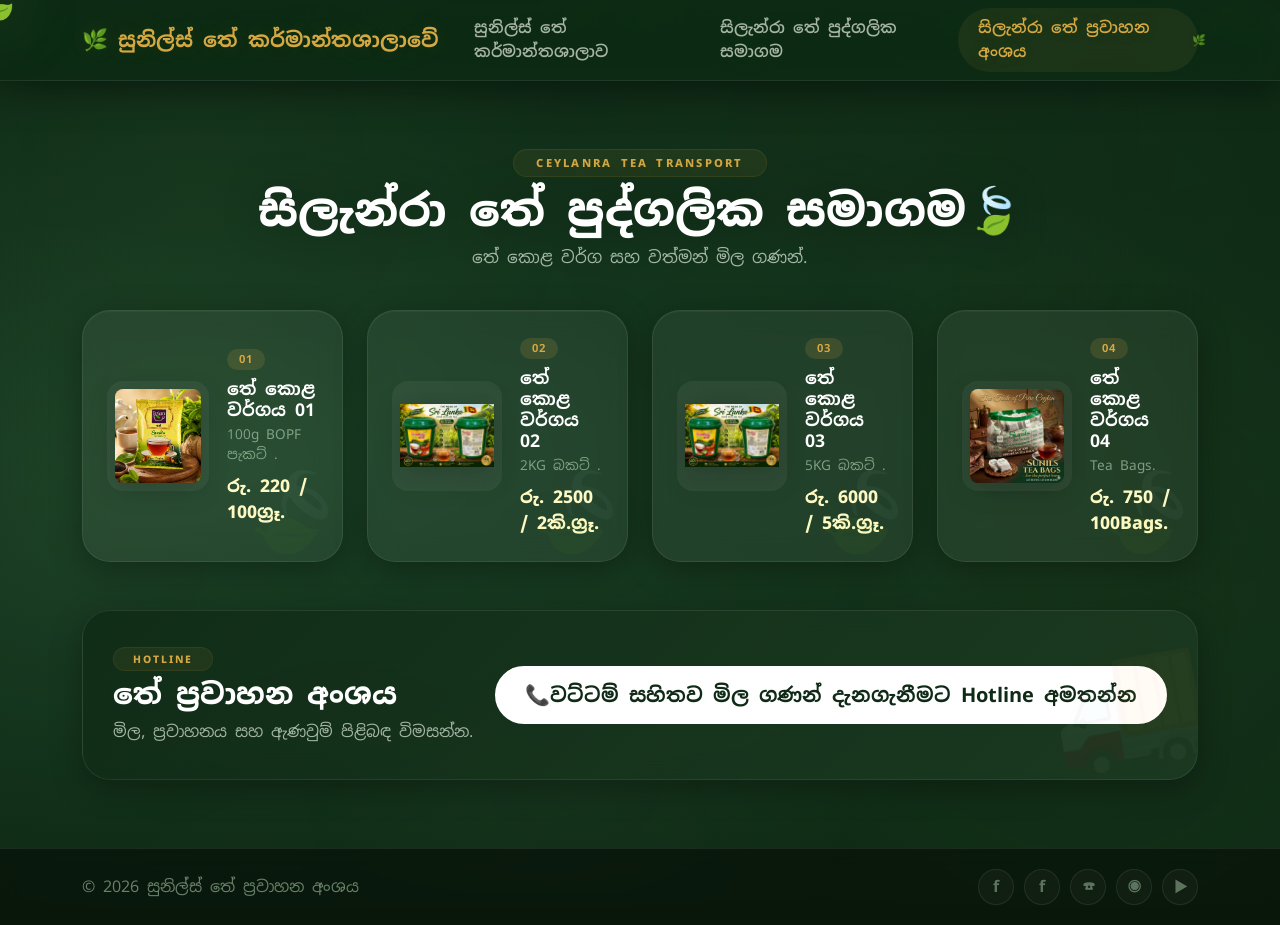
<file: transport.html>
<!DOCTYPE html>
<html lang="si">
<head>
    <meta charset="utf-8">
    <meta name="viewport" content="width=device-width, initial-scale=1">
    <title>සිලැන්රා තේ පුද්ගලික සමාගම</title>

    <!-- Bootstrap 5.3.2 + Icons + Fonts (theme consistent) -->
    <link href="https://cdn.jsdelivr.net/npm/bootstrap@5.3.2/dist/css/bootstrap.min.css" rel="stylesheet">
    <link href="https://cdn.jsdelivr.net/npm/bootstrap-icons@1.11.3/font/bootstrap-icons.min.css" rel="stylesheet">
    <link href="https://fonts.googleapis.com/css2?family=Noto+Sans+Sinhala:wght@300;400;500;600;700;800&family=Poppins:wght@300;400;500;600;700;800&display=swap" rel="stylesheet">

    <style>
        /* ===== ROOT VARIABLES (Sunils Tea Factory Theme) ===== */
        :root {
            --tea-dark: #0f2a16;
            --tea-mid: #1f4028;
            --tea-green: #4c8b3a;
            --tea-light: #75b843;
            --tea-pale: #a8d08a;
            --gold: #d4a843;
            --card-glass: rgba(255, 255, 255, 0.06);
            --border-glass: rgba(255, 255, 255, 0.08);
        }

        * {
            margin: 0;
            padding: 0;
            box-sizing: border-box;
        }

        body {
            font-family: 'Noto Sans Sinhala', 'Poppins', sans-serif;
            min-height: 100vh;
            background: radial-gradient(ellipse at 20% 50%, #1a4025 0%, var(--tea-dark) 70%);
            color: #e8f0e0;
            overflow-x: hidden;
            cursor: none;
            position: relative;
        }

        /* Full page leaf pattern overlay (pure CSS) */
        body::before {
            content: "";
            position: fixed;
            top: 0;
            left: 0;
            width: 100%;
            height: 100%;
            z-index: 0;
            pointer-events: none;
            background:
                radial-gradient(circle at 15% 20%, rgba(117, 184, 67, 0.04) 0%, transparent 30%),
                radial-gradient(circle at 85% 70%, rgba(117, 184, 67, 0.05) 0%, transparent 35%),
                radial-gradient(circle at 45% 85%, rgba(168, 208, 138, 0.03) 0%, transparent 28%),
                radial-gradient(circle at 70% 15%, rgba(75, 139, 58, 0.04) 0%, transparent 32%),
                radial-gradient(circle at 5% 60%, rgba(168, 208, 138, 0.03) 0%, transparent 25%),
                radial-gradient(circle at 95% 40%, rgba(75, 139, 58, 0.03) 0%, transparent 30%);
        }

        /* Floating leaf particles */
        .leaf-particle {
            position: fixed;
            font-size: 1.8rem;
            pointer-events: none;
            z-index: 0;
            opacity: 0.08;
            animation: leafFloat linear infinite;
            will-change: transform;
            filter: drop-shadow(0 0 8px rgba(117, 184, 67, 0.1));
        }

        @keyframes leafFloat {
            0% { transform: translateY(-20vh) rotate(0deg) scale(0.8); opacity: 0.02; }
            25% { transform: translateY(20vh) translateX(80px) rotate(90deg) scale(1.2); opacity: 0.12; }
            50% { transform: translateY(50vh) translateX(-60px) rotate(180deg) scale(0.9); opacity: 0.08; }
            75% { transform: translateY(75vh) translateX(90px) rotate(270deg) scale(1.1); opacity: 0.15; }
            100% { transform: translateY(110vh) translateX(-40px) rotate(360deg) scale(0.7); opacity: 0.02; }
        }

        /* Custom leaf cursor */
        #cursor-leaf {
            position: fixed;
            font-size: 2.2rem;
            pointer-events: none;
            z-index: 99999;
            filter: drop-shadow(0 0 30px rgba(117, 184, 67, 0.5));
            transform: translate(-50%, -50%);
            transition: transform 0.06s ease;
        }

        /* Trail leaves */
        .trail-leaf {
            position: fixed;
            pointer-events: none;
            z-index: 9998;
            font-size: 1rem;
            opacity: 0.6;
            transform: translate(-50%, -50%);
            filter: drop-shadow(0 0 8px rgba(117, 184, 67, 0.2));
            will-change: transform;
        }

        /* Falling leaves */
        .falling-leaf {
            position: fixed;
            top: -60px;
            pointer-events: none;
            z-index: 9997;
            font-size: 1.8rem;
            animation: fall linear forwards;
            will-change: transform;
            filter: drop-shadow(0 0 18px rgba(117, 184, 67, 0.2));
            opacity: 0.6;
        }

        @keyframes fall {
            0% { transform: translateY(-60px) translateX(0) rotate(0deg) scale(0.8); opacity: 0.8; }
            20% { transform: translateY(20vh) translateX(60px) rotate(120deg) scale(1.1); }
            40% { transform: translateY(40vh) translateX(-40px) rotate(240deg) scale(0.9); }
            60% { transform: translateY(60vh) translateX(70px) rotate(360deg) scale(1.05); }
            80% { transform: translateY(80vh) translateX(-30px) rotate(480deg) scale(0.95); }
            100% { transform: translateY(110vh) translateX(40px) rotate(600deg) scale(0.6); opacity: 0; }
        }

        /* Glass navbar */
        .glass-nav {
            background: rgba(15, 42, 22, 0.85);
            backdrop-filter: blur(18px) saturate(180%);
            border-bottom: 1px solid var(--border-glass);
            box-shadow: 0 4px 40px rgba(0, 0, 0, 0.5);
            z-index: 9996;
            position: relative;
        }
        .navbar-brand {
            font-weight: 800;
            color: var(--gold) !important;
            font-size: 1.3rem;
            display: flex;
            align-items: center;
            gap: 10px;
            transition: transform 0.2s;
            text-shadow: 0 0 20px rgba(212, 168, 67, 0.1);
        }
        .navbar-brand:hover { transform: translateX(-4px); }
        .nav-link {
            color: rgba(232, 240, 224, 0.7) !important;
            font-weight: 600;
            padding: 0.5rem 1.2rem !important;
            border-radius: 40px;
            transition: all 0.25s ease;
            position: relative;
        }
        .nav-link::after {
            content: "🌿";
            position: absolute;
            right: -8px;
            top: 50%;
            transform: translateY(-50%) scale(0);
            font-size: 0.7rem;
            opacity: 0;
            transition: all 0.3s ease;
        }
        .nav-link:hover::after,
        .nav-link.active::after {
            transform: translateY(-50%) scale(1);
            opacity: 0.8;
        }
        .nav-link:hover,
        .nav-link.active {
            color: var(--tea-pale) !important;
            background: rgba(117, 184, 67, 0.12);
            text-shadow: 0 0 20px rgba(117, 184, 67, 0.1);
        }
        .nav-link.active {
            color: var(--gold) !important;
            background: rgba(212, 168, 67, 0.08);
        }

        /* Section title */
        .section-title {
            text-align: center;
            padding: 20px 0 10px;
            position: relative;
            z-index: 1;
        }
        .section-title .eyebrow {
            font-size: 0.7rem;
            letter-spacing: 0.2em;
            font-weight: 800;
            color: var(--gold);
            text-transform: uppercase;
            background: rgba(212, 168, 67, 0.08);
            padding: 0.3rem 1.4rem;
            border-radius: 40px;
            border: 1px solid rgba(212, 168, 67, 0.1);
            display: inline-block;
            margin-bottom: 8px;
        }
        .section-title h1 {
            font-weight: 800;
            color: #ffffff;
            font-size: 2.8rem;
            line-height: 1.15;
            text-shadow: 0 0 40px rgba(0, 0, 0, 0.3);
        }
        .section-title h1::after {
            content: " 🍃";
            display: inline-block;
            animation: leafWiggle 4s ease-in-out infinite;
        }
        @keyframes leafWiggle {
            0%, 100% { transform: rotate(0deg); }
            50% { transform: rotate(15deg); }
        }
        .section-title p {
            font-size: 1.05rem;
            color: rgba(200, 215, 200, 0.8);
            max-width: 600px;
            margin: 0 auto;
        }

        /* Price grid */
        .price-grid {
            display: grid;
            grid-template-columns: repeat(auto-fit, minmax(260px, 1fr));
            gap: 24px;
            margin-top: 30px;
            position: relative;
            z-index: 1;
        }
        .price-card {
            background: var(--card-glass);
            backdrop-filter: blur(12px);
            border: 1px solid var(--border-glass);
            border-radius: 28px;
            padding: 24px;
            display: flex;
            gap: 18px;
            align-items: center;
            transition: all 0.35s cubic-bezier(0.34, 1.56, 0.64, 1);
            box-shadow: 0 8px 32px rgba(0, 0, 0, 0.3), inset 0 1px 0 rgba(255, 255, 255, 0.04);
            position: relative;
            overflow: hidden;
            color: #e8f0e0;
        }
        .price-card::before {
            content: "🍃";
            position: absolute;
            bottom: -10px;
            right: -5px;
            font-size: 5rem;
            opacity: 0.04;
            transform: rotate(25deg);
            pointer-events: none;
            transition: all 0.5s ease;
        }
        .price-card:hover::before {
            opacity: 0.12;
            transform: rotate(35deg) scale(1.1);
        }
        .price-card:hover {
            transform: translateY(-8px) scale(1.02);
            border-color: rgba(212, 168, 67, 0.2);
            box-shadow: 0 0 50px rgba(117, 184, 67, 0.06), 0 16px 48px rgba(0, 0, 0, 0.5), inset 0 1px 0 rgba(255, 255, 255, 0.06);
            background: rgba(30, 60, 35, 0.6);
        }
        .price-card img {
            width: 110px;
            height: 110px;
            object-fit: contain;
            border-radius: 1rem;
            padding: 8px;
            background: rgba(255, 255, 255, 0.05);
            filter: drop-shadow(0 6px 12px rgba(0, 0, 0, 0.2));
            transition: transform 0.3s ease;
        }
        .price-card:hover img {
            transform: scale(1.05);
        }
        .price-card .tag {
            display: inline-block;
            background: rgba(212, 168, 67, 0.15);
            color: var(--gold);
            padding: 2px 12px;
            border-radius: 40px;
            font-size: 0.7rem;
            font-weight: 700;
            letter-spacing: 0.1em;
            margin-bottom: 8px;
        }
        .price-card h3 {
            font-size: 1.1rem;
            font-weight: 700;
            color: #fff;
            margin-bottom: 4px;
        }
        .price-card p {
            font-size: 0.85rem;
            color: rgba(168, 200, 168, 0.7);
            margin-bottom: 8px;
        }
        .price-card strong {
            font-size: 1.1rem;
            color: #FEF9C3;
            font-weight: 800;
        }

        /* Hotline box */
        .hotline-box {
            background: linear-gradient(135deg, rgba(15, 42, 22, 0.8), rgba(30, 60, 35, 0.8));
            backdrop-filter: blur(12px);
            border: 1px solid var(--border-glass);
            border-radius: 28px;
            padding: 35px 30px;
            display: flex;
            flex-wrap: wrap;
            align-items: center;
            justify-content: space-between;
            gap: 20px;
            position: relative;
            z-index: 1;
            overflow: hidden;
            box-shadow: 0 8px 32px rgba(0, 0, 0, 0.3);
        }
        .hotline-box::before {
            content: "🚚";
            position: absolute;
            bottom: -20px;
            right: -10px;
            font-size: 8rem;
            opacity: 0.05;
            transform: rotate(-10deg);
            pointer-events: none;
        }
        .hotline-box .eyebrow {
            font-size: 0.65rem;
            letter-spacing: 0.18em;
            font-weight: 800;
            color: var(--gold);
            text-transform: uppercase;
            background: rgba(212, 168, 67, 0.08);
            padding: 0.2rem 1.2rem;
            border-radius: 40px;
            border: 1px solid rgba(212, 168, 67, 0.08);
            display: inline-block;
            margin-bottom: 6px;
        }
        .hotline-box h2 {
            font-weight: 800;
            color: #fff;
            font-size: 1.8rem;
            margin-bottom: 8px;
        }
        .hotline-box p {
            color: rgba(200, 215, 200, 0.8);
            margin-bottom: 0;
        }
        .btn-leaf {
            background: #ffffff;
            color: var(--tea-dark);
            font-weight: 700;
            padding: 12px 28px;
            border-radius: 50px;
            border: 2px solid #ffffff;
            transition: all 0.3s ease;
            cursor: none;
        }
        .btn-leaf:hover {
            background: transparent;
            color: #fff;
            transform: translateY(-3px);
            box-shadow: 0 10px 30px rgba(0, 0, 0, 0.3);
        }

        /* Footer */
        .footer {
            background: rgba(5, 13, 5, 0.6);
            backdrop-filter: blur(8px);
            color: rgba(168, 200, 168, 0.6);
            padding: 20px 0;
            border-top: 1px solid var(--border-glass);
            position: relative;
            z-index: 1;
            margin-top: 20px;
        }
        .socials {
            display: flex;
            gap: 10px;
        }
        .socials a {
            width: 36px;
            height: 36px;
            border-radius: 50%;
            background: rgba(255, 255, 255, 0.03);
            color: rgba(168, 200, 168, 0.5);
            display: grid;
            place-items: center;
            text-decoration: none;
            transition: all 0.25s ease;
            border: 1px solid var(--border-glass);
            cursor: none;
            font-weight: 700;
        }
        .socials a:hover {
            background: var(--gold);
            color: #0a140a;
            transform: translateY(-3px);
            box-shadow: 0 0 30px rgba(212, 168, 67, 0.15);
            border-color: var(--gold);
        }

        /* Responsive */
        @media (max-width: 768px) {
            .section-title h1 { font-size: 2rem; }
            .price-card { flex-direction: column; text-align: center; }
            .price-card img { width: 80px; height: 80px; }
            .hotline-box { justify-content: center; text-align: center; }
            #cursor-leaf { font-size: 1.6rem; }
            .trail-leaf { font-size: 0.8rem !important; }
        }
        @media (max-width: 480px) {
            .section-title h1 { font-size: 1.6rem; }
            .price-grid { grid-template-columns: 1fr; }
        }

        /* Scrollbar */
        ::-webkit-scrollbar { width: 4px; }
        ::-webkit-scrollbar-track { background: var(--tea-dark); }
        ::-webkit-scrollbar-thumb { background: var(--gold); border-radius: 10px; }
    </style>
</head>
<body>

    <!-- Cursor & leaf effects -->
    <div id="cursor-leaf">🍃</div>
    <div id="trail-container"></div>
    <div id="leaf-particles"></div>

    <!-- Navbar (theme consistent) -->
    <nav class="navbar navbar-expand-lg glass-nav sticky-top">
        <div class="container">
            <a class="navbar-brand fw-bold" href="index.html">🌿 සුනිල්ස් තේ කර්මාන්තශාලාවේ</a>
            <button class="navbar-toggler border-0" data-bs-toggle="collapse" data-bs-target="#nav">
                <span class="navbar-toggler-icon" style="filter: invert(0.8);"></span>
            </button>
            <div id="nav" class="collapse navbar-collapse">
                <ul class="navbar-nav ms-auto">
                    <li class="nav-item"><a class="nav-link" href="sunils.html">සුනිල්ස් තේ කර්මාන්තශාලාව</a></li>
                    <li class="nav-item"><a class="nav-link" href="sirendra.html">සිලැන්රා තේ පුද්ගලික සමාගම</a></li>
                    <li class="nav-item"><a class="nav-link active" href="transport.html">සිලැන්රා තේ ප්‍රවාහන අංශය</a></li>
                </ul>
            </div>
        </div>
    </nav>

    <!-- Main content (exactly as provided) -->
    <main class="container py-5">
        <div class="section-title">
            <span class="eyebrow">Ceylanra TEA TRANSPORT</span>
            <h1>සිලැන්රා තේ පුද්ගලික සමාගම</h1>
            <p>තේ කොළ වර්ග සහ වත්මන් මිල ගණන්.</p>
        </div>

        <div class="price-grid">
            <article class="price-card">
                <img src="assets/Tea-menu/products/100g.png" alt="100g BOPF">
                <div>
                    <span class="tag">01</span>
                    <h3>තේ කොළ වර්ගය 01</h3>
                    <p>100g  BOPF පැකට් .</p>
                    <strong>රු. 220 / 100ග්‍රෑ.</strong>
                </div>
            </article>
            <article class="price-card">
                <img src="assets/Tea-menu/products/Bucket.jpeg" alt="2KG Bucket">
                <div>
                    <span class="tag">02</span>
                    <h3>තේ කොළ වර්ගය 02</h3>
                    <p>2KG  බකට් .</p>
                    <strong>රු. 2500 / 2කි.ග්‍රෑ.</strong>
                </div>
            </article>
            <article class="price-card">
                <img src="assets/Tea-menu/products/Bucket.jpeg" alt="5KG Bucket">
                <div>
                    <span class="tag">03</span>
                    <h3>තේ කොළ වර්ගය 03</h3>
                    <p>5KG  බකට් .</p>
                    <strong>රු. 6000 / 5කි.ග්‍රෑ.</strong>
                </div>
            </article>
            <article class="price-card">
                <img src="assets/Tea-menu/products/teabag.png" alt="Tea Bags">
                <div>
                    <span class="tag">04</span>
                    <h3>තේ කොළ වර්ගය 04</h3>
                    <p>Tea Bags.</p>
                    <strong>රු. 750 / 100Bags.</strong>
                </div>
            </article>
        </div>

        <div class="hotline-box mt-5">
            <div>
                <span class="eyebrow">HOTLINE</span>
                <h2>තේ ප්‍රවාහන අංශය</h2>
                <p>මිල, ප්‍රවාහනය සහ ඇණවුම් පිළිබඳ විමසන්න.</p>
            </div>
            <a class="btn btn-leaf btn-lg" href="tel:+94773565765">
                📞වට්ටම් සහිතව මිල ගණන් දැනගැනීමට  Hotline අමතන්න
            </a>
        </div>
    </main>

    <!-- Footer (theme consistent) -->
    <footer class="footer">
        <div class="container d-flex flex-wrap justify-content-between align-items-center gap-3">
            <div>© 2026 සුනිල්ස් තේ ප්‍රවාහන අංශය</div>
            <div class="socials">
                <a href="#">f</a>
                <a href="#">f</a>
                <a href="tel:+94342269587">☎</a>
                <a href="https://wa.me/94763597334">◉</a>
                <a href="#">▶</a>
            </div>
        </div>
    </footer>

    <!-- Bootstrap JS -->
    <script src="https://cdn.jsdelivr.net/npm/bootstrap@5.3.2/dist/js/bootstrap.bundle.min.js"></script>

    <!-- Theme JS (leaf effects, cursor, trail, falling leaves) -->
    <script>
        (function() {
            "use strict";

            // Floating leaf particles
            const leafContainer = document.getElementById('leaf-particles');
            const leafEmojis = ['🍃', '🌿', '🍂', '🌱'];
            for (let i = 0; i < 30; i++) {
                const el = document.createElement('div');
                el.className = 'leaf-particle';
                el.textContent = leafEmojis[i % leafEmojis.length];
                el.style.fontSize = (1.2 + Math.random() * 2.2) + 'rem';
                el.style.left = (Math.random() * 100) + '%';
                el.style.animationDuration = (14 + Math.random() * 22) + 's';
                el.style.animationDelay = (Math.random() * 18) + 's';
                el.style.opacity = 0.03 + Math.random() * 0.08;
                leafContainer.appendChild(el);
            }

            // Custom cursor leaf
            const cursorLeaf = document.getElementById('cursor-leaf');
            document.addEventListener('mousemove', (e) => {
                cursorLeaf.style.left = e.clientX + 'px';
                cursorLeaf.style.top = e.clientY + 'px';
            });
            document.addEventListener('mouseleave', () => cursorLeaf.style.opacity = '0');
            document.addEventListener('mouseenter', () => cursorLeaf.style.opacity = '1');

            // Trail leaves
            const trailContainer = document.getElementById('trail-container');
            const trailLength = 14;
            let trailPositions = [];
            let trailElements = [];
            for (let i = 0; i < trailLength; i++) {
                const el = document.createElement('div');
                el.className = 'trail-leaf';
                el.textContent = ['🍃', '🌿', '🍂', '🌱'][i % 4];
                const scale = 1 - (i / trailLength) * 0.65;
                el.style.fontSize = `${20 * scale}px`;
                el.style.opacity = 0.7 - (i / trailLength) * 0.6;
                el.style.transform = `rotate(${i * 18}deg)`;
                trailContainer.appendChild(el);
                trailElements.push(el);
                trailPositions.push({ x: -100, y: -100 });
            }
            document.addEventListener('mousemove', (e) => {
                trailPositions.unshift({ x: e.clientX, y: e.clientY });
                trailPositions.pop();
            });
            let windAngle = 0;
            function updateTrail() {
                windAngle += 0.025;
                const wind = Math.sin(windAngle) * 16;
                trailElements.forEach((el, index) => {
                    const pos = trailPositions[index] || trailPositions[trailPositions.length - 1];
                    const delayOffset = index * 1.2;
                    const windOffset = wind * (1 + index * 0.15);
                    el.style.left = (pos.x + windOffset) + 'px';
                    el.style.top = (pos.y + delayOffset) + 'px';
                    el.style.transform = `rotate(${index * 22 + wind * 1.5}deg) scale(${1 - index * 0.035})`;
                });
                requestAnimationFrame(updateTrail);
            }
            updateTrail();

            // Falling leaves
            const fallingEmojis = ['🍃', '🌿', '🍂', '🌱'];
            function spawnFallingLeaf() {
                const leaf = document.createElement('div');
                leaf.className = 'falling-leaf';
                leaf.textContent = fallingEmojis[Math.floor(Math.random() * fallingEmojis.length)];
                leaf.style.fontSize = (1.4 + Math.random() * 2.2) + 'rem';
                leaf.style.left = (Math.random() * 100) + '%';
                const duration = 10 + Math.random() * 16;
                leaf.style.animationDuration = duration + 's';
                leaf.style.animationDelay = (Math.random() * 2) + 's';
                document.body.appendChild(leaf);
                setTimeout(() => { if (leaf.parentNode) leaf.remove(); }, (duration + 4) * 1000);
            }
            for (let i = 0; i < 15; i++) setTimeout(spawnFallingLeaf, i * 250);
            setInterval(() => {
                const count = 1 + Math.floor(Math.random() * 2);
                for (let i = 0; i < count; i++) setTimeout(spawnFallingLeaf, i * 200);
            }, 1200);
        })();
    </script>
</body>
</html>
</file>
